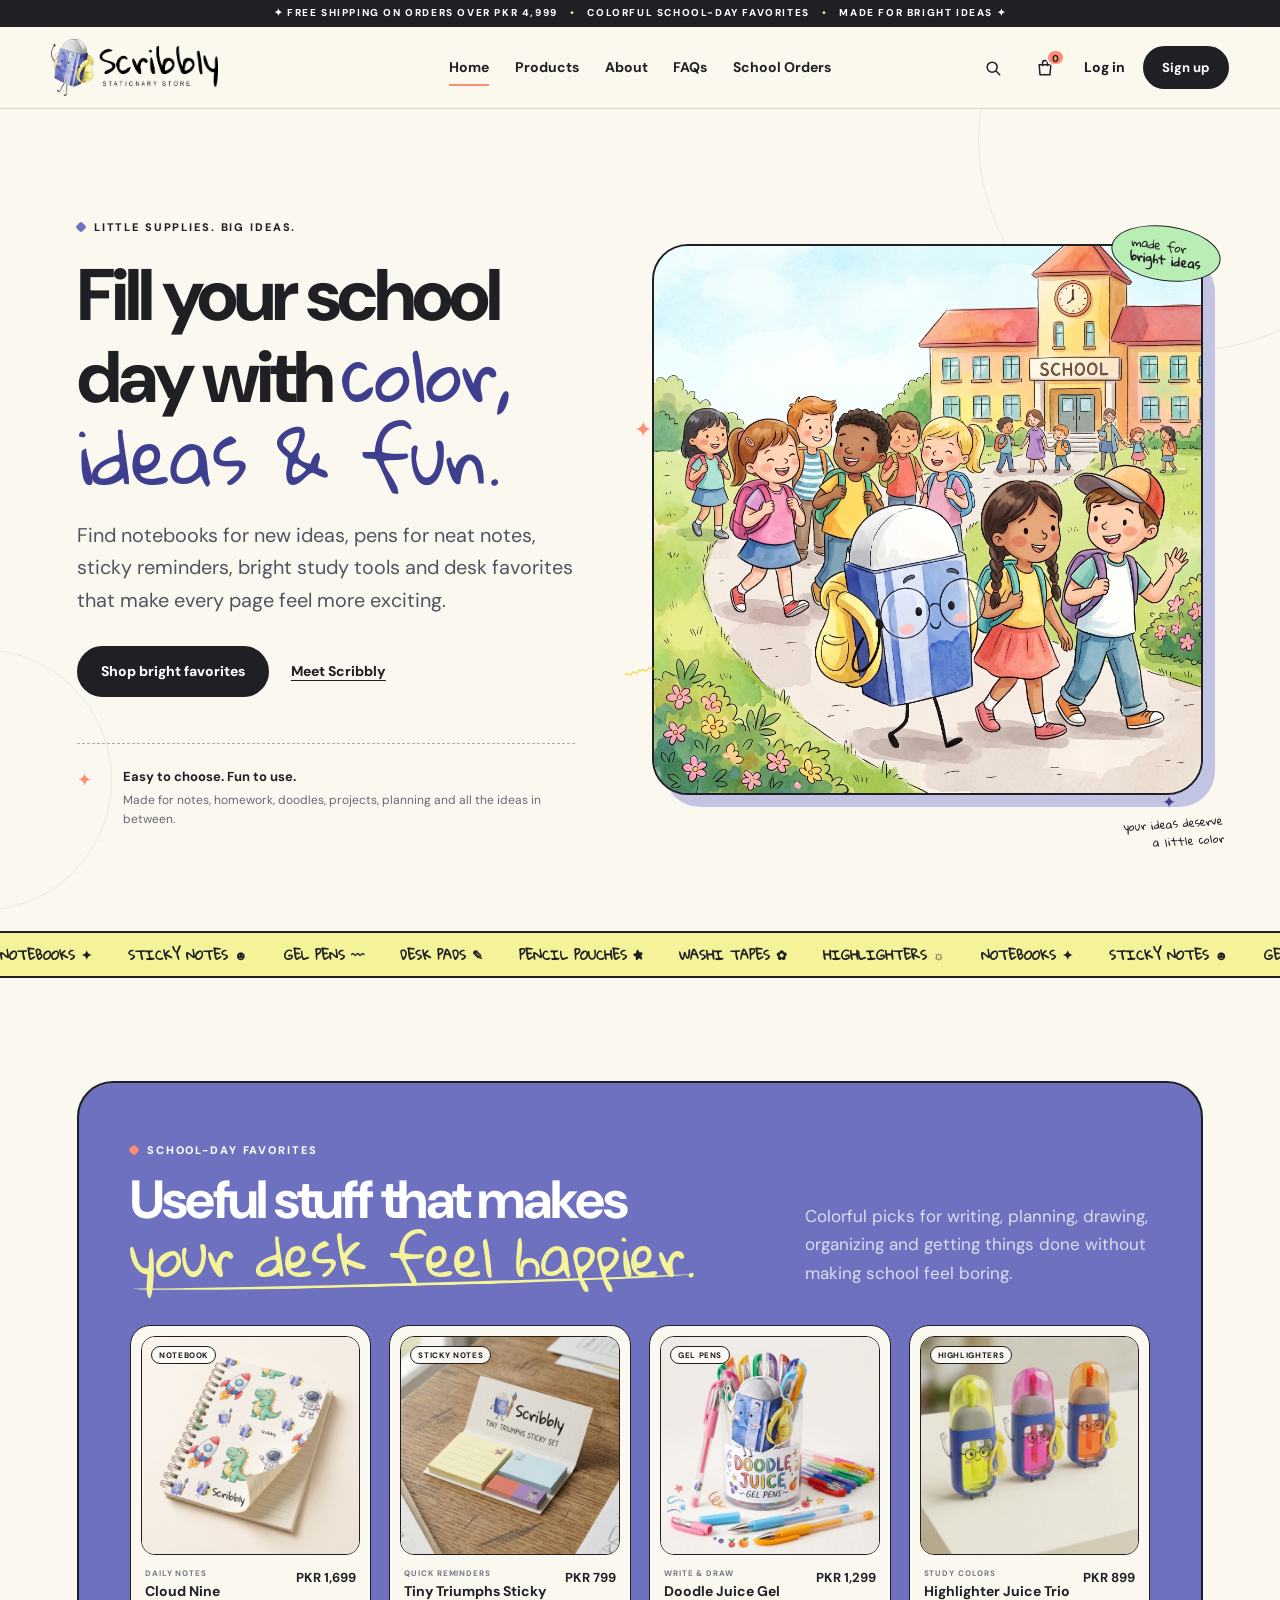
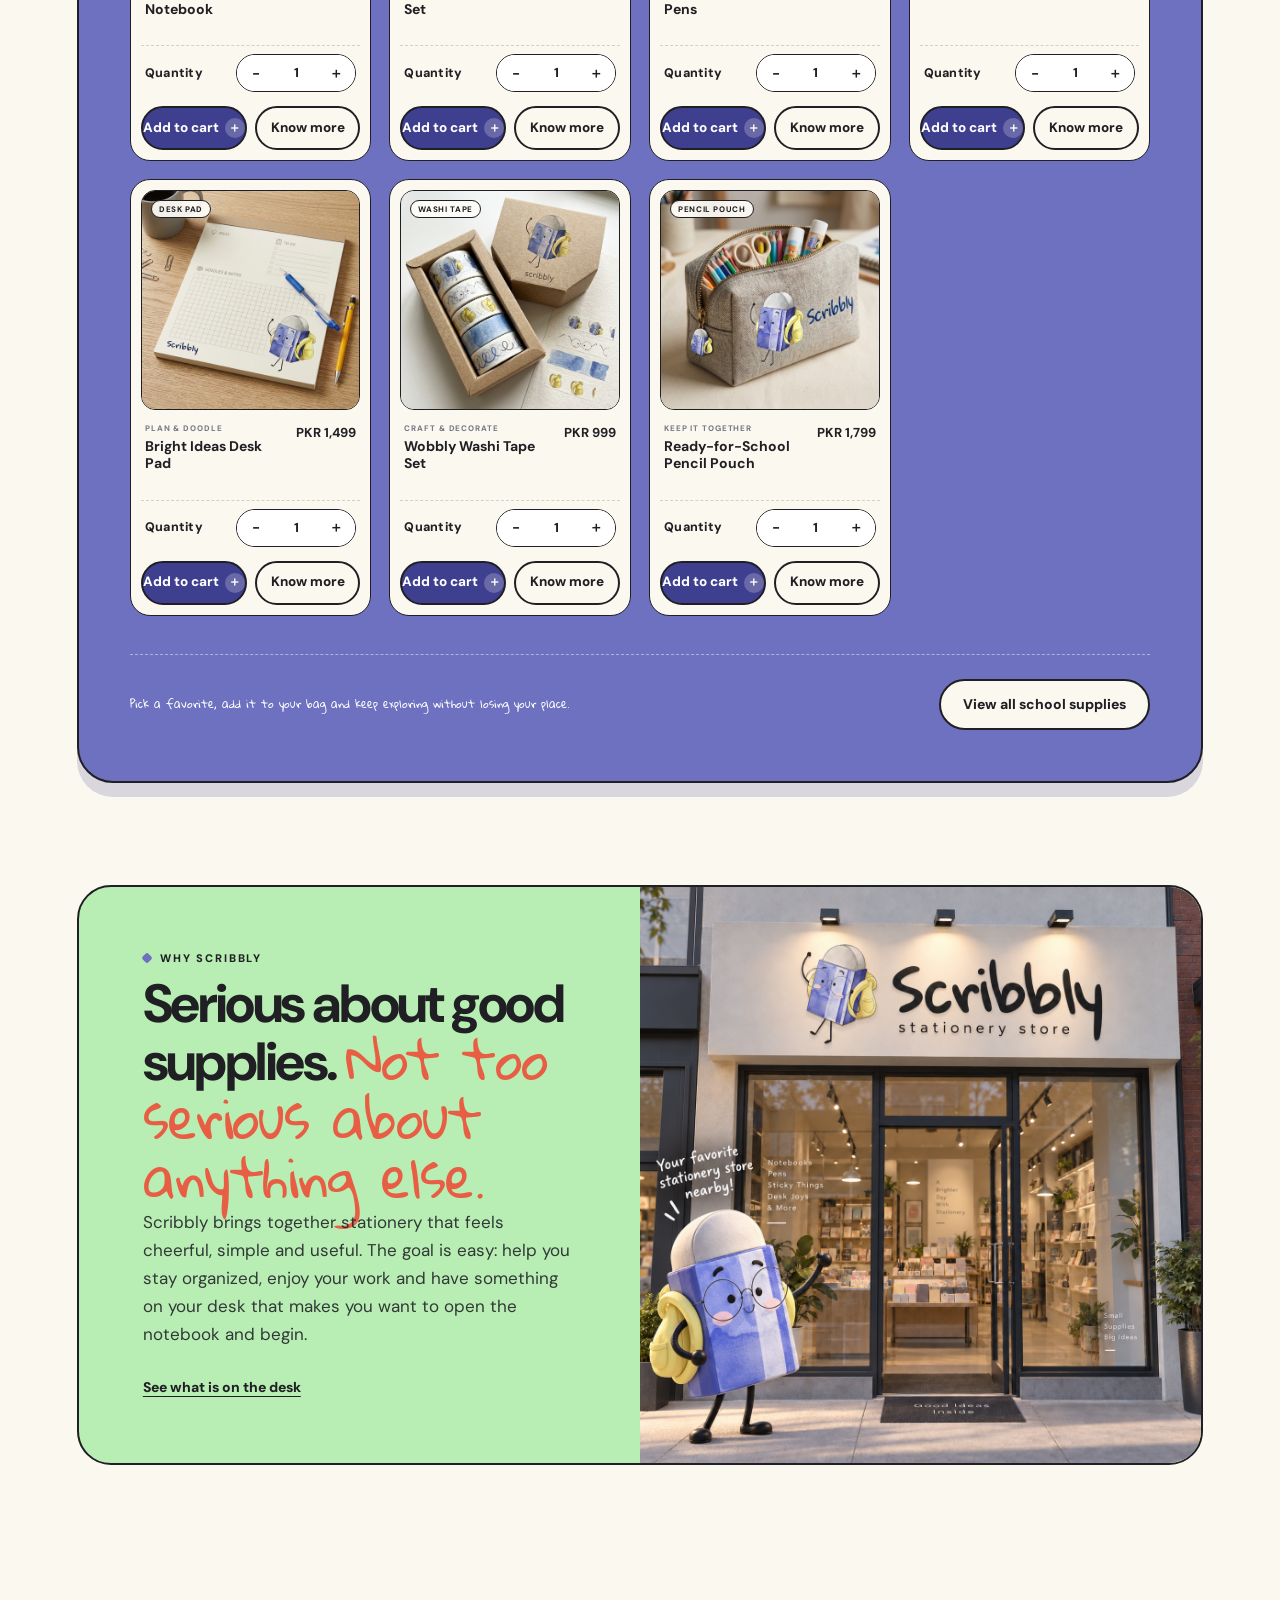
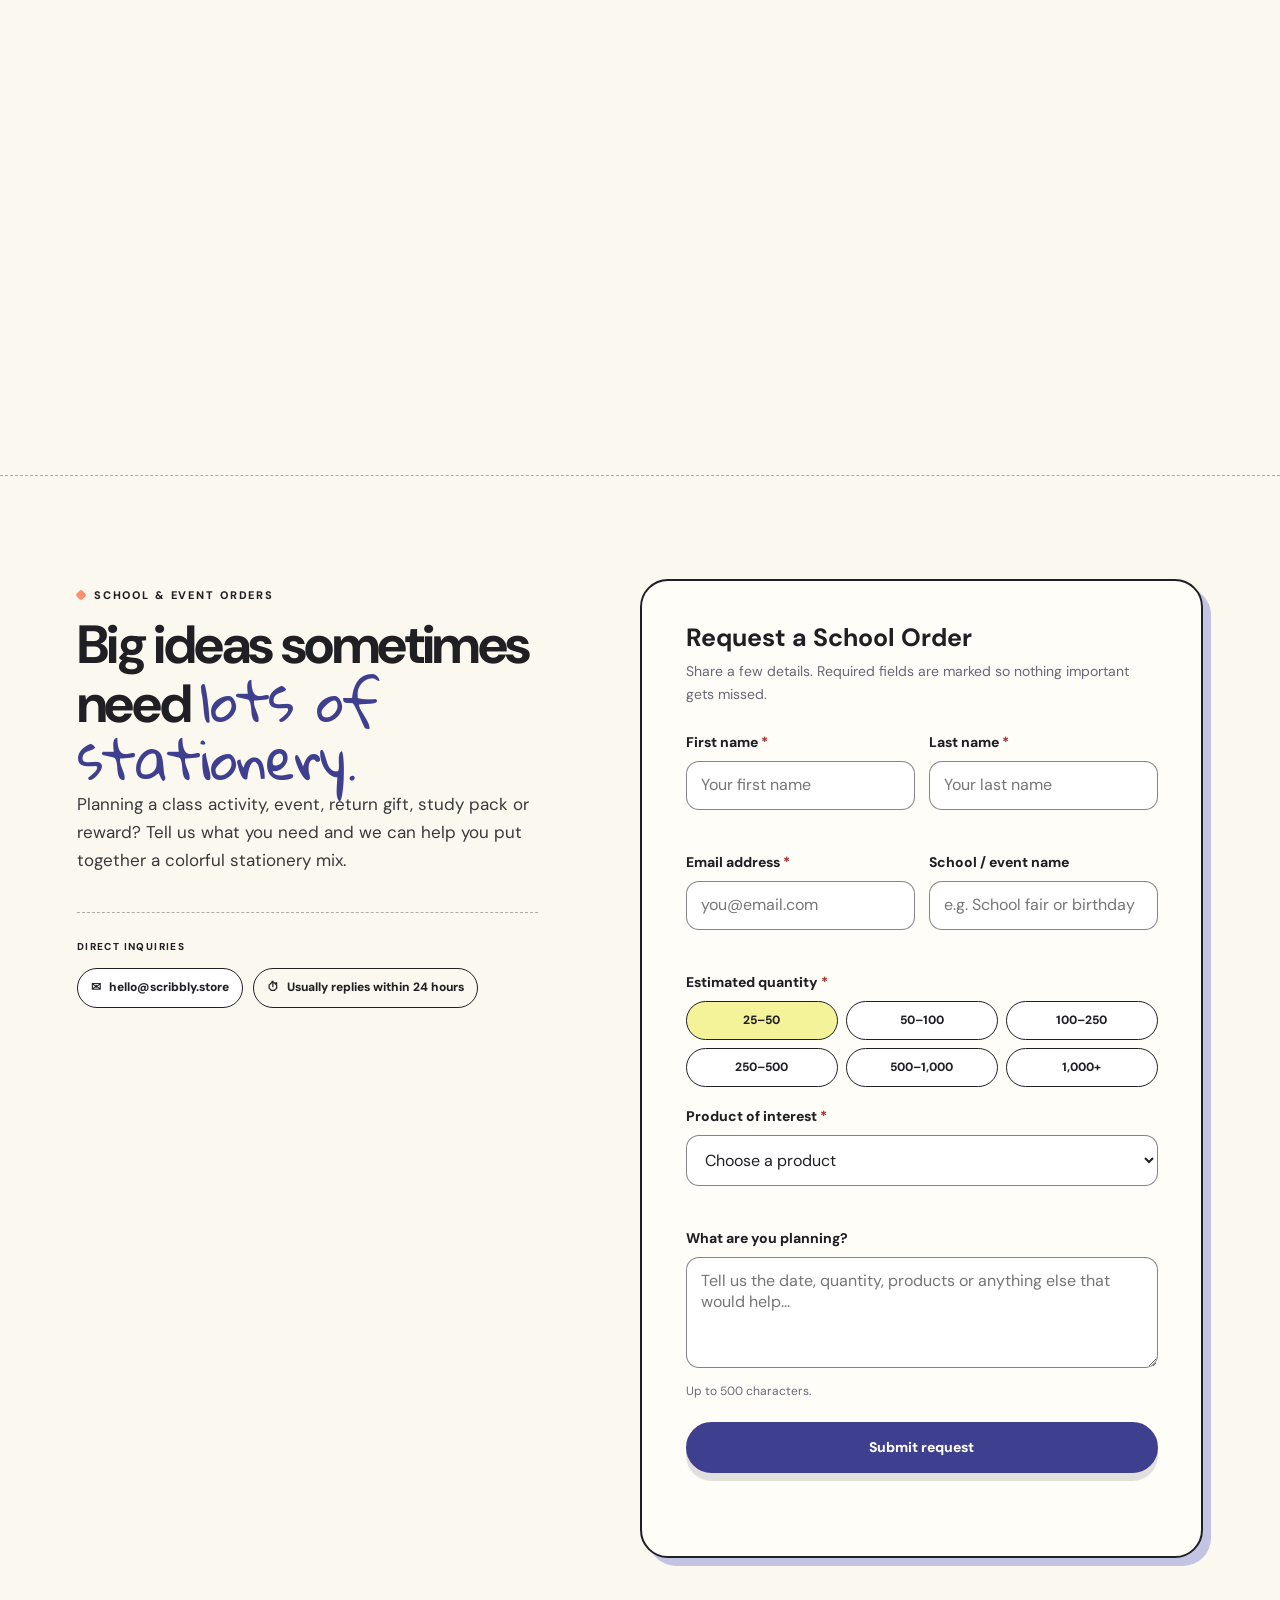
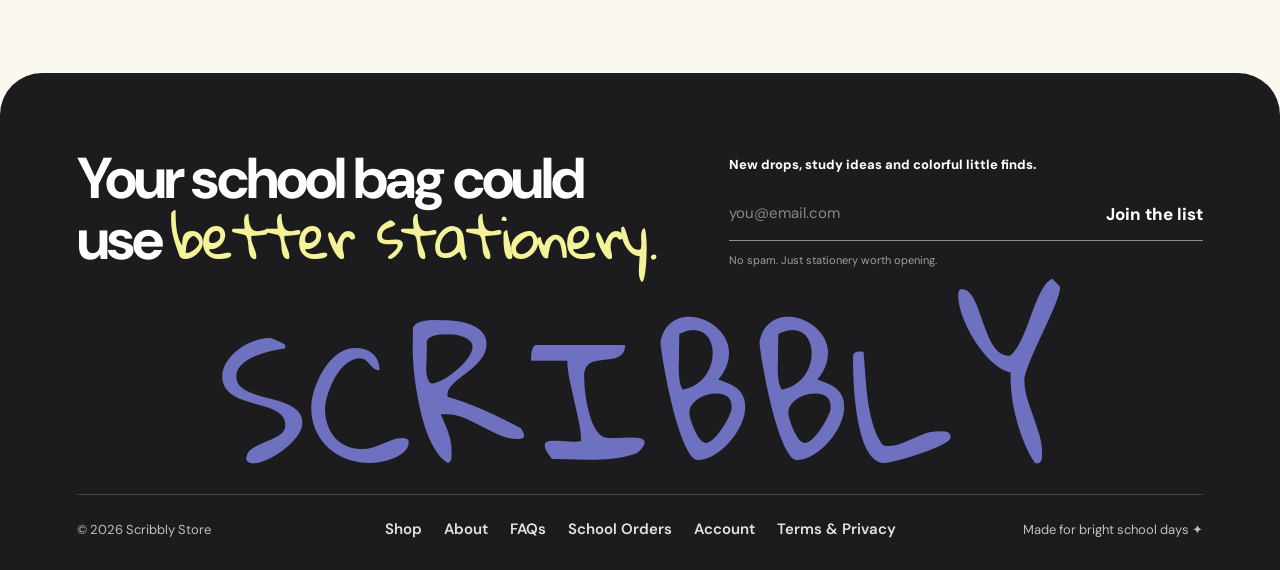
<file: index.html>
<!DOCTYPE html>
<html lang="en">

<head>
  <meta charset="UTF-8">
  <meta name="viewport" content="width=device-width, initial-scale=1.0">
  <meta name="theme-color" content="#6d71bf">
  <link rel="icon" type="image/png" href="img/favicon.png">
  <link rel="shortcut icon" href="favicon.ico">
  <link rel="preconnect" href="https://fonts.googleapis.com">
  <link rel="preconnect" href="https://fonts.gstatic.com" crossorigin>
  <link
    href="https://fonts.googleapis.com/css2?family=DM+Sans:wght@400;500;600;700;800&family=Gloria+Hallelujah&display=swap"
    rel="stylesheet">
  <link rel="stylesheet" href="styles.css">
  <meta name="description"
    content="Scribbly brings colorful notebooks, pens, sticky notes and school-day essentials that make learning, organizing and creating more fun.">
  <title>Scribbly — Bright Stationery for School Days</title>
</head>

<body>
  <div class="grain" aria-hidden="true"></div>
  <a class="skip-link" href="#mainContent">Skip to main content</a>
  <div class="announcement">✦ FREE SHIPPING ON ORDERS OVER PKR 4,999 <span>•</span> COLORFUL SCHOOL-DAY FAVORITES
    <span>•</span> MADE FOR BRIGHT IDEAS ✦</div>
  <header class="site-header">
    <a class="brand" href="index.html" aria-label="Scribbly home"><img src="img/logo-header.png"
        alt="Scribbly stationery store" class="brand-logo"></a>
    <nav class="main-nav" id="mainNav" aria-label="Primary navigation"><a class="active" aria-current="page"
        href="index.html">Home</a><a href="products.html">Products</a><a href="index.html#about">About</a><a
        href="index.html#faq">FAQs</a><a href="index.html#bulk">School Orders</a></nav>
    <div class="header-actions">
      <button class="icon-btn header-search" data-search-open aria-label="Search products"><svg viewBox="0 0 24 24"
          aria-hidden="true">
          <circle cx="11" cy="11" r="6"></circle>
          <path d="m16 16 4 4"></path>
        </svg></button>
      <a class="icon-btn bag-btn header-bag" href="cart.html" aria-label="Open shopping bag"><svg viewBox="0 0 24 24"
          aria-hidden="true">
          <path d="M5 8h14l-1 12H6L5 8Z"></path>
          <path d="M9 9V6a3 3 0 0 1 6 0v3"></path>
        </svg><span data-bag-count>0</span></a>
      <a class="login-link" href="login.html" data-auth="guest">Log in</a>
      <a class="btn btn-dark btn-small" href="signup.html" data-auth="guest">Sign up</a>
      <a class="login-link member-link" href="dashboard.html" data-auth="member" hidden>Dashboard</a>
      <button class="btn btn-dark btn-small logout-btn" type="button" data-auth="member" data-logout hidden>Log
        out</button>
    </div>
    <button class="menu-toggle" type="button" data-menu-toggle aria-label="Open navigation" aria-controls="mainNav"
      aria-expanded="false"><span></span><span></span></button>
  </header>
  <main id="mainContent">
    <section class="hero section-pad" id="home">
      <div class="hero-copy reveal">
        <div class="eyebrow"><span class="dot"></span> LITTLE SUPPLIES. BIG IDEAS.</div>
        <h1>Fill your school day with <span class="scribble-word">color, ideas & fun.</span></h1>
        <p>Find notebooks for new ideas, pens for neat notes, sticky reminders, bright study tools and desk favorites
          that make every page feel more exciting.</p>
        <div class="hero-actions"><a class="btn btn-dark magnetic" href="products.html">Shop bright favorites</a><a
            class="text-link" href="#about">Meet Scribbly</a></div>
        <div class="hero-note"><span class="mini-star">✦</span>
          <div><b>Easy to choose. Fun to use.</b><small>Made for notes, homework, doodles, projects, planning and all
              the ideas in between.</small></div>
        </div>
      </div>
      <div class="hero-art reveal" aria-label="Scribbly mascot with students outside school">
        <div class="hero-img-container"><img src="img/right sdie image updated.jpg"
            alt="Students outside school with the Scribbly mascot" class="hero-character-img"></div>
        <div class="sticker sticker-green">made for<br><b>bright ideas</b></div>
        <div class="spark s1">✦</div>
        <div class="spark s2">✦</div>
        <div class="wiggle wiggle-yellow">〰〰</div>
        <div class="hand-note">your ideas deserve<br>a little color</div>
      </div>
    </section>
    <div class="marquee" aria-hidden="true">
      <div class="marquee-track"><span>NOTEBOOKS ✦</span><span>STICKY NOTES ☻</span><span>GEL PENS 〰</span><span>DESK
          PADS ✎</span><span>PENCIL POUCHES ★</span><span>WASHI TAPES ✿</span><span>HIGHLIGHTERS ☼</span><span>NOTEBOOKS
          ✦</span><span>STICKY NOTES ☻</span><span>GEL PENS 〰</span><span>DESK PADS ✎</span><span>PENCIL POUCHES
          ★</span><span>WASHI TAPES ✿</span><span>HIGHLIGHTERS ☼</span></div>
    </div>
    <section class="products-section section-pad" id="products">
      <div class="products-card reveal">
        <div class="section-heading">
          <div><span class="eyebrow"><span class="dot orange"></span> SCHOOL-DAY FAVORITES</span>
            <h2>Useful stuff that makes <span class="scribble-underline">your desk feel happier.</span></h2>
          </div>
          <p>Colorful picks for writing, planning, drawing, organizing and getting things done without making school
            feel boring.</p>
        </div>
        <div class="product-grid">
          <article class="product-card reveal" data-product-id="cloud-nine-notebook"
            data-product-name="Cloud Nine Notebook" data-category="notebook">
            <a class="product-media" href="product.html?id=cloud-nine-notebook"
              aria-label="View Cloud Nine Notebook"><span class="badge">NOTEBOOK</span><img src="img/notebook.jpg"
                alt="Cloud Nine Notebook" class="product-image"></a>
            <div class="product-info">
              <div><small>DAILY NOTES</small>
                <h3><a href="product.html?id=cloud-nine-notebook">Cloud Nine Notebook</a></h3>
              </div><b>PKR 1,699</b>
            </div>
            <div class="card-qty-row">
              <span class="card-qty-label">Quantity</span>
              <div class="quantity-control card-qty-control">
                <button type="button" data-card-qty-minus aria-label="Decrease quantity">−</button>
                <output data-card-qty aria-live="polite">1</output>
                <button type="button" data-card-qty-plus aria-label="Increase quantity">＋</button>
              </div>
            </div>
            <div class="product-actions">
              <button class="add-btn" type="button" data-add-to-cart="cloud-nine-notebook"><span>Add to cart</span><strong aria-hidden="true">＋</strong></button>
              <a class="know-more-btn" href="product.html?id=cloud-nine-notebook"><span>Know more</span></a>
            </div>
          </article>
          <article class="product-card reveal" data-product-id="tiny-triumphs-sticky-set"
            data-product-name="Tiny Triumphs Sticky Set" data-category="sticky-notes">
            <a class="product-media" href="product.html?id=tiny-triumphs-sticky-set"
              aria-label="View Tiny Triumphs Sticky Set"><span class="badge">STICKY NOTES</span><img
                src="img/sticky set.png" alt="Tiny Triumphs Sticky Set" class="product-image"></a>
            <div class="product-info">
              <div><small>QUICK REMINDERS</small>
                <h3><a href="product.html?id=tiny-triumphs-sticky-set">Tiny Triumphs Sticky Set</a></h3>
              </div><b>PKR 799</b>
            </div>
            <div class="card-qty-row">
              <span class="card-qty-label">Quantity</span>
              <div class="quantity-control card-qty-control">
                <button type="button" data-card-qty-minus aria-label="Decrease quantity">−</button>
                <output data-card-qty aria-live="polite">1</output>
                <button type="button" data-card-qty-plus aria-label="Increase quantity">＋</button>
              </div>
            </div>
            <div class="product-actions">
              <button class="add-btn" type="button" data-add-to-cart="tiny-triumphs-sticky-set"><span>Add to cart</span><strong aria-hidden="true">＋</strong></button>
              <a class="know-more-btn" href="product.html?id=tiny-triumphs-sticky-set"><span>Know more</span></a>
            </div>
          </article>
          <article class="product-card reveal" data-product-id="doodle-juice-gel-pens"
            data-product-name="Doodle Juice Gel Pens" data-category="gel-pens">
            <a class="product-media" href="product.html?id=doodle-juice-gel-pens"
              aria-label="View Doodle Juice Gel Pens"><span class="badge">GEL PENS</span><img src="img/gel pens.png"
                alt="Doodle Juice Gel Pens" class="product-image"></a>
            <div class="product-info">
              <div><small>WRITE & DRAW</small>
                <h3><a href="product.html?id=doodle-juice-gel-pens">Doodle Juice Gel Pens</a></h3>
              </div><b>PKR 1,299</b>
            </div>
            <div class="card-qty-row">
              <span class="card-qty-label">Quantity</span>
              <div class="quantity-control card-qty-control">
                <button type="button" data-card-qty-minus aria-label="Decrease quantity">−</button>
                <output data-card-qty aria-live="polite">1</output>
                <button type="button" data-card-qty-plus aria-label="Increase quantity">＋</button>
              </div>
            </div>
            <div class="product-actions">
              <button class="add-btn" type="button" data-add-to-cart="doodle-juice-gel-pens"><span>Add to cart</span><strong aria-hidden="true">＋</strong></button>
              <a class="know-more-btn" href="product.html?id=doodle-juice-gel-pens"><span>Know more</span></a>
            </div>
          </article>
          <article class="product-card reveal" data-product-id="highlighter-juice-trio"
            data-product-name="Highlighter Juice Trio" data-category="highlighters">
            <a class="product-media" href="product.html?id=highlighter-juice-trio"
              aria-label="View Highlighter Juice Trio"><span class="badge">HIGHLIGHTERS</span><img
                src="img/highlighters.png" alt="Highlighter Juice Trio" class="product-image"></a>
            <div class="product-info">
              <div><small>STUDY COLORS</small>
                <h3><a href="product.html?id=highlighter-juice-trio">Highlighter Juice Trio</a></h3>
              </div><b>PKR 899</b>
            </div>
            <div class="card-qty-row">
              <span class="card-qty-label">Quantity</span>
              <div class="quantity-control card-qty-control">
                <button type="button" data-card-qty-minus aria-label="Decrease quantity">−</button>
                <output data-card-qty aria-live="polite">1</output>
                <button type="button" data-card-qty-plus aria-label="Increase quantity">＋</button>
              </div>
            </div>
            <div class="product-actions">
              <button class="add-btn" type="button" data-add-to-cart="highlighter-juice-trio"><span>Add to cart</span><strong aria-hidden="true">＋</strong></button>
              <a class="know-more-btn" href="product.html?id=highlighter-juice-trio"><span>Know more</span></a>
            </div>
          </article>
          <article class="product-card reveal" data-product-id="bright-ideas-desk-pad"
            data-product-name="Bright Ideas Desk Pad" data-category="desk-pad">
            <a class="product-media" href="product.html?id=bright-ideas-desk-pad"
              aria-label="View Bright Ideas Desk Pad"><span class="badge">DESK PAD</span><img src="img/pad.png"
                alt="Bright Ideas Desk Pad" class="product-image"></a>
            <div class="product-info">
              <div><small>PLAN & DOODLE</small>
                <h3><a href="product.html?id=bright-ideas-desk-pad">Bright Ideas Desk Pad</a></h3>
              </div><b>PKR 1,499</b>
            </div>
            <div class="card-qty-row">
              <span class="card-qty-label">Quantity</span>
              <div class="quantity-control card-qty-control">
                <button type="button" data-card-qty-minus aria-label="Decrease quantity">−</button>
                <output data-card-qty aria-live="polite">1</output>
                <button type="button" data-card-qty-plus aria-label="Increase quantity">＋</button>
              </div>
            </div>
            <div class="product-actions">
              <button class="add-btn" type="button" data-add-to-cart="bright-ideas-desk-pad"><span>Add to cart</span><strong aria-hidden="true">＋</strong></button>
              <a class="know-more-btn" href="product.html?id=bright-ideas-desk-pad"><span>Know more</span></a>
            </div>
          </article>
          <article class="product-card reveal" data-product-id="wobbly-washi-tape-set"
            data-product-name="Wobbly Washi Tape Set" data-category="washi-tape">
            <a class="product-media" href="product.html?id=wobbly-washi-tape-set"
              aria-label="View Wobbly Washi Tape Set"><span class="badge">WASHI TAPE</span><img src="img/tape sets.png"
                alt="Wobbly Washi Tape Set" class="product-image"></a>
            <div class="product-info">
              <div><small>CRAFT & DECORATE</small>
                <h3><a href="product.html?id=wobbly-washi-tape-set">Wobbly Washi Tape Set</a></h3>
              </div><b>PKR 999</b>
            </div>
            <div class="card-qty-row">
              <span class="card-qty-label">Quantity</span>
              <div class="quantity-control card-qty-control">
                <button type="button" data-card-qty-minus aria-label="Decrease quantity">−</button>
                <output data-card-qty aria-live="polite">1</output>
                <button type="button" data-card-qty-plus aria-label="Increase quantity">＋</button>
              </div>
            </div>
            <div class="product-actions">
              <button class="add-btn" type="button" data-add-to-cart="wobbly-washi-tape-set"><span>Add to cart</span><strong aria-hidden="true">＋</strong></button>
              <a class="know-more-btn" href="product.html?id=wobbly-washi-tape-set"><span>Know more</span></a>
            </div>
          </article>
          <article class="product-card reveal" data-product-id="ready-for-school-pencil-pouch"
            data-product-name="Ready-for-School Pencil Pouch" data-category="pencil-pouch">
            <a class="product-media" href="product.html?id=ready-for-school-pencil-pouch"
              aria-label="View Ready-for-School Pencil Pouch"><span class="badge">PENCIL POUCH</span><img
                src="img/pouch.png" alt="Ready-for-School Pencil Pouch" class="product-image"></a>
            <div class="product-info">
              <div><small>KEEP IT TOGETHER</small>
                <h3><a href="product.html?id=ready-for-school-pencil-pouch">Ready-for-School Pencil Pouch</a></h3>
              </div><b>PKR 1,799</b>
            </div>
            <div class="card-qty-row">
              <span class="card-qty-label">Quantity</span>
              <div class="quantity-control card-qty-control">
                <button type="button" data-card-qty-minus aria-label="Decrease quantity">−</button>
                <output data-card-qty aria-live="polite">1</output>
                <button type="button" data-card-qty-plus aria-label="Increase quantity">＋</button>
              </div>
            </div>
            <div class="product-actions">
              <button class="add-btn" type="button" data-add-to-cart="ready-for-school-pencil-pouch"><span>Add to cart</span><strong aria-hidden="true">＋</strong></button>
              <a class="know-more-btn" href="product.html?id=ready-for-school-pencil-pouch"><span>Know more</span></a>
            </div>
          </article>
        </div>
        <div class="product-footer">
          <p>Pick a favorite, add it to your bag and keep exploring without losing your place.</p><a
            class="btn btn-cream" href="products.html">View all school supplies</a>
        </div>
      </div>
    </section>
    <section class="about section-pad" id="about">
      <div class="about-card reveal">
        <div class="about-copy"><span class="eyebrow"><span class="dot"></span> WHY SCRIBBLY</span>
          <h2>Serious about good supplies. <span class="scribble-word orange-text">Not too serious about anything else.</span></h2>
          <p>Scribbly brings together stationery that feels cheerful, simple and useful. The goal is easy: help you stay
            organized, enjoy your work and have something on your desk that makes you want to open the notebook and
            begin.</p><a class="text-link" href="products.html">See what is on the desk</a>
        </div>
        <div class="about-visual"><img src="img/about image right side.png"
            alt="Scribbly stationery store with mascot outside" class="about-image"></div>
      </div>
    </section>
    <section class="faq section-pad" id="faq">
      <div class="faq-intro reveal"><span class="eyebrow"><span class="dot orange"></span> ASK AWAY</span>
        <h2>Questions, <span class="scribble-underline">scribbles & answers.</span></h2>
        <p>Need a quick answer before you choose your stationery? Start here, or send us a message if you need more
          help.</p><a class="btn btn-dark" href="mailto:hello@scribbly.store">Ask Scribbly</a>
      </div>
      <div class="faq-list reveal">
        <article class="faq-item open"><button type="button" aria-expanded="true"><span>01</span><b>Do you deliver
              across Pakistan?</b><i>−</i></button>
          <div class="faq-answer">
            <p>Yes. We deliver to major cities and many other areas across Pakistan. Delivery charges and estimated
              timing are shown before an order is confirmed.</p>
          </div>
        </article>
        <article class="faq-item"><button type="button" aria-expanded="false"><span>02</span><b>Are these supplies easy
              to use every day?</b><i>＋</i></button>
          <div class="faq-answer">
            <p>Yes. They are picked for everyday writing, homework, projects, drawing, planning and organizing, with
              simple designs that are easy to understand.</p>
          </div>
        </article>
        <article class="faq-item"><button type="button" aria-expanded="false"><span>03</span><b>Can I send Scribbly as a
              gift?</b><i>＋</i></button>
          <div class="faq-answer">
            <p>Yes. Scribbly works well as a birthday, reward or school-day surprise. A short note can make it feel even
              more special.</p>
          </div>
        </article>
        <article class="faq-item"><button type="button" aria-expanded="false"><span>04</span><b>What if something
              arrives damaged?</b><i>＋</i></button>
          <div class="faq-answer">
            <p>Send us your order details and a clear photo. We will explain the next step clearly so you are never left
              wondering what to do.</p>
          </div>
        </article>
      </div>
    </section>
    <section class="bulk-section section-pad" id="bulk">
      <div class="bulk-wrap reveal">
        <div class="bulk-info"><span class="eyebrow"><span class="dot orange"></span> SCHOOL & EVENT ORDERS</span>
          <h2>Big ideas sometimes need <span class="scribble-word">lots of stationery.</span></h2>
          <p>Planning a class activity, event, return gift, study pack or reward? Tell us what you need and we can help
            you put together a colorful stationery mix.</p>
          <div class="direct-contact" id="contact"><span class="direct-title">Direct inquiries</span>
            <div class="contact-chips"><a href="mailto:hello@scribbly.store" class="contact-chip"><span>✉</span>
                hello@scribbly.store</a><span class="contact-chip note"><span>⏱</span> Usually replies within 24
                hours</span></div>
          </div>
        </div>
        <div class="bulk-form-card">
          <div class="bulk-form-header">
            <h3>Request a School Order</h3>
            <p>Share a few details. Required fields are marked so nothing important gets missed.</p>
          </div>
          <form class="bulk-form" id="bulkForm" novalidate>
            <div class="form-grid-2">
              <div class="input-field"><label for="bulkFirstName">First name <span class="req">*</span></label><input
                  type="text" id="bulkFirstName" name="firstName" placeholder="Your first name"
                  autocomplete="given-name" required><small class="field-error" data-error-for="bulkFirstName"></small>
              </div>
              <div class="input-field"><label for="bulkLastName">Last name <span class="req">*</span></label><input
                  type="text" id="bulkLastName" name="lastName" placeholder="Your last name" autocomplete="family-name"
                  required><small class="field-error" data-error-for="bulkLastName"></small></div>
            </div>
            <div class="form-grid-2">
              <div class="input-field"><label for="bulkEmail">Email address <span class="req">*</span></label><input
                  type="email" id="bulkEmail" name="email" placeholder="you@email.com" autocomplete="email"
                  required><small class="field-error" data-error-for="bulkEmail"></small></div>
              <div class="input-field"><label for="bulkCompany">School / event name</label><input type="text"
                  id="bulkCompany" name="company" placeholder="e.g. School fair or birthday"></div>
            </div>
            <div class="input-field"><label>Estimated quantity <span class="req">*</span></label>
              <div class="qty-pills" id="qtyPills"><button type="button" class="qty-pill active" data-qty="25–50"
                  aria-pressed="true">25–50</button><button type="button" class="qty-pill" data-qty="50–100"
                  aria-pressed="false">50–100</button><button type="button" class="qty-pill" data-qty="100–250"
                  aria-pressed="false">100–250</button><button type="button" class="qty-pill" data-qty="250–500"
                  aria-pressed="false">250–500</button><button type="button" class="qty-pill" data-qty="500–1,000"
                  aria-pressed="false">500–1,000</button><button type="button" class="qty-pill" data-qty="1,000+"
                  aria-pressed="false">1,000+</button></div>
            </div>
            <div class="input-field"><label for="bulkProduct">Product of interest <span
                  class="req">*</span></label><select id="bulkProduct" required>
                <option value="">Choose a product</option>
                <option>Cloud Nine Notebooks</option>
                <option>Doodle Juice Gel Pens</option>
                <option>Tiny Triumphs Sticky Sets</option>
                <option>Highlighter Juice Trios</option>
                <option>Mixed Stationery Bundle</option>
              </select><small class="field-error" data-error-for="bulkProduct"></small></div>
            <div class="input-field"><label for="bulkNotes">What are you planning?</label><textarea id="bulkNotes"
                rows="4" maxlength="500"
                placeholder="Tell us the date, quantity, products or anything else that would help..."></textarea><small
                class="helper-text">Up to 500 characters.</small></div>
            <button type="submit" class="btn btn-primary bulk-submit">Submit request</button>
            <p class="form-status" data-bulk-status aria-live="polite"></p>
          </form>
        </div>
      </div>
    </section>
  </main>
  <footer class="site-footer">
    <div class="footer-top">
      <div class="footer-copy">
        <h2>Your school bag could use <span>better stationery.</span></h2>
      </div>
      <form class="newsletter" data-newsletter-form novalidate>
        <label for="footerEmail">New drops, study ideas and colorful little finds.</label>
        <div><input id="footerEmail" name="email" type="email" placeholder="you@email.com" autocomplete="email"
            required><button type="submit">Join the list</button></div>
        <small data-newsletter-msg>No spam. Just stationery worth opening.</small>
      </form>
    </div>
    <div class="footer-word" aria-hidden="true">SCRIBBLY</div>
    <div class="footer-bottom"><span>© 2026 Scribbly Store</span>
      <div><a href="products.html">Shop</a><a href="index.html#about">About</a><a href="index.html#faq">FAQs</a><a
          href="index.html#bulk">School Orders</a><a
          href="dashboard.html">Account</a><a
          href="terms.html">Terms & Privacy</a></div><span>Made for bright school days ✦</span>
    </div>
  </footer>
  <div class="search-overlay" data-search-overlay aria-hidden="true">
    <button class="search-close" type="button" data-search-close aria-label="Close search">×</button>
    <div class="search-box"><span>search scribbly</span><label class="sr-only" for="globalSearch">Search
        products</label><input id="globalSearch" data-search-input type="search" placeholder="Try “notebook”...">
      <p data-search-hint>Popular: notebook, gel pens, sticky notes, pouch</p><a class="text-link search-all-link"
        href="products.html">Browse all products</a>
    </div>
  </div>
  <div class="toast" data-toast role="status" aria-live="polite"><span data-toast-message>Done ✦</span><button
      type="button" data-toast-action hidden>Undo</button></div>
  <script src="script.js"></script>
</body>

</html>
</file>
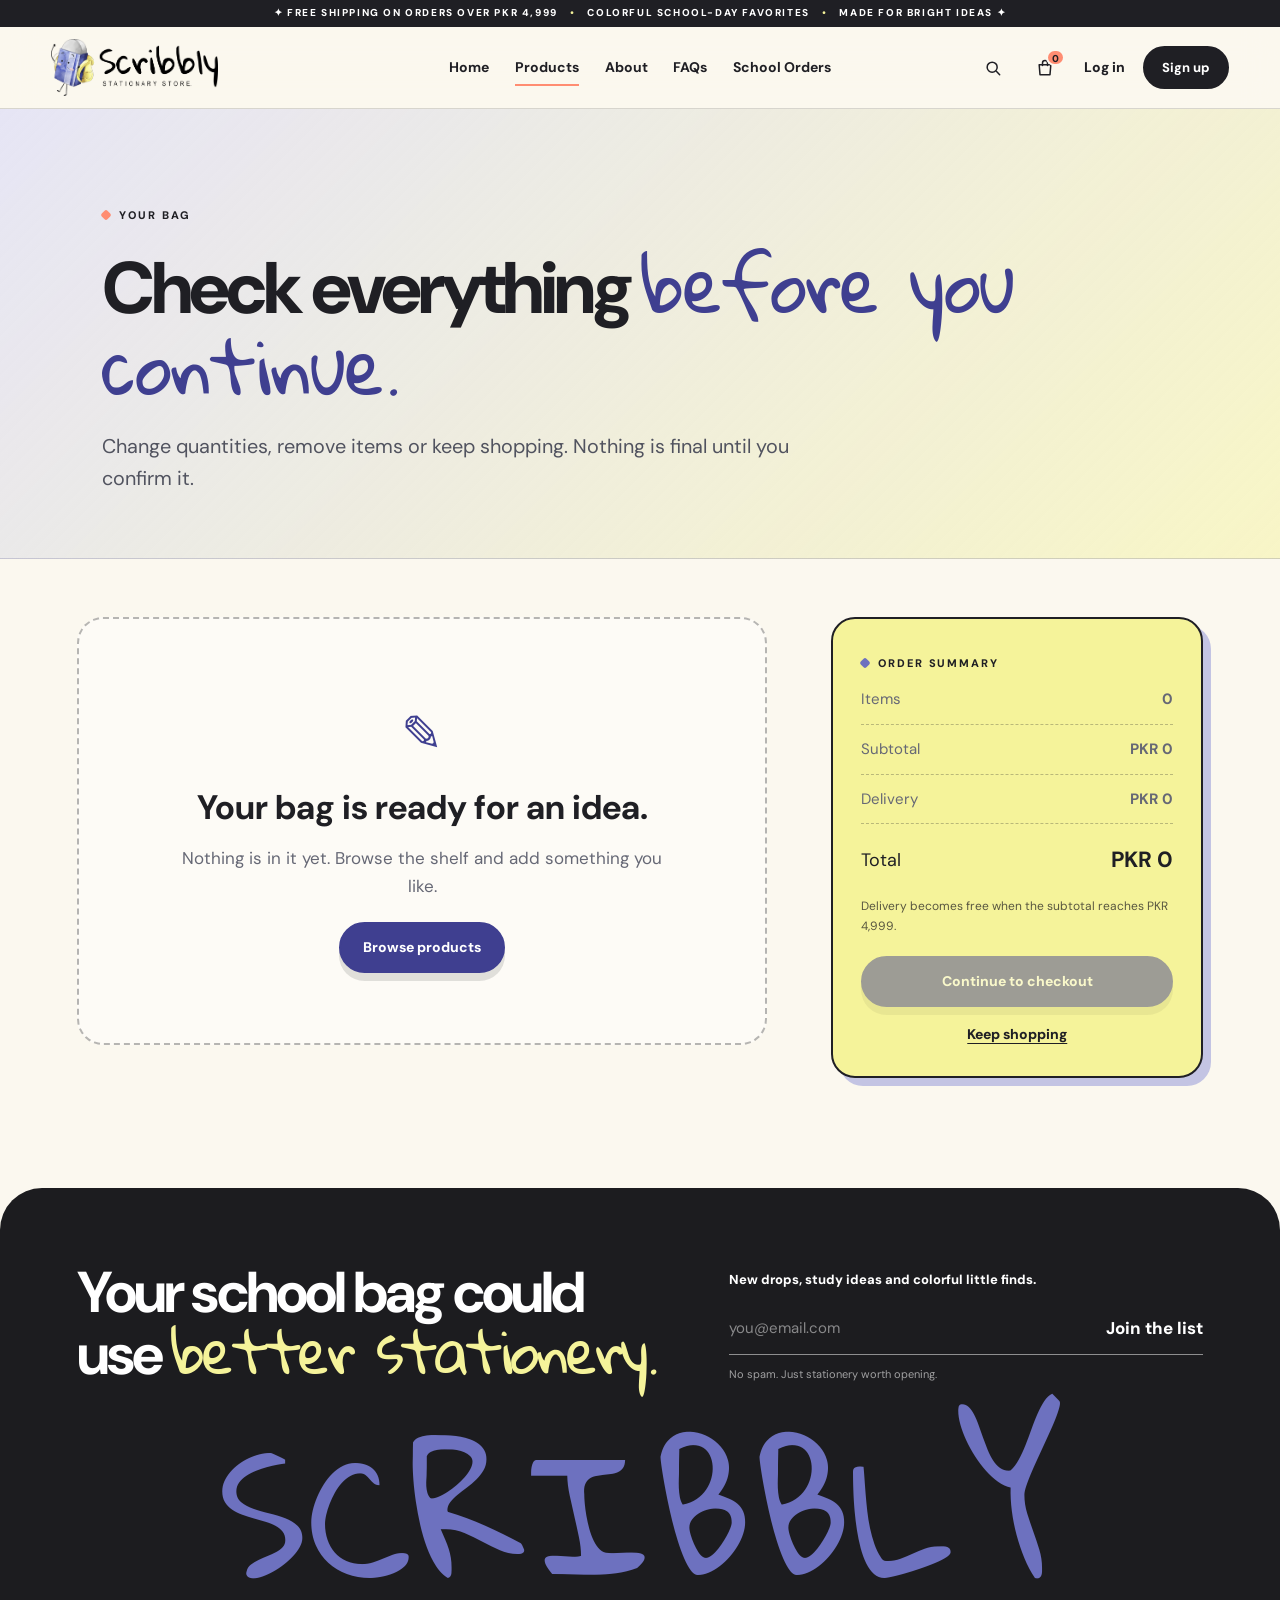
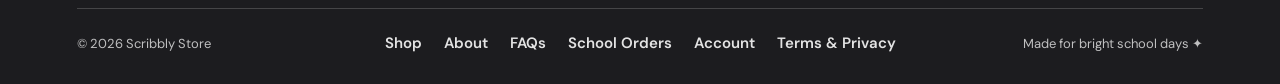
<file: cart.html>
<!DOCTYPE html><html lang="en"><head><meta charset="UTF-8">
  <meta name="viewport" content="width=device-width, initial-scale=1.0">
  <meta name="theme-color" content="#6d71bf">
  <link rel="icon" type="image/png" href="img/favicon.png">
  <link rel="shortcut icon" href="favicon.ico">
  <link rel="preconnect" href="https://fonts.googleapis.com">
  <link rel="preconnect" href="https://fonts.gstatic.com" crossorigin>
  <link href="https://fonts.googleapis.com/css2?family=DM+Sans:wght@400;500;600;700;800&family=Gloria+Hallelujah&display=swap" rel="stylesheet">
  <link rel="stylesheet" href="styles.css"><meta name="description" content="Review and update your Scribbly shopping bag."><title>Your Bag — Scribbly</title></head><body><div class="grain" aria-hidden="true"></div><a class="skip-link" href="#mainContent">Skip to main content</a>
  <div class="announcement">✦ FREE SHIPPING ON ORDERS OVER PKR 4,999 <span>•</span> COLORFUL SCHOOL-DAY FAVORITES <span>•</span> MADE FOR BRIGHT IDEAS ✦</div>
  <header class="site-header">
    <a class="brand" href="index.html" aria-label="Scribbly home"><img src="img/logo-header.png" alt="Scribbly stationery store" class="brand-logo"></a>
    <nav class="main-nav" id="mainNav" aria-label="Primary navigation"><a  href="index.html">Home</a><a class="active" aria-current="page" href="products.html">Products</a><a  href="index.html#about">About</a><a  href="index.html#faq">FAQs</a><a  href="index.html#bulk">School Orders</a></nav>
    <div class="header-actions">
      <button class="icon-btn header-search" data-search-open aria-label="Search products"><svg viewBox="0 0 24 24" aria-hidden="true"><circle cx="11" cy="11" r="6"></circle><path d="m16 16 4 4"></path></svg></button>
      <a class="icon-btn bag-btn header-bag" href="cart.html" aria-label="Open shopping bag"><svg viewBox="0 0 24 24" aria-hidden="true"><path d="M5 8h14l-1 12H6L5 8Z"></path><path d="M9 9V6a3 3 0 0 1 6 0v3"></path></svg><span data-bag-count>0</span></a>
      <a class="login-link" href="login.html" data-auth="guest">Log in</a>
      <a class="btn btn-dark btn-small" href="signup.html" data-auth="guest">Sign up</a>
      <a class="login-link member-link" href="dashboard.html" data-auth="member" hidden>Dashboard</a>
      <button class="btn btn-dark btn-small logout-btn" type="button" data-auth="member" data-logout hidden>Log out</button>
    </div>
    <button class="menu-toggle" type="button" data-menu-toggle aria-label="Open navigation" aria-controls="mainNav" aria-expanded="false"><span></span><span></span></button>
  </header><main id="mainContent" class="inner-main"><section class="page-hero mini-hero"><span class="eyebrow"><span class="dot orange"></span> YOUR BAG</span><h1>Check everything <span class="scribble-word">before you continue.</span></h1><p>Change quantities, remove items or keep shopping. Nothing is final until you confirm it.</p></section><section class="cart-layout section-pad"><div class="cart-list" data-cart-list></div><aside class="cart-summary" data-cart-summary><span class="eyebrow"><span class="dot"></span> ORDER SUMMARY</span><div class="summary-row"><span>Items</span><b data-summary-items>0</b></div><div class="summary-row"><span>Subtotal</span><b data-summary-subtotal>PKR 0</b></div><div class="summary-row"><span>Delivery</span><b data-summary-delivery>PKR 250</b></div><div class="summary-total"><span>Total</span><strong data-summary-total>PKR 250</strong></div><p class="summary-note">Delivery becomes free when the subtotal reaches PKR 4,999.</p><a class="btn btn-primary summary-cta" href="checkout.html" data-checkout-link>Continue to checkout</a><a class="text-link summary-shop" href="products.html">Keep shopping</a></aside></section></main><footer class="site-footer">
    <div class="footer-top">
      <div class="footer-copy"><h2>Your school bag could use <span>better stationery.</span></h2></div>
      <form class="newsletter" data-newsletter-form novalidate>
        <label for="footerEmail">New drops, study ideas and colorful little finds.</label>
        <div><input id="footerEmail" name="email" type="email" placeholder="you@email.com" autocomplete="email" required><button type="submit">Join the list</button></div>
        <small data-newsletter-msg>No spam. Just stationery worth opening.</small>
      </form>
    </div>
    <div class="footer-word" aria-hidden="true">SCRIBBLY</div>
    <div class="footer-bottom"><span>© 2026 Scribbly Store</span><div><a href="products.html">Shop</a><a href="index.html#about">About</a><a href="index.html#faq">FAQs</a><a href="index.html#bulk">School Orders</a><a href="dashboard.html">Account</a><a href="terms.html">Terms & Privacy</a></div><span>Made for bright school days ✦</span></div>
  </footer><div class="search-overlay" data-search-overlay aria-hidden="true">
    <button class="search-close" type="button" data-search-close aria-label="Close search">×</button>
    <div class="search-box"><span>search scribbly</span><label class="sr-only" for="globalSearch">Search products</label><input id="globalSearch" data-search-input type="search" placeholder="Try “notebook”..."><p data-search-hint>Popular: notebook, gel pens, sticky notes, pouch</p><a class="text-link search-all-link" href="products.html">Browse all products</a></div>
  </div>
  <div class="toast" data-toast role="status" aria-live="polite"><span data-toast-message>Done ✦</span><button type="button" data-toast-action hidden>Undo</button></div><script src="script.js"></script></body></html>
</file>
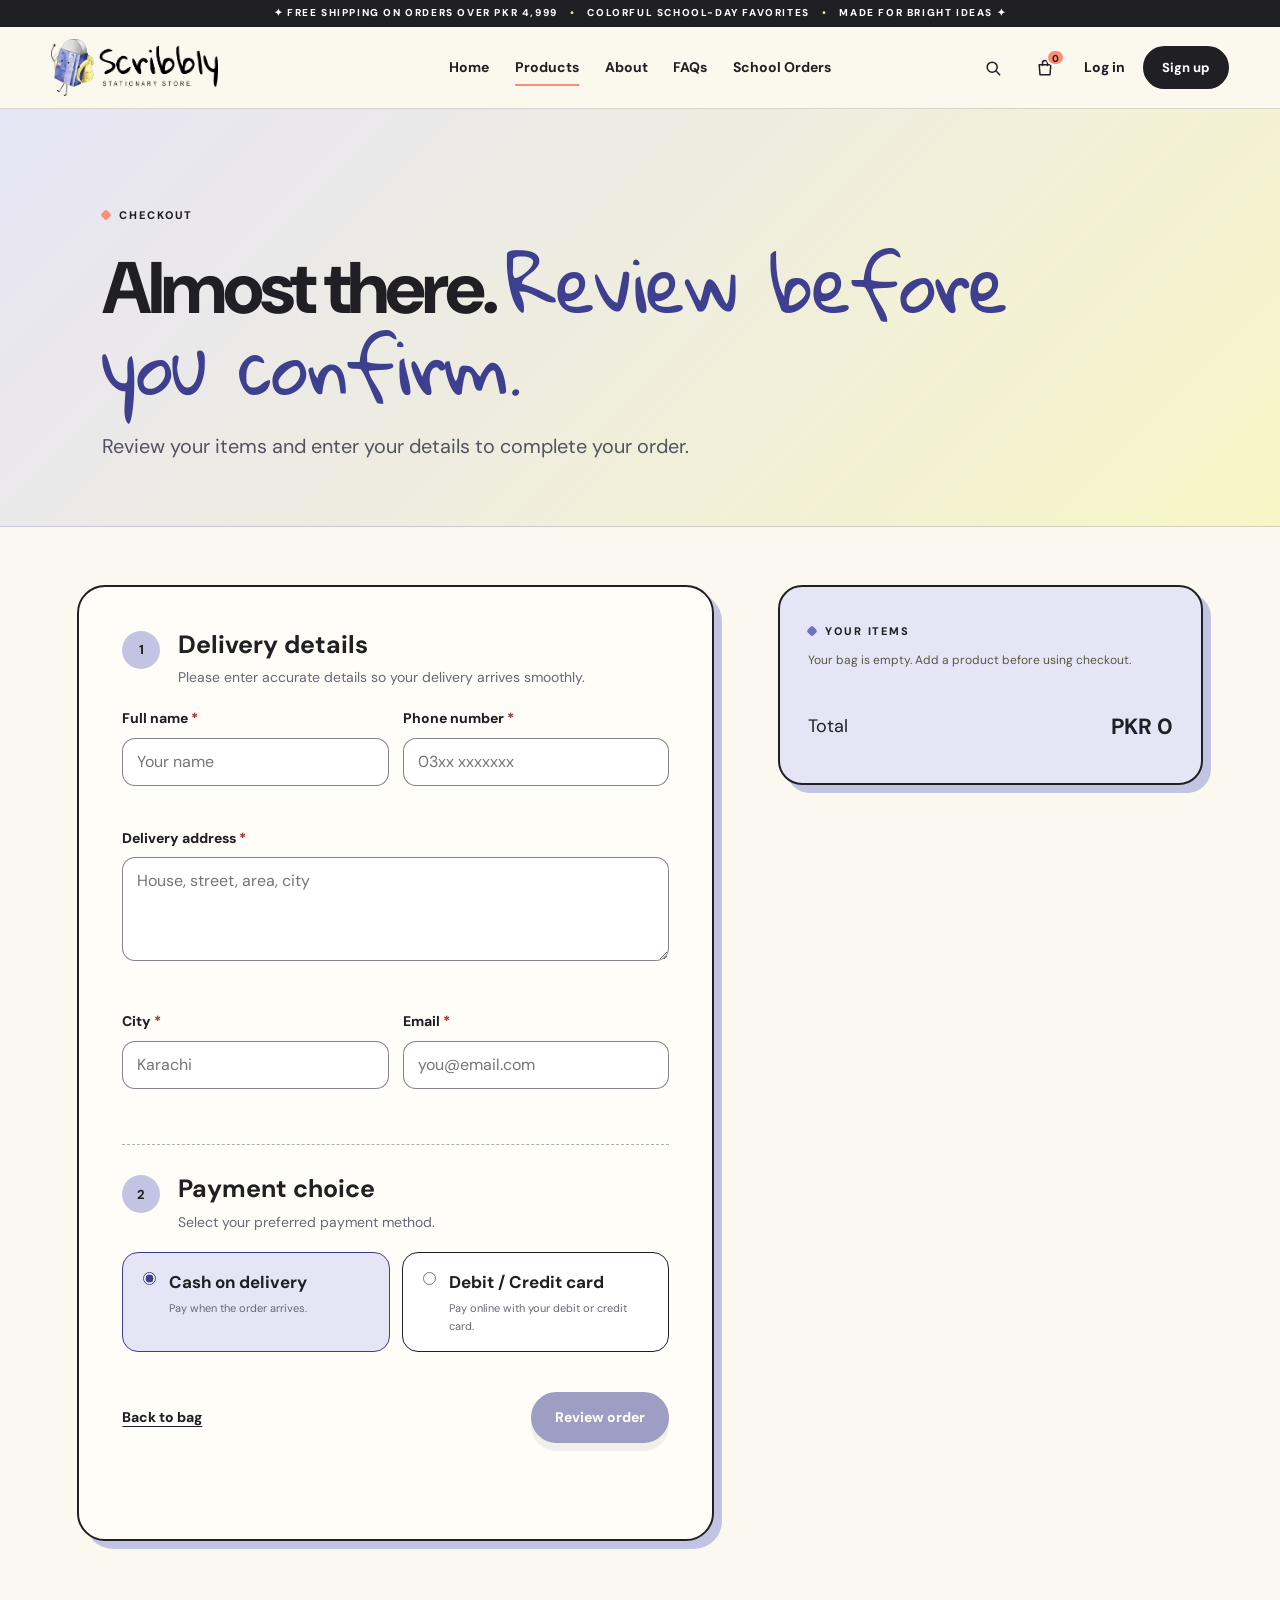
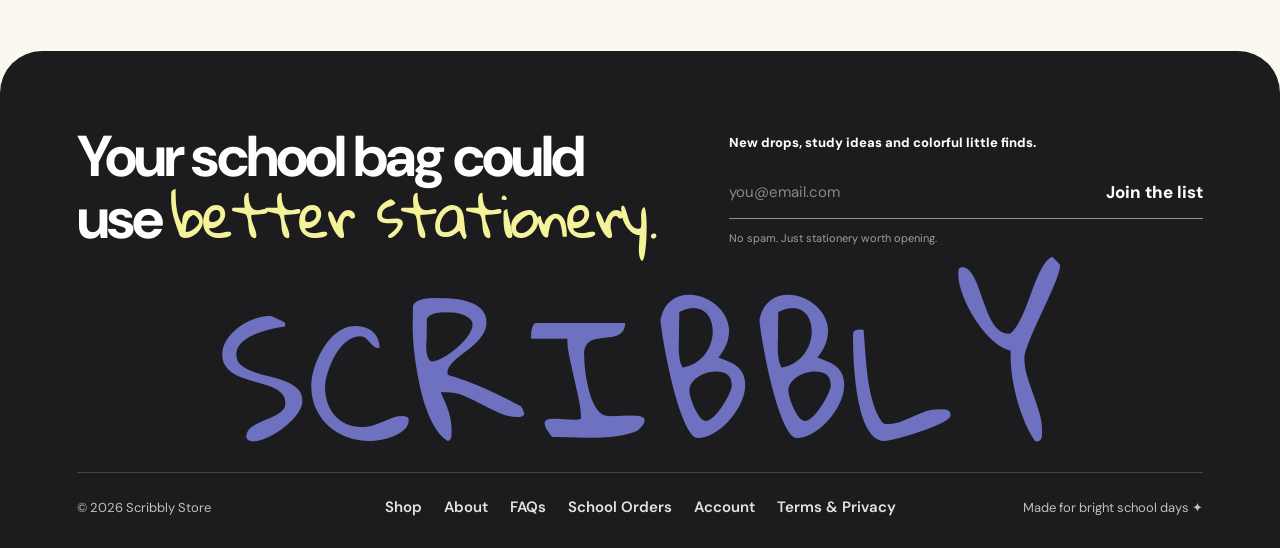
<file: checkout.html>
<!DOCTYPE html><html lang="en"><head><meta charset="UTF-8">
  <meta name="viewport" content="width=device-width, initial-scale=1.0">
  <meta name="theme-color" content="#6d71bf">
  <link rel="icon" type="image/png" href="img/favicon.png">
  <link rel="shortcut icon" href="favicon.ico">
  <link rel="preconnect" href="https://fonts.googleapis.com">
  <link rel="preconnect" href="https://fonts.gstatic.com" crossorigin>
  <link href="https://fonts.googleapis.com/css2?family=DM+Sans:wght@400;500;600;700;800&family=Gloria+Hallelujah&display=swap" rel="stylesheet">
  <link rel="stylesheet" href="styles.css"><meta name="description" content="Complete your Scribbly checkout with clear review steps."><title>Checkout — Scribbly</title></head><body><div class="grain" aria-hidden="true"></div><a class="skip-link" href="#mainContent">Skip to main content</a>
  <div class="announcement">✦ FREE SHIPPING ON ORDERS OVER PKR 4,999 <span>•</span> COLORFUL SCHOOL-DAY FAVORITES <span>•</span> MADE FOR BRIGHT IDEAS ✦</div>
  <header class="site-header">
    <a class="brand" href="index.html" aria-label="Scribbly home"><img src="img/logo-header.png" alt="Scribbly stationery store" class="brand-logo"></a>
    <nav class="main-nav" id="mainNav" aria-label="Primary navigation"><a  href="index.html">Home</a><a class="active" aria-current="page" href="products.html">Products</a><a  href="index.html#about">About</a><a  href="index.html#faq">FAQs</a><a  href="index.html#bulk">School Orders</a></nav>
    <div class="header-actions">
      <button class="icon-btn header-search" data-search-open aria-label="Search products"><svg viewBox="0 0 24 24" aria-hidden="true"><circle cx="11" cy="11" r="6"></circle><path d="m16 16 4 4"></path></svg></button>
      <a class="icon-btn bag-btn header-bag" href="cart.html" aria-label="Open shopping bag"><svg viewBox="0 0 24 24" aria-hidden="true"><path d="M5 8h14l-1 12H6L5 8Z"></path><path d="M9 9V6a3 3 0 0 1 6 0v3"></path></svg><span data-bag-count>0</span></a>
      <a class="login-link" href="login.html" data-auth="guest">Log in</a>
      <a class="btn btn-dark btn-small" href="signup.html" data-auth="guest">Sign up</a>
      <a class="login-link member-link" href="dashboard.html" data-auth="member" hidden>Dashboard</a>
      <button class="btn btn-dark btn-small logout-btn" type="button" data-auth="member" data-logout hidden>Log out</button>
    </div>
    <button class="menu-toggle" type="button" data-menu-toggle aria-label="Open navigation" aria-controls="mainNav" aria-expanded="false"><span></span><span></span></button>
  </header><main id="mainContent" class="inner-main"><section class="page-hero mini-hero"><span class="eyebrow"><span class="dot orange"></span> CHECKOUT</span><h1>Almost there. <span class="scribble-word">Review before you confirm.</span></h1><p>Review your items and enter your details to complete your order.</p></section><section class="checkout-layout section-pad"><form class="checkout-form card-surface" id="checkoutForm" novalidate><div class="form-section"><div class="form-section-title"><span>1</span><div><h2>Delivery details</h2><p>Please enter accurate details so your delivery arrives smoothly.</p></div></div><div class="form-grid-2"><div class="input-field"><label for="checkoutName">Full name <span class="req">*</span></label><input id="checkoutName" name="name" autocomplete="name" required placeholder="Your name"><small class="field-error" data-error-for="checkoutName"></small></div><div class="input-field"><label for="checkoutPhone">Phone number <span class="req">*</span></label><input id="checkoutPhone" name="phone" inputmode="tel" autocomplete="tel" required placeholder="03xx xxxxxxx" pattern="[0-9+ -]{10,15}"><small class="field-error" data-error-for="checkoutPhone"></small></div></div><div class="input-field"><label for="checkoutAddress">Delivery address <span class="req">*</span></label><textarea id="checkoutAddress" name="address" rows="3" autocomplete="street-address" required placeholder="House, street, area, city"></textarea><small class="field-error" data-error-for="checkoutAddress"></small></div><div class="form-grid-2"><div class="input-field"><label for="checkoutCity">City <span class="req">*</span></label><input id="checkoutCity" name="city" autocomplete="address-level2" required placeholder="Karachi"><small class="field-error" data-error-for="checkoutCity"></small></div><div class="input-field"><label for="checkoutEmail">Email <span class="req">*</span></label><input id="checkoutEmail" type="email" name="email" autocomplete="email" required placeholder="you@email.com"><small class="field-error" data-error-for="checkoutEmail"></small></div></div></div><div class="form-section"><div class="form-section-title"><span>2</span><div><h2>Payment choice</h2><p>Select your preferred payment method.</p></div></div><div class="payment-options"><label class="choice-card"><input type="radio" name="payment" value="Cash on delivery" checked><span><b>Cash on delivery</b><small>Pay when the order arrives.</small></span></label><label class="choice-card"><input type="radio" name="payment" value="Debit / Credit card"><span><b>Debit / Credit card</b><small>Pay online with your debit or credit card.</small></span></label></div></div><div class="checkout-actions"><a class="text-link" href="cart.html">Back to bag</a><button class="btn btn-primary" type="submit">Review order</button></div><p class="form-status" data-checkout-status aria-live="polite"></p></form><aside class="checkout-summary card-surface"><span class="eyebrow"><span class="dot"></span> YOUR ITEMS</span><div data-checkout-items></div><div class="summary-total"><span>Total</span><strong data-checkout-total>PKR 0</strong></div></aside></section><section class="review-panel" data-review-panel hidden><div class="review-card"><button type="button" class="review-close" data-review-edit aria-label="Close review">×</button><span class="eyebrow"><span class="dot orange"></span> FINAL CHECK</span><h2>Does everything look right?</h2><p>Check the name, address, payment choice and total. You can go back without losing what you typed.</p><div class="review-details" data-review-details></div><div class="review-actions"><button class="btn btn-light-outline" type="button" data-review-edit>Go back & edit</button><button class="btn btn-primary" type="button" data-confirm-order>Confirm order</button></div></div></section></main><footer class="site-footer">
    <div class="footer-top">
      <div class="footer-copy"><h2>Your school bag could use <span>better stationery.</span></h2></div>
      <form class="newsletter" data-newsletter-form novalidate>
        <label for="footerEmail">New drops, study ideas and colorful little finds.</label>
        <div><input id="footerEmail" name="email" type="email" placeholder="you@email.com" autocomplete="email" required><button type="submit">Join the list</button></div>
        <small data-newsletter-msg>No spam. Just stationery worth opening.</small>
      </form>
    </div>
    <div class="footer-word" aria-hidden="true">SCRIBBLY</div>
    <div class="footer-bottom"><span>© 2026 Scribbly Store</span><div><a href="products.html">Shop</a><a href="index.html#about">About</a><a href="index.html#faq">FAQs</a><a href="index.html#bulk">School Orders</a><a href="dashboard.html">Account</a><a href="terms.html">Terms & Privacy</a></div><span>Made for bright school days ✦</span></div>
  </footer><div class="search-overlay" data-search-overlay aria-hidden="true">
    <button class="search-close" type="button" data-search-close aria-label="Close search">×</button>
    <div class="search-box"><span>search scribbly</span><label class="sr-only" for="globalSearch">Search products</label><input id="globalSearch" data-search-input type="search" placeholder="Try “notebook”..."><p data-search-hint>Popular: notebook, gel pens, sticky notes, pouch</p><a class="text-link search-all-link" href="products.html">Browse all products</a></div>
  </div>
  <div class="toast" data-toast role="status" aria-live="polite"><span data-toast-message>Done ✦</span><button type="button" data-toast-action hidden>Undo</button></div><script src="script.js"></script></body></html>
</file>
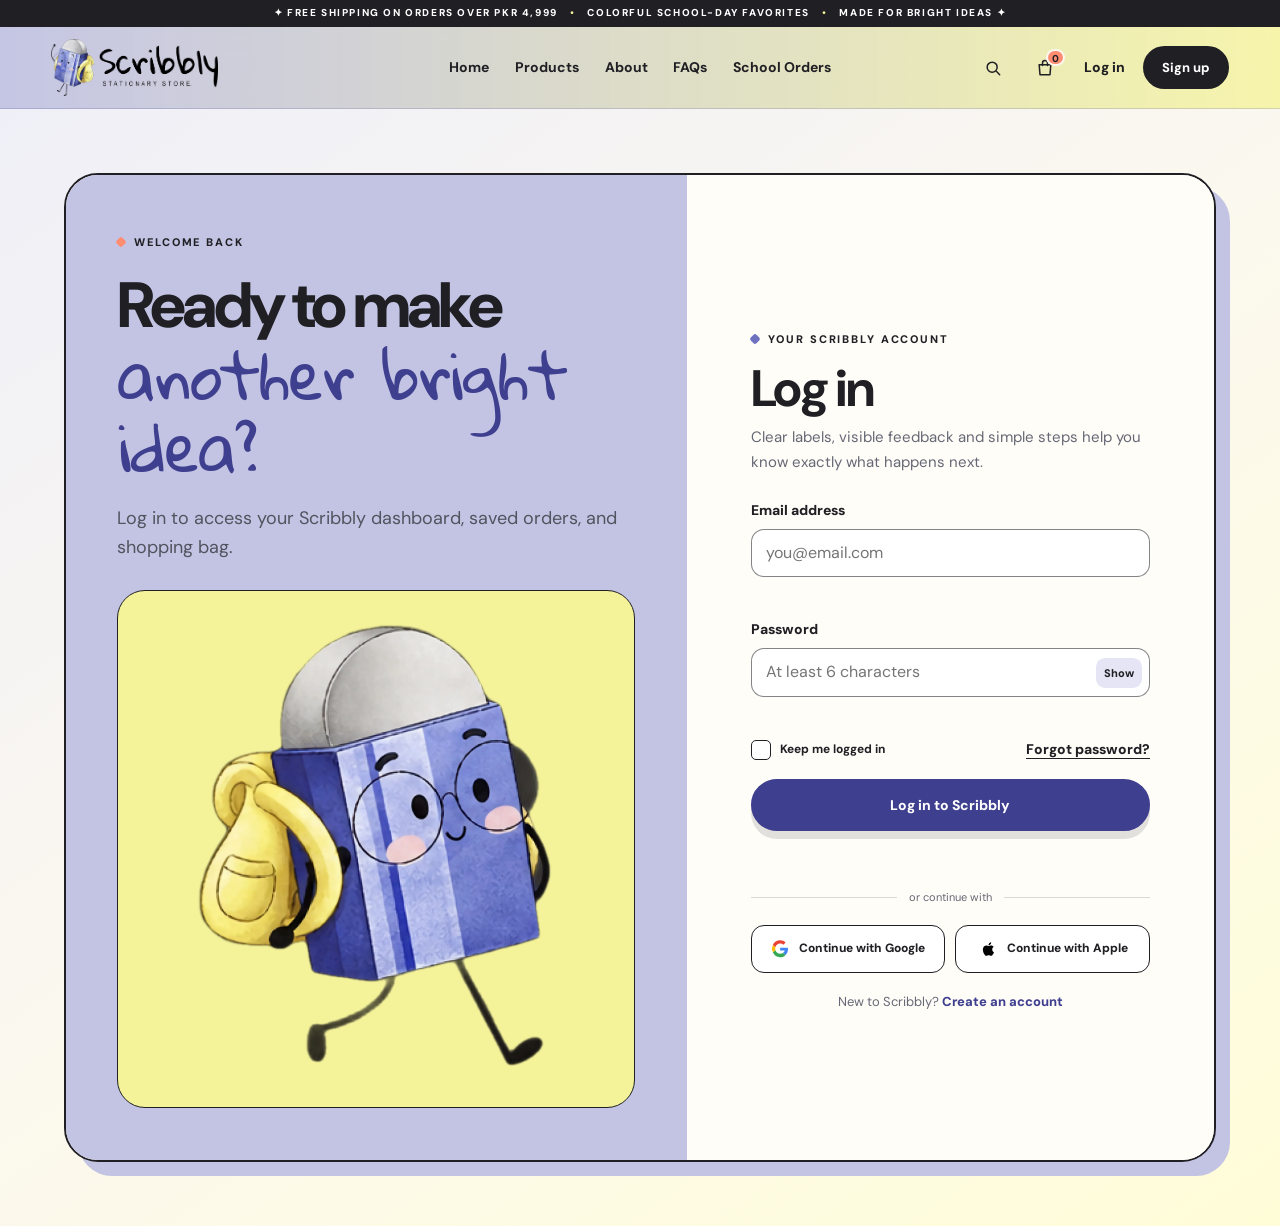
<file: dashboard.html>
<!DOCTYPE html><html lang="en"><head><meta charset="UTF-8">
  <meta name="viewport" content="width=device-width, initial-scale=1.0">
  <meta name="theme-color" content="#6d71bf">
  <link rel="icon" type="image/png" href="img/favicon.png">
  <link rel="shortcut icon" href="favicon.ico">
  <link rel="preconnect" href="https://fonts.googleapis.com">
  <link rel="preconnect" href="https://fonts.gstatic.com" crossorigin>
  <link href="https://fonts.googleapis.com/css2?family=DM+Sans:wght@400;500;600;700;800&family=Gloria+Hallelujah&display=swap" rel="stylesheet">
  <link rel="stylesheet" href="styles.css"><meta name="description" content="Your Scribbly account dashboard."><title>My Scribbly — Dashboard</title></head><body><div class="grain" aria-hidden="true"></div><a class="skip-link" href="#mainContent">Skip to main content</a>
  <div class="announcement">✦ FREE SHIPPING ON ORDERS OVER PKR 4,999 <span>•</span> COLORFUL SCHOOL-DAY FAVORITES <span>•</span> MADE FOR BRIGHT IDEAS ✦</div>
  <header class="site-header auth-header">
    <a class="brand" href="index.html" aria-label="Scribbly home"><img src="img/logo-header.png" alt="Scribbly stationery store" class="brand-logo"></a>
    <nav class="main-nav" id="mainNav" aria-label="Primary navigation"><a  href="index.html">Home</a><a  href="products.html">Products</a><a  href="index.html#about">About</a><a  href="index.html#faq">FAQs</a><a  href="index.html#bulk">School Orders</a></nav>
    <div class="header-actions">
      <button class="icon-btn header-search" data-search-open aria-label="Search products"><svg viewBox="0 0 24 24" aria-hidden="true"><circle cx="11" cy="11" r="6"></circle><path d="m16 16 4 4"></path></svg></button>
      <a class="icon-btn bag-btn header-bag" href="cart.html" aria-label="Open shopping bag"><svg viewBox="0 0 24 24" aria-hidden="true"><path d="M5 8h14l-1 12H6L5 8Z"></path><path d="M9 9V6a3 3 0 0 1 6 0v3"></path></svg><span data-bag-count>0</span></a>
      <a class="login-link" href="login.html" data-auth="guest">Log in</a>
      <a class="btn btn-dark btn-small" href="signup.html" data-auth="guest">Sign up</a>
      <a class="login-link member-link" href="dashboard.html" data-auth="member" hidden>Dashboard</a>
      <button class="btn btn-dark btn-small logout-btn" type="button" data-auth="member" data-logout hidden>Log out</button>
    </div>
    <button class="menu-toggle" type="button" data-menu-toggle aria-label="Open navigation" aria-controls="mainNav" aria-expanded="false"><span></span><span></span></button>
  </header><main id="mainContent" class="inner-main dashboard-main"><section class="dashboard-hero"><div><span class="eyebrow"><span class="dot orange"></span> MY SCRIBBLY</span><h1>Hi, <span data-dashboard-name>friend</span>. <span class="scribble-word">Your desk is waiting.</span></h1><p>Keep your bag, recent orders and favorite links together in one simple place.</p></div><img src="img/hero section.PNG" alt="Scribbly mascot" class="dashboard-mascot"></section><section class="dashboard-grid section-pad"><article class="dash-card dash-profile"><div class="dash-card-head"><span class="dash-icon">☺</span><a class="text-link" href="products.html">Keep shopping</a></div><h2>Your account</h2><p data-dashboard-email>Member account</p><div class="profile-chip"><span>✓</span> Active member profile</div></article><article class="dash-card dash-bag"><div class="dash-card-head"><span class="dash-icon">✦</span><a class="text-link" href="cart.html">Open bag</a></div><h2>Items in your bag</h2><strong data-dashboard-bag-count>0</strong><p>You can change quantities or remove anything before checkout.</p></article><article class="dash-card dash-order"><div class="dash-card-head"><span class="dash-icon">📦</span><a class="text-link" href="checkout.html">Go to checkout</a></div><h2>Latest order</h2><div data-dashboard-order><p>No orders yet. Start shopping when you are ready.</p></div></article><article class="dash-card dash-help"><div class="dash-card-head"><span class="dash-icon">?</span><a class="text-link" href="index.html#faq">See FAQs</a></div><h2>Need help?</h2><p>Have questions about your order or need help with stationery? Check our FAQs or reach out to our team.</p></article></section><section class="dashboard-actions section-pad"><div><span class="eyebrow"><span class="dot"></span> QUICK LINKS</span><h2>What do you want to do next?</h2></div><div class="quick-links"><a href="products.html"><span>01</span><b>Browse stationery</b><small>See every product</small></a><a href="cart.html"><span>02</span><b>Check your bag</b><small>Edit before checkout</small></a><a href="index.html#bulk"><span>03</span><b>Plan a big order</b><small>Use the request form</small></a><button type="button" data-logout><span>04</span><b>Log out</b><small>Return to guest mode</small></button></div></section></main><footer class="site-footer">
    <div class="footer-top">
      <div class="footer-copy"><h2>Your school bag could use <span>better stationery.</span></h2></div>
      <form class="newsletter" data-newsletter-form novalidate>
        <label for="footerEmail">New drops, study ideas and colorful little finds.</label>
        <div><input id="footerEmail" name="email" type="email" placeholder="you@email.com" autocomplete="email" required><button type="submit">Join the list</button></div>
        <small data-newsletter-msg>No spam. Just stationery worth opening.</small>
      </form>
    </div>
    <div class="footer-word" aria-hidden="true">SCRIBBLY</div>
    <div class="footer-bottom"><span>© 2026 Scribbly Store</span><div><a href="products.html">Shop</a><a href="index.html#about">About</a><a href="index.html#faq">FAQs</a><a href="index.html#bulk">School Orders</a><a href="dashboard.html">Account</a><a href="terms.html">Terms & Privacy</a></div><span>Made for bright school days ✦</span></div>
  </footer><div class="search-overlay" data-search-overlay aria-hidden="true">
    <button class="search-close" type="button" data-search-close aria-label="Close search">×</button>
    <div class="search-box"><span>search scribbly</span><label class="sr-only" for="globalSearch">Search products</label><input id="globalSearch" data-search-input type="search" placeholder="Try “notebook”..."><p data-search-hint>Popular: notebook, gel pens, sticky notes, pouch</p><a class="text-link search-all-link" href="products.html">Browse all products</a></div>
  </div>
  <div class="toast" data-toast role="status" aria-live="polite"><span data-toast-message>Done ✦</span><button type="button" data-toast-action hidden>Undo</button></div><script src="script.js"></script></body></html>
</file>
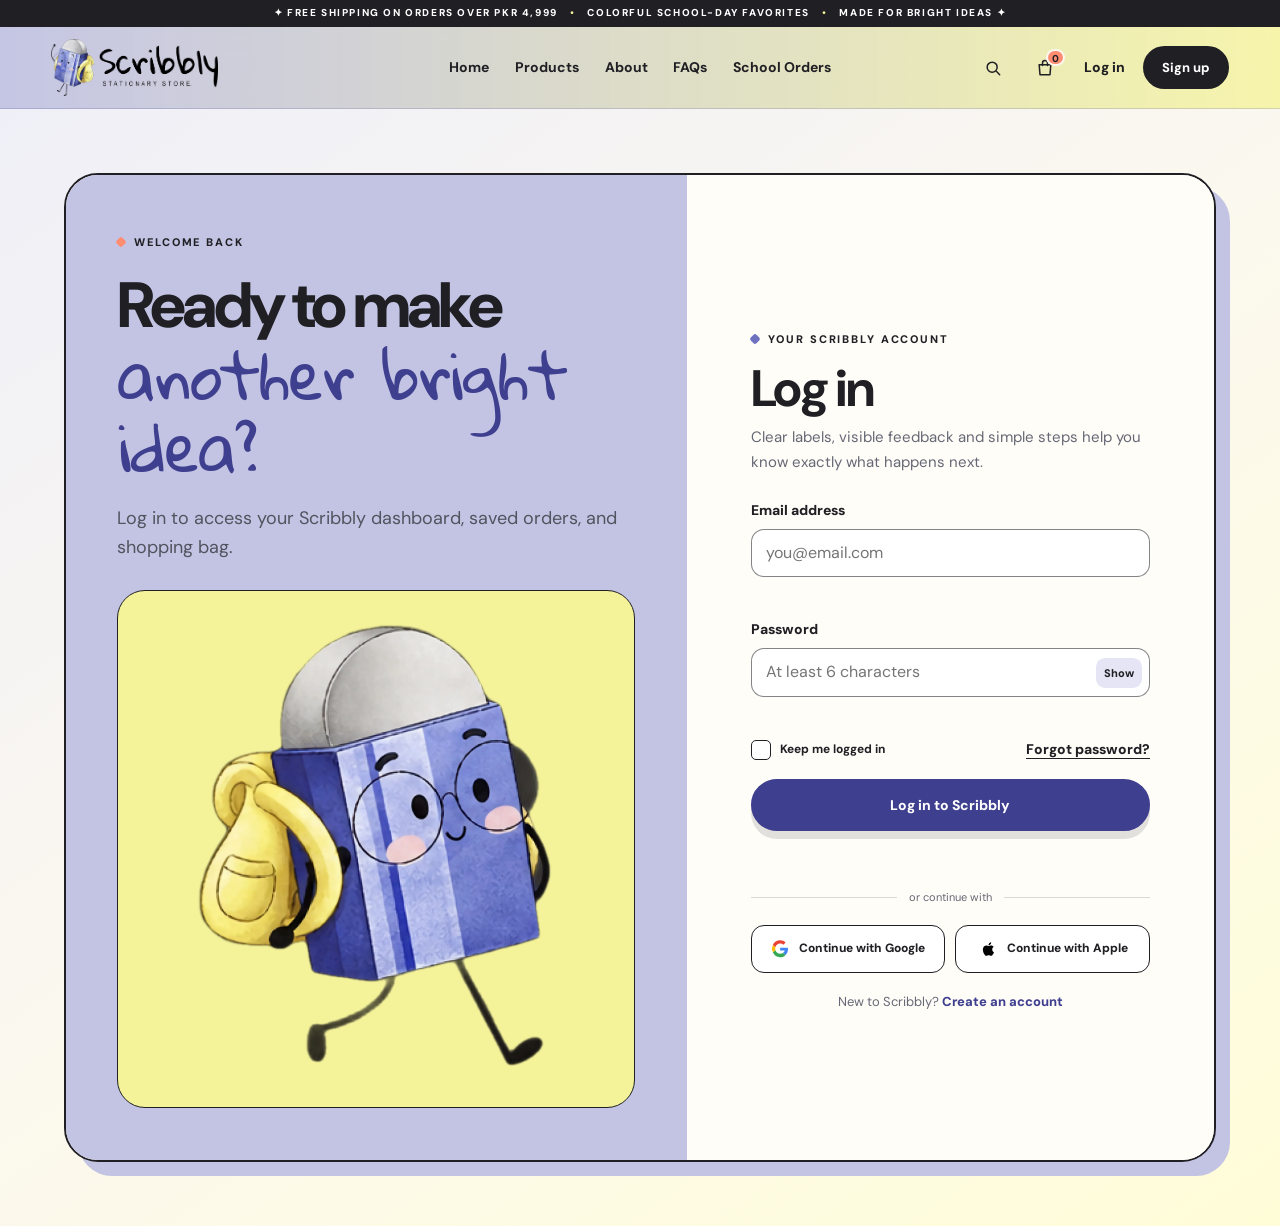
<file: login.html>
<!DOCTYPE html><html lang="en"><head><meta charset="UTF-8">
  <meta name="viewport" content="width=device-width, initial-scale=1.0">
  <meta name="theme-color" content="#6d71bf">
  <link rel="icon" type="image/png" href="img/favicon.png">
  <link rel="shortcut icon" href="favicon.ico">
  <link rel="preconnect" href="https://fonts.googleapis.com">
  <link rel="preconnect" href="https://fonts.gstatic.com" crossorigin>
  <link href="https://fonts.googleapis.com/css2?family=DM+Sans:wght@400;500;600;700;800&family=Gloria+Hallelujah&display=swap" rel="stylesheet">
  <link rel="stylesheet" href="styles.css"><meta name="description" content="Log in to your Scribbly account."><title>Log in — Scribbly</title></head><body class="auth-body"><div class="grain" aria-hidden="true"></div><a class="skip-link" href="#mainContent">Skip to main content</a>
  <div class="announcement">✦ FREE SHIPPING ON ORDERS OVER PKR 4,999 <span>•</span> COLORFUL SCHOOL-DAY FAVORITES <span>•</span> MADE FOR BRIGHT IDEAS ✦</div>
  <header class="site-header auth-header">
    <a class="brand" href="index.html" aria-label="Scribbly home"><img src="img/logo-header.png" alt="Scribbly stationery store" class="brand-logo"></a>
    <nav class="main-nav" id="mainNav" aria-label="Primary navigation"><a  href="index.html">Home</a><a  href="products.html">Products</a><a  href="index.html#about">About</a><a  href="index.html#faq">FAQs</a><a  href="index.html#bulk">School Orders</a></nav>
    <div class="header-actions">
      <button class="icon-btn header-search" data-search-open aria-label="Search products"><svg viewBox="0 0 24 24" aria-hidden="true"><circle cx="11" cy="11" r="6"></circle><path d="m16 16 4 4"></path></svg></button>
      <a class="icon-btn bag-btn header-bag" href="cart.html" aria-label="Open shopping bag"><svg viewBox="0 0 24 24" aria-hidden="true"><path d="M5 8h14l-1 12H6L5 8Z"></path><path d="M9 9V6a3 3 0 0 1 6 0v3"></path></svg><span data-bag-count>0</span></a>
      <a class="login-link" href="login.html" data-auth="guest">Log in</a>
      <a class="btn btn-dark btn-small" href="signup.html" data-auth="guest">Sign up</a>
      <a class="login-link member-link" href="dashboard.html" data-auth="member" hidden>Dashboard</a>
      <button class="btn btn-dark btn-small logout-btn" type="button" data-auth="member" data-logout hidden>Log out</button>
    </div>
    <button class="menu-toggle" type="button" data-menu-toggle aria-label="Open navigation" aria-controls="mainNav" aria-expanded="false"><span></span><span></span></button>
  </header><main id="mainContent" class="auth-main"><section class="auth-shell"><div class="auth-art"><div class="auth-copy"><span class="eyebrow"><span class="dot orange"></span> WELCOME BACK</span><h1>Ready to make <span class="scribble-word">another bright idea?</span></h1><p>Log in to access your Scribbly dashboard, saved orders, and shopping bag.</p></div><div class="auth-image-frame"><img src="img/hero section.PNG" alt="Scribbly mascot" class="auth-feature-image"></div></div><section class="auth-panel"><div class="auth-form-wrap"><span class="eyebrow"><span class="dot"></span> YOUR SCRIBBLY ACCOUNT</span><h2>Log in</h2><p class="auth-sub">Clear labels, visible feedback and simple steps help you know exactly what happens next.</p><form class="auth-form" id="loginForm" novalidate><div class="input-field"><label for="loginEmail">Email address</label><input id="loginEmail" name="email" type="email" placeholder="you@email.com" autocomplete="email" required><small class="field-error" data-error-for="loginEmail"></small></div><div class="input-field"><label for="loginPassword">Password</label><div class="password-wrap"><input id="loginPassword" name="password" type="password" minlength="6" placeholder="At least 6 characters" autocomplete="current-password" required><button type="button" class="show-password" data-target="loginPassword" aria-label="Show password">Show</button></div><small class="field-error" data-error-for="loginPassword"></small></div><div class="form-row"><label class="checkbox"><input type="checkbox" name="remember"><span></span>Keep me logged in</label><button class="link-button" type="button" data-forgot-password>Forgot password?</button></div><button class="btn btn-primary auth-submit" type="submit">Log in to Scribbly</button><p class="form-status" data-auth-status aria-live="polite"></p><div class="form-divider"><span>or continue with</span></div><div class="social-stack"><button class="social-btn" type="button" data-social-provider="Google"><svg class="social-icon google-icon" viewBox="0 0 24 24" aria-hidden="true"><path fill="#4285F4" d="M21.6 12.23c0-.71-.06-1.24-.2-1.8h-9.2v3.34h5.4c-.11.83-.7 2.08-2.01 2.92l-.02.11 2.92 2.26.2.02c1.85-1.71 2.91-4.23 2.91-6.85Z"></path><path fill="#34A853" d="M12.2 21.8c2.65 0 4.87-.87 6.49-2.72l-3.1-2.39c-.83.56-1.95.95-3.39.95-2.6 0-4.81-1.76-5.6-4.2l-.11.01-3.04 2.35-.04.1a9.8 9.8 0 0 0 8.79 5.9Z"></path><path fill="#FBBC05" d="M6.6 13.44a5.94 5.94 0 0 1-.32-1.92c0-.67.12-1.32.31-1.92l-.01-.13-3.08-2.39-.1.05a9.79 9.79 0 0 0 .01 8.77l3.19-2.46Z"></path><path fill="#EA4335" d="M12.2 5.4c1.84 0 3.08.79 3.79 1.44l2.76-2.69C17.05 2.57 14.85 1.6 12.2 1.6a9.8 9.8 0 0 0-8.8 5.53L6.59 9.6c.8-2.44 3.01-4.2 5.61-4.2Z"></path></svg><span>Continue with Google</span></button><button class="social-btn" type="button" data-social-provider="Apple"><svg class="social-icon apple-icon" viewBox="0 0 24 24" aria-hidden="true"><path fill="currentColor" d="M17.05 12.54c-.02-2.1 1.72-3.12 1.8-3.17-.98-1.43-2.5-1.63-3.04-1.65-1.28-.14-2.52.77-3.17.77-.66 0-1.65-.75-2.72-.73-1.38.02-2.68.82-3.39 2.07-1.47 2.54-.37 6.28 1.03 8.33.7 1 1.51 2.11 2.58 2.07 1.04-.04 1.43-.66 2.68-.66 1.24 0 1.61.66 2.69.64 1.12-.02 1.83-1 2.5-2.01.81-1.15 1.14-2.29 1.15-2.35-.02-.01-2.09-.81-2.11-3.31ZM14.98 6.37c.56-.7.94-1.64.84-2.59-.81.04-1.82.56-2.4 1.24-.52.6-.98 1.58-.87 2.49.92.07 1.85-.46 2.43-1.14Z"></path></svg><span>Continue with Apple</span></button></div><p class="switch-auth">New to Scribbly? <a href="signup.html">Create an account</a></p></form></div></section></section></main><div class="search-overlay" data-search-overlay aria-hidden="true">
    <button class="search-close" type="button" data-search-close aria-label="Close search">×</button>
    <div class="search-box"><span>search scribbly</span><label class="sr-only" for="globalSearch">Search products</label><input id="globalSearch" data-search-input type="search" placeholder="Try “notebook”..."><p data-search-hint>Popular: notebook, gel pens, sticky notes, pouch</p><a class="text-link search-all-link" href="products.html">Browse all products</a></div>
  </div>
  <div class="toast" data-toast role="status" aria-live="polite"><span data-toast-message>Done ✦</span><button type="button" data-toast-action hidden>Undo</button></div><script src="script.js"></script></body></html>
</file>
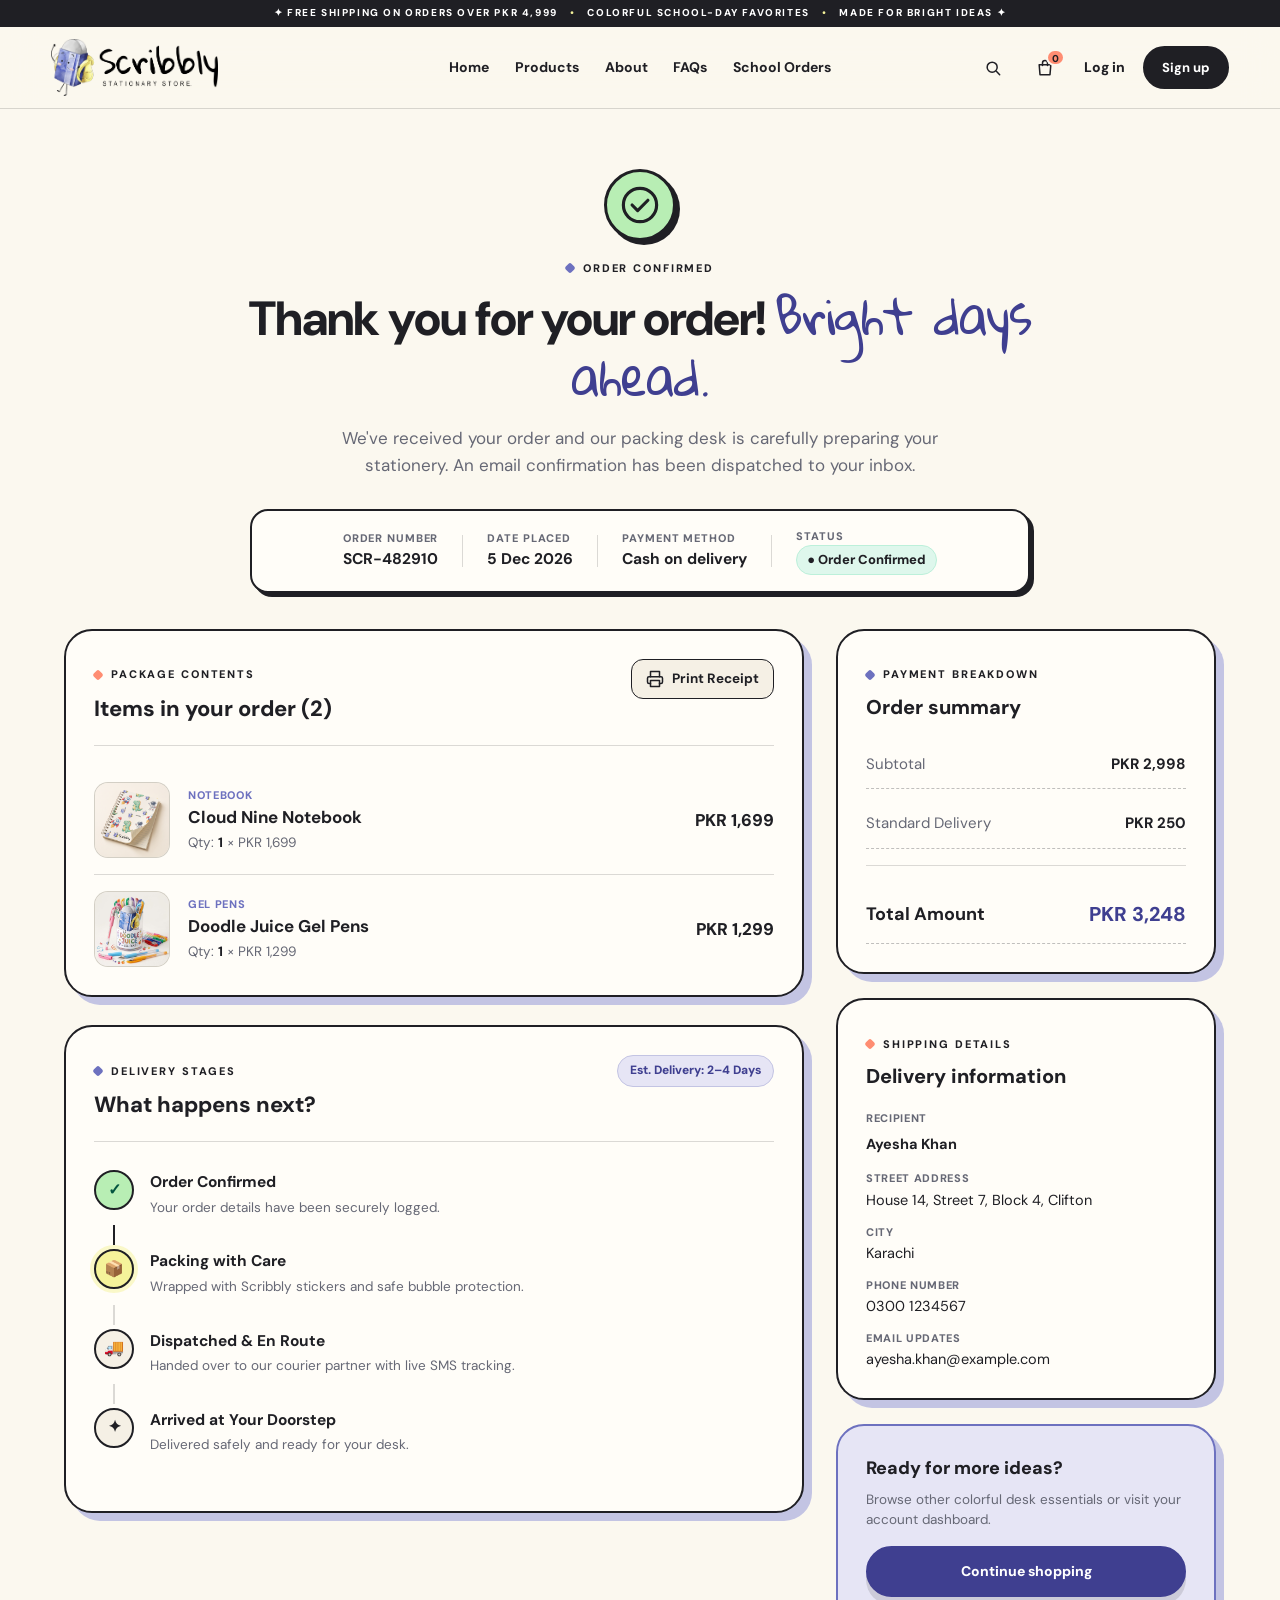
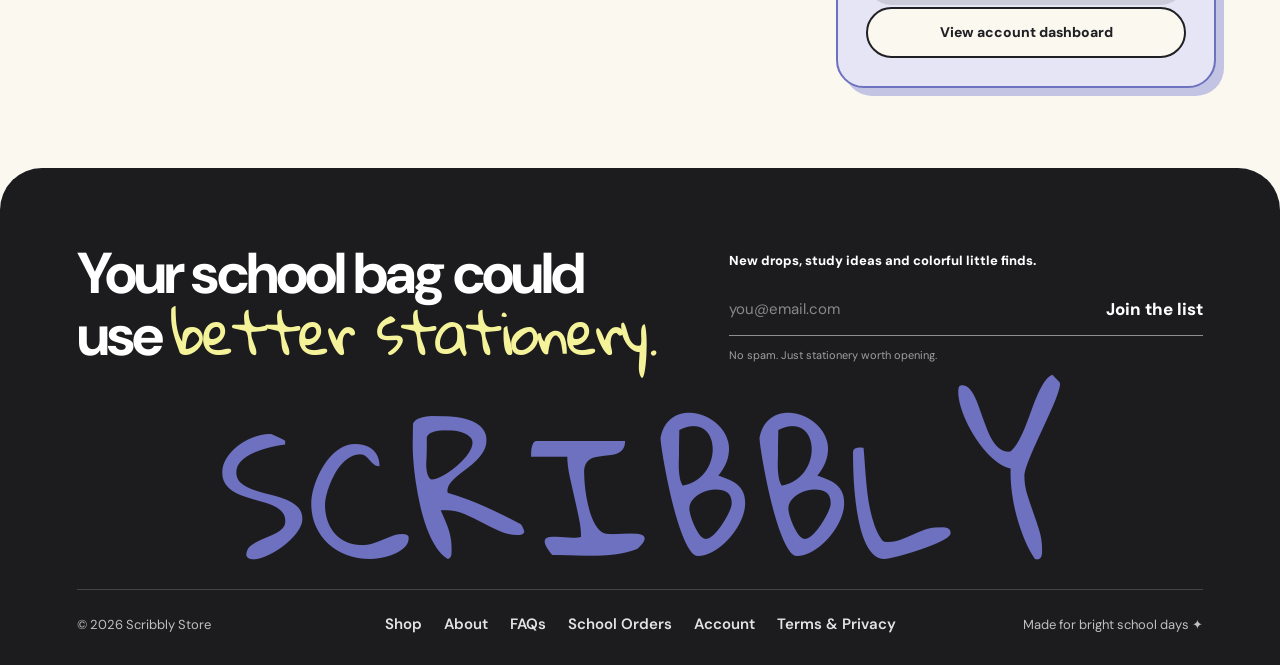
<file: order-success.html>
<!DOCTYPE html><html lang="en"><head><meta charset="UTF-8">
  <meta name="viewport" content="width=device-width, initial-scale=1.0">
  <meta name="theme-color" content="#6d71bf">
  <link rel="icon" type="image/png" href="img/favicon.png">
  <link rel="shortcut icon" href="favicon.ico">
  <link rel="preconnect" href="https://fonts.googleapis.com">
  <link rel="preconnect" href="https://fonts.gstatic.com" crossorigin>
  <link href="https://fonts.googleapis.com/css2?family=DM+Sans:wght@400;500;600;700;800&family=Gloria+Hallelujah&display=swap" rel="stylesheet">
  <link rel="stylesheet" href="styles.css"><meta name="description" content="Thank you for your order! Your Scribbly stationery is confirmed and getting packed."><title>Order Confirmed — Scribbly</title></head><body><div class="grain" aria-hidden="true"></div><a class="skip-link" href="#mainContent">Skip to main content</a>
  <div class="announcement">✦ FREE SHIPPING ON ORDERS OVER PKR 4,999 <span>•</span> COLORFUL SCHOOL-DAY FAVORITES <span>•</span> MADE FOR BRIGHT IDEAS ✦</div>
  <header class="site-header">
    <a class="brand" href="index.html" aria-label="Scribbly home"><img src="img/logo-header.png" alt="Scribbly stationery store" class="brand-logo"></a>
    <nav class="main-nav" id="mainNav" aria-label="Primary navigation"><a href="index.html">Home</a><a href="products.html">Products</a><a href="index.html#about">About</a><a href="index.html#faq">FAQs</a><a href="index.html#bulk">School Orders</a></nav>
    <div class="header-actions">
      <button class="icon-btn header-search" data-search-open aria-label="Search products"><svg viewBox="0 0 24 24" aria-hidden="true"><circle cx="11" cy="11" r="6"></circle><path d="m16 16 4 4"></path></svg></button>
      <a class="icon-btn bag-btn header-bag" href="cart.html" aria-label="Open shopping bag"><svg viewBox="0 0 24 24" aria-hidden="true"><path d="M5 8h14l-1 12H6L5 8Z"></path><path d="M9 9V6a3 3 0 0 1 6 0v3"></path></svg><span data-bag-count>0</span></a>
      <a class="login-link" href="login.html" data-auth="guest">Log in</a>
      <a class="btn btn-dark btn-small" href="signup.html" data-auth="guest">Sign up</a>
      <a class="login-link member-link" href="dashboard.html" data-auth="member" hidden>Dashboard</a>
      <button class="btn btn-dark btn-small logout-btn" type="button" data-auth="member" data-logout hidden>Log out</button>
    </div>
    <button class="menu-toggle" type="button" data-menu-toggle aria-label="Open navigation" aria-controls="mainNav" aria-expanded="false"><span></span><span></span></button>
  </header>

  <main id="mainContent" class="inner-main order-success-page" data-order-success-page>
    <section class="order-success-hero">
      <div class="success-badge-circle" aria-hidden="true">
        <svg viewBox="0 0 48 48" fill="none" stroke="currentColor" stroke-width="4" stroke-linecap="round" stroke-linejoin="round">
          <circle cx="24" cy="24" r="21" class="circle-track"></circle>
          <path d="m14 24 7 7 13-13" class="check-mark"></path>
        </svg>
      </div>
      <span class="eyebrow"><span class="dot green"></span> ORDER CONFIRMED</span>
      <h1>Thank you for your order! <span class="scribble-word">Bright days ahead.</span></h1>
      <p class="success-hero-desc">We've received your order and our packing desk is carefully preparing your stationery. An email confirmation has been dispatched to your inbox.</p>
      
      <div class="order-quick-bar">
        <div class="quick-bar-item">
          <small>Order Number</small>
          <strong data-success-ref>SCR-000000</strong>
        </div>
        <div class="quick-bar-divider" aria-hidden="true"></div>
        <div class="quick-bar-item">
          <small>Date Placed</small>
          <span data-success-date>Today</span>
        </div>
        <div class="quick-bar-divider" aria-hidden="true"></div>
        <div class="quick-bar-item">
          <small>Payment Method</small>
          <span data-success-payment>Cash on delivery</span>
        </div>
        <div class="quick-bar-divider" aria-hidden="true"></div>
        <div class="quick-bar-item">
          <small>Status</small>
          <span class="status-pill-confirmed">● Order Confirmed</span>
        </div>
      </div>
    </section>

    <section class="order-success-container section-pad">
      <div class="order-success-layout">
        
        <!-- Left column: Ordered Products and Delivery Progress -->
        <div class="order-primary-column">
          
          <div class="card-surface success-items-card">
            <div class="success-card-header">
              <div>
                <span class="eyebrow"><span class="dot orange"></span> PACKAGE CONTENTS</span>
                <h2>Items in your order (<span data-success-items-count>0</span>)</h2>
              </div>
              <button class="print-receipt-btn" type="button" data-print-order aria-label="Print receipt">
                <svg viewBox="0 0 24 24" width="18" height="18" fill="none" stroke="currentColor" stroke-width="2" stroke-linecap="round" stroke-linejoin="round" aria-hidden="true">
                  <path d="M6 9V2h12v7"></path>
                  <path d="M6 18H4a2 2 0 0 1-2-2v-5a2 2 0 0 1 2-2h16a2 2 0 0 1 2 2v5a2 2 0 0 1-2 2h-2"></path>
                  <path d="M6 14h12v8H6z"></path>
                </svg>
                Print Receipt
              </button>
            </div>

            <div class="success-products-list" data-success-products-list>
              <!-- Populated dynamically with ordered items -->
            </div>
          </div>

          <!-- Order Tracking Stages Card -->
          <div class="card-surface success-tracker-card">
            <div class="success-card-header">
              <div>
                <span class="eyebrow"><span class="dot"></span> DELIVERY STAGES</span>
                <h2>What happens next?</h2>
              </div>
              <span class="delivery-estimate-badge">Est. Delivery: 2–4 Days</span>
            </div>
            
            <div class="order-timeline">
              <div class="timeline-step step-done">
                <div class="timeline-icon">✓</div>
                <div class="timeline-info">
                  <b>Order Confirmed</b>
                  <p>Your order details have been securely logged.</p>
                </div>
              </div>
              <div class="timeline-connector active"></div>
              <div class="timeline-step step-active">
                <div class="timeline-icon">📦</div>
                <div class="timeline-info">
                  <b>Packing with Care</b>
                  <p>Wrapped with Scribbly stickers and safe bubble protection.</p>
                </div>
              </div>
              <div class="timeline-connector"></div>
              <div class="timeline-step">
                <div class="timeline-icon">🚚</div>
                <div class="timeline-info">
                  <b>Dispatched & En Route</b>
                  <p>Handed over to our courier partner with live SMS tracking.</p>
                </div>
              </div>
              <div class="timeline-connector"></div>
              <div class="timeline-step">
                <div class="timeline-icon">✦</div>
                <div class="timeline-info">
                  <b>Arrived at Your Doorstep</b>
                  <p>Delivered safely and ready for your desk.</p>
                </div>
              </div>
            </div>
          </div>

        </div>

        <!-- Right column: Customer & Address + Cost Summary + Actions -->
        <aside class="order-secondary-column">

          <!-- Order Summary Breakdown -->
          <div class="card-surface success-summary-card">
            <span class="eyebrow"><span class="dot"></span> PAYMENT BREAKDOWN</span>
            <h2>Order summary</h2>

            <div class="summary-breakdown">
              <div class="summary-row">
                <span>Subtotal</span>
                <span data-success-subtotal>PKR 0</span>
              </div>
              <div class="summary-row">
                <span>Standard Delivery</span>
                <span data-success-delivery>PKR 0</span>
              </div>
              <div class="summary-divider"></div>
              <div class="summary-row summary-grand-total">
                <strong>Total Amount</strong>
                <strong data-success-total>PKR 0</strong>
              </div>
            </div>
          </div>

          <!-- Shipping Details Card -->
          <div class="card-surface success-address-card">
            <span class="eyebrow"><span class="dot orange"></span> SHIPPING DETAILS</span>
            <h2>Delivery information</h2>

            <div class="address-details-box">
              <div class="address-item">
                <small>Recipient</small>
                <b data-success-name>Valued Customer</b>
              </div>
              <div class="address-item">
                <small>Street Address</small>
                <p data-success-address>—</p>
              </div>
              <div class="address-item">
                <small>City</small>
                <p data-success-city>—</p>
              </div>
              <div class="address-item">
                <small>Phone Number</small>
                <p data-success-phone>—</p>
              </div>
              <div class="address-item">
                <small>Email Updates</small>
                <p data-success-email>—</p>
              </div>
            </div>
          </div>

          <!-- Next Actions Card -->
          <div class="card-surface success-actions-card">
            <h2>Ready for more ideas?</h2>
            <p>Browse other colorful desk essentials or visit your account dashboard.</p>
            <div class="success-actions-buttons">
              <a href="products.html" class="btn btn-primary btn-full">Continue shopping</a>
              <a href="dashboard.html" class="btn btn-light-outline btn-full">View account dashboard</a>
            </div>
          </div>

        </aside>

      </div>
    </section>
  </main>

  <footer class="site-footer">
    <div class="footer-top">
      <div class="footer-copy"><h2>Your school bag could use <span>better stationery.</span></h2></div>
      <form class="newsletter" data-newsletter-form novalidate>
        <label for="footerEmail">New drops, study ideas and colorful little finds.</label>
        <div><input id="footerEmail" name="email" type="email" placeholder="you@email.com" autocomplete="email" required><button type="submit">Join the list</button></div>
        <small data-newsletter-msg>No spam. Just stationery worth opening.</small>
      </form>
    </div>
    <div class="footer-word" aria-hidden="true">SCRIBBLY</div>
    <div class="footer-bottom"><span>© 2026 Scribbly Store</span><div><a href="products.html">Shop</a><a href="index.html#about">About</a><a href="index.html#faq">FAQs</a><a href="index.html#bulk">School Orders</a><a href="dashboard.html">Account</a><a href="terms.html">Terms & Privacy</a></div><span>Made for bright school days ✦</span></div>
  </footer>

  <div class="search-overlay" data-search-overlay aria-hidden="true">
    <button class="search-close" type="button" data-search-close aria-label="Close search">×</button>
    <div class="search-box"><span>search scribbly</span><label class="sr-only" for="globalSearch">Search products</label><input id="globalSearch" data-search-input type="search" placeholder="Try “notebook”..."><p data-search-hint>Popular: notebook, gel pens, sticky notes, pouch</p><a class="text-link search-all-link" href="products.html">Browse all products</a></div>
  </div>
  <div class="toast" data-toast role="status" aria-live="polite"><span data-toast-message>Done ✦</span><button type="button" data-toast-action hidden>Undo</button></div>
  <script src="script.js"></script>
</body>
</html>
</file>
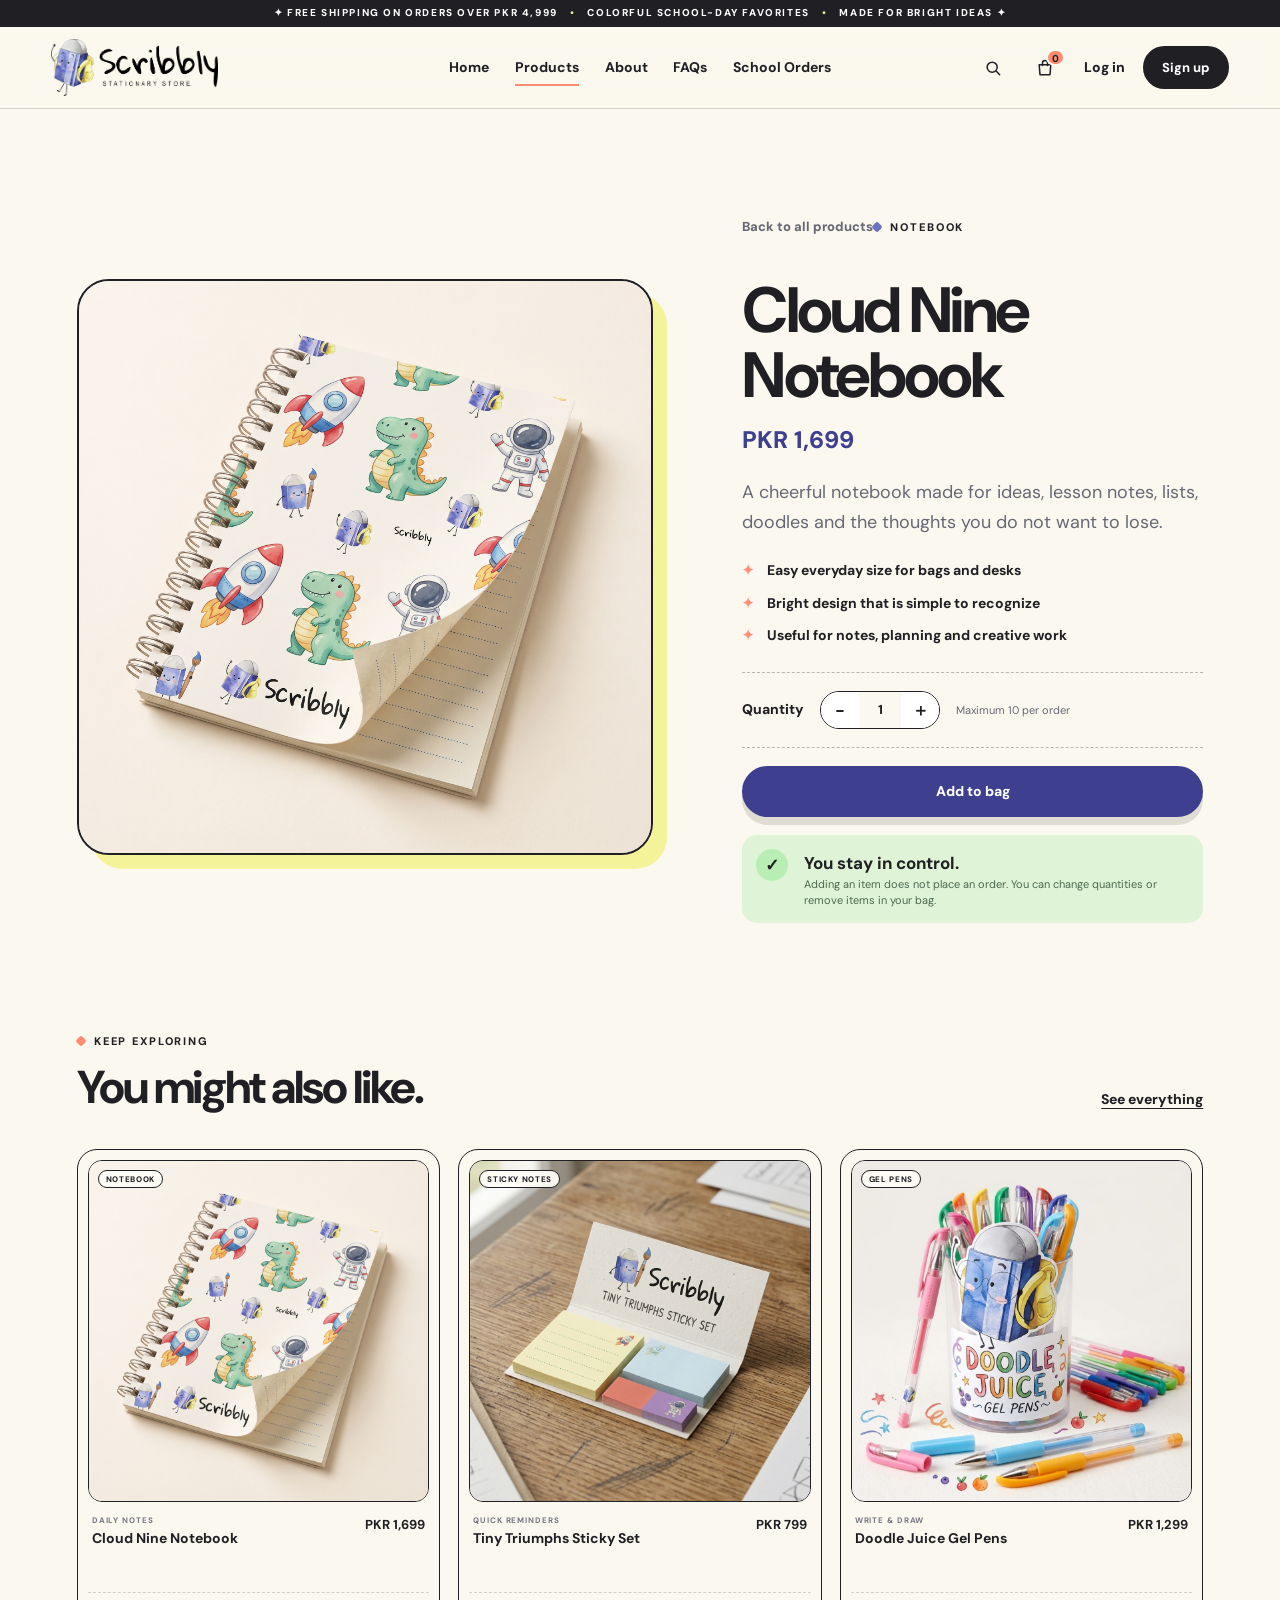
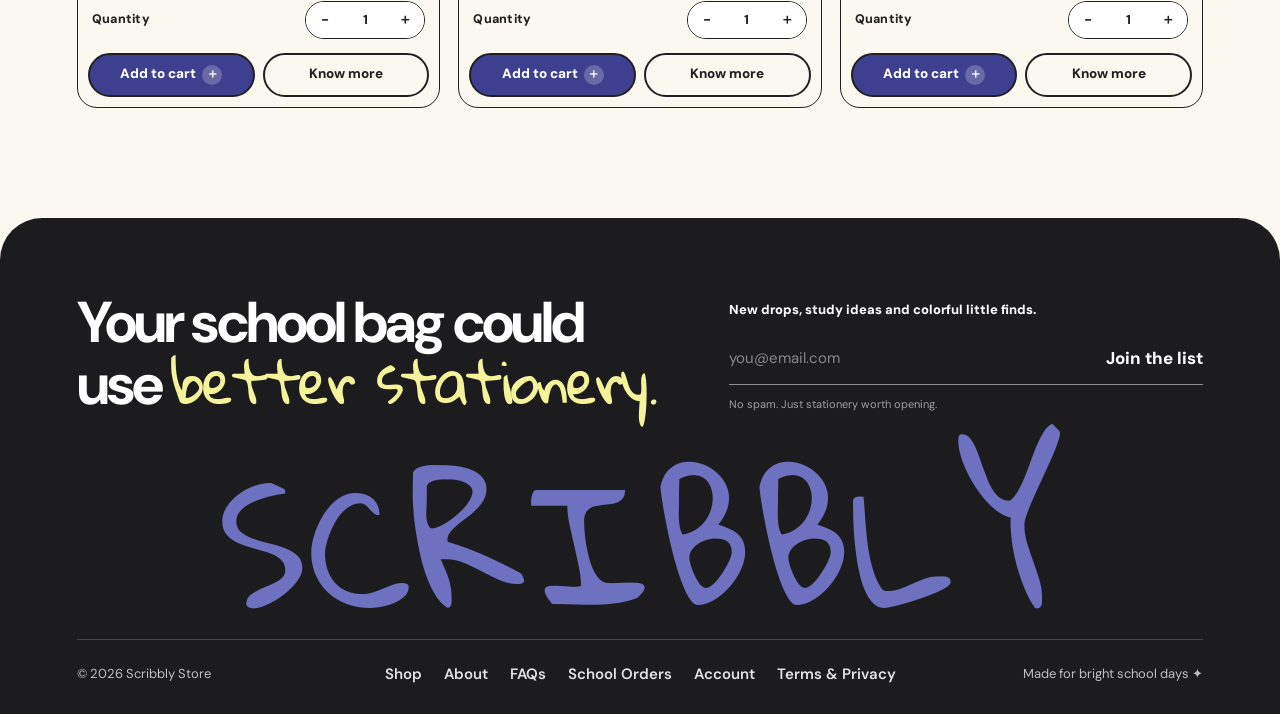
<file: product.html>
<!DOCTYPE html><html lang="en"><head><meta charset="UTF-8">
  <meta name="viewport" content="width=device-width, initial-scale=1.0">
  <meta name="theme-color" content="#6d71bf">
  <link rel="icon" type="image/png" href="img/favicon.png">
  <link rel="shortcut icon" href="favicon.ico">
  <link rel="preconnect" href="https://fonts.googleapis.com">
  <link rel="preconnect" href="https://fonts.gstatic.com" crossorigin>
  <link href="https://fonts.googleapis.com/css2?family=DM+Sans:wght@400;500;600;700;800&family=Gloria+Hallelujah&display=swap" rel="stylesheet">
  <link rel="stylesheet" href="styles.css"><meta name="description" content="View a Scribbly stationery product, choose a quantity and add it to your bag."><title>Product — Scribbly</title></head><body><div class="grain" aria-hidden="true"></div><a class="skip-link" href="#mainContent">Skip to main content</a>
  <div class="announcement">✦ FREE SHIPPING ON ORDERS OVER PKR 4,999 <span>•</span> COLORFUL SCHOOL-DAY FAVORITES <span>•</span> MADE FOR BRIGHT IDEAS ✦</div>
  <header class="site-header">
    <a class="brand" href="index.html" aria-label="Scribbly home"><img src="img/logo-header.png" alt="Scribbly stationery store" class="brand-logo"></a>
    <nav class="main-nav" id="mainNav" aria-label="Primary navigation"><a  href="index.html">Home</a><a class="active" aria-current="page" href="products.html">Products</a><a  href="index.html#about">About</a><a  href="index.html#faq">FAQs</a><a  href="index.html#bulk">School Orders</a></nav>
    <div class="header-actions">
      <button class="icon-btn header-search" data-search-open aria-label="Search products"><svg viewBox="0 0 24 24" aria-hidden="true"><circle cx="11" cy="11" r="6"></circle><path d="m16 16 4 4"></path></svg></button>
      <a class="icon-btn bag-btn header-bag" href="cart.html" aria-label="Open shopping bag"><svg viewBox="0 0 24 24" aria-hidden="true"><path d="M5 8h14l-1 12H6L5 8Z"></path><path d="M9 9V6a3 3 0 0 1 6 0v3"></path></svg><span data-bag-count>0</span></a>
      <a class="login-link" href="login.html" data-auth="guest">Log in</a>
      <a class="btn btn-dark btn-small" href="signup.html" data-auth="guest">Sign up</a>
      <a class="login-link member-link" href="dashboard.html" data-auth="member" hidden>Dashboard</a>
      <button class="btn btn-dark btn-small logout-btn" type="button" data-auth="member" data-logout hidden>Log out</button>
    </div>
    <button class="menu-toggle" type="button" data-menu-toggle aria-label="Open navigation" aria-controls="mainNav" aria-expanded="false"><span></span><span></span></button>
  </header><main id="mainContent" class="inner-main"><section class="product-detail section-pad" data-product-detail><div class="product-detail-media"><img data-detail-image src="img/notebook.jpg" alt="Scribbly product"></div><div class="product-detail-copy"><a class="back-link" href="products.html">Back to all products</a><span class="eyebrow"><span class="dot"></span> <span data-detail-category>NOTEBOOK</span></span><h1 data-detail-name>Cloud Nine Notebook</h1><div class="detail-price" data-detail-price>PKR 1,699</div><p data-detail-description>A cheerful notebook made for ideas, lesson notes, lists, doodles and the thoughts you do not want to lose.</p><ul class="detail-points"><li>Easy everyday size for bags and desks</li><li>Bright design that is simple to recognize</li><li>Useful for notes, planning and creative work</li></ul><div class="quantity-row"><span>Quantity</span><div class="quantity-control"><button type="button" data-qty-minus aria-label="Decrease quantity">−</button><output data-detail-qty aria-live="polite">1</output><button type="button" data-qty-plus aria-label="Increase quantity">＋</button></div><small>Maximum 10 per order</small></div><button class="btn btn-primary detail-add" type="button" data-detail-add>Add to bag</button><div class="safe-note"><span>✓</span><div><b>You stay in control.</b><small>Adding an item does not place an order. You can change quantities or remove items in your bag.</small></div></div></div></section><section class="section-pad related-section"><div class="section-heading compact"><div><span class="eyebrow"><span class="dot orange"></span> KEEP EXPLORING</span><h2>You might also like.</h2></div><a class="text-link" href="products.html">See everything</a></div><div class="product-grid related-grid"><article class="product-card" data-product-id="cloud-nine-notebook" data-product-name="Cloud Nine Notebook" data-category="notebook">
      <a class="product-media" href="product.html?id=cloud-nine-notebook" aria-label="View Cloud Nine Notebook"><span class="badge">NOTEBOOK</span><img src="img/notebook.jpg" alt="Cloud Nine Notebook" class="product-image"></a>
      <div class="product-info"><div><small>DAILY NOTES</small><h3><a href="product.html?id=cloud-nine-notebook">Cloud Nine Notebook</a></h3></div><b>PKR 1,699</b></div>
      <div class="card-qty-row">
        <span class="card-qty-label">Quantity</span>
        <div class="quantity-control card-qty-control">
          <button type="button" data-card-qty-minus aria-label="Decrease quantity">−</button>
          <output data-card-qty aria-live="polite">1</output>
          <button type="button" data-card-qty-plus aria-label="Increase quantity">＋</button>
        </div>
      </div>
      <div class="product-actions">
        <button class="add-btn" type="button" data-add-to-cart="cloud-nine-notebook"><span>Add to cart</span><strong aria-hidden="true">＋</strong></button>
        <a class="know-more-btn" href="product.html?id=cloud-nine-notebook"><span>Know more</span></a>
      </div>
    </article><article class="product-card" data-product-id="tiny-triumphs-sticky-set" data-product-name="Tiny Triumphs Sticky Set" data-category="sticky-notes">
      <a class="product-media" href="product.html?id=tiny-triumphs-sticky-set" aria-label="View Tiny Triumphs Sticky Set"><span class="badge">STICKY NOTES</span><img src="img/sticky set.png" alt="Tiny Triumphs Sticky Set" class="product-image"></a>
      <div class="product-info"><div><small>QUICK REMINDERS</small><h3><a href="product.html?id=tiny-triumphs-sticky-set">Tiny Triumphs Sticky Set</a></h3></div><b>PKR 799</b></div>
      <div class="card-qty-row">
        <span class="card-qty-label">Quantity</span>
        <div class="quantity-control card-qty-control">
          <button type="button" data-card-qty-minus aria-label="Decrease quantity">−</button>
          <output data-card-qty aria-live="polite">1</output>
          <button type="button" data-card-qty-plus aria-label="Increase quantity">＋</button>
        </div>
      </div>
      <div class="product-actions">
        <button class="add-btn" type="button" data-add-to-cart="tiny-triumphs-sticky-set"><span>Add to cart</span><strong aria-hidden="true">＋</strong></button>
        <a class="know-more-btn" href="product.html?id=tiny-triumphs-sticky-set"><span>Know more</span></a>
      </div>
    </article><article class="product-card" data-product-id="doodle-juice-gel-pens" data-product-name="Doodle Juice Gel Pens" data-category="gel-pens">
      <a class="product-media" href="product.html?id=doodle-juice-gel-pens" aria-label="View Doodle Juice Gel Pens"><span class="badge">GEL PENS</span><img src="img/gel pens.png" alt="Doodle Juice Gel Pens" class="product-image"></a>
      <div class="product-info"><div><small>WRITE & DRAW</small><h3><a href="product.html?id=doodle-juice-gel-pens">Doodle Juice Gel Pens</a></h3></div><b>PKR 1,299</b></div>
      <div class="card-qty-row">
        <span class="card-qty-label">Quantity</span>
        <div class="quantity-control card-qty-control">
          <button type="button" data-card-qty-minus aria-label="Decrease quantity">−</button>
          <output data-card-qty aria-live="polite">1</output>
          <button type="button" data-card-qty-plus aria-label="Increase quantity">＋</button>
        </div>
      </div>
      <div class="product-actions">
        <button class="add-btn" type="button" data-add-to-cart="doodle-juice-gel-pens"><span>Add to cart</span><strong aria-hidden="true">＋</strong></button>
        <a class="know-more-btn" href="product.html?id=doodle-juice-gel-pens"><span>Know more</span></a>
      </div>
    </article></div></section></main><footer class="site-footer">
    <div class="footer-top">
      <div class="footer-copy"><h2>Your school bag could use <span>better stationery.</span></h2></div>
      <form class="newsletter" data-newsletter-form novalidate>
        <label for="footerEmail">New drops, study ideas and colorful little finds.</label>
        <div><input id="footerEmail" name="email" type="email" placeholder="you@email.com" autocomplete="email" required><button type="submit">Join the list</button></div>
        <small data-newsletter-msg>No spam. Just stationery worth opening.</small>
      </form>
    </div>
    <div class="footer-word" aria-hidden="true">SCRIBBLY</div>
    <div class="footer-bottom"><span>© 2026 Scribbly Store</span><div><a href="products.html">Shop</a><a href="index.html#about">About</a><a href="index.html#faq">FAQs</a><a href="index.html#bulk">School Orders</a><a href="dashboard.html">Account</a><a href="terms.html">Terms & Privacy</a></div><span>Made for bright school days ✦</span></div>
  </footer><div class="search-overlay" data-search-overlay aria-hidden="true">
    <button class="search-close" type="button" data-search-close aria-label="Close search">×</button>
    <div class="search-box"><span>search scribbly</span><label class="sr-only" for="globalSearch">Search products</label><input id="globalSearch" data-search-input type="search" placeholder="Try “notebook”..."><p data-search-hint>Popular: notebook, gel pens, sticky notes, pouch</p><a class="text-link search-all-link" href="products.html">Browse all products</a></div>
  </div>
  <div class="toast" data-toast role="status" aria-live="polite"><span data-toast-message>Done ✦</span><button type="button" data-toast-action hidden>Undo</button></div><script src="script.js"></script></body></html>
</file>
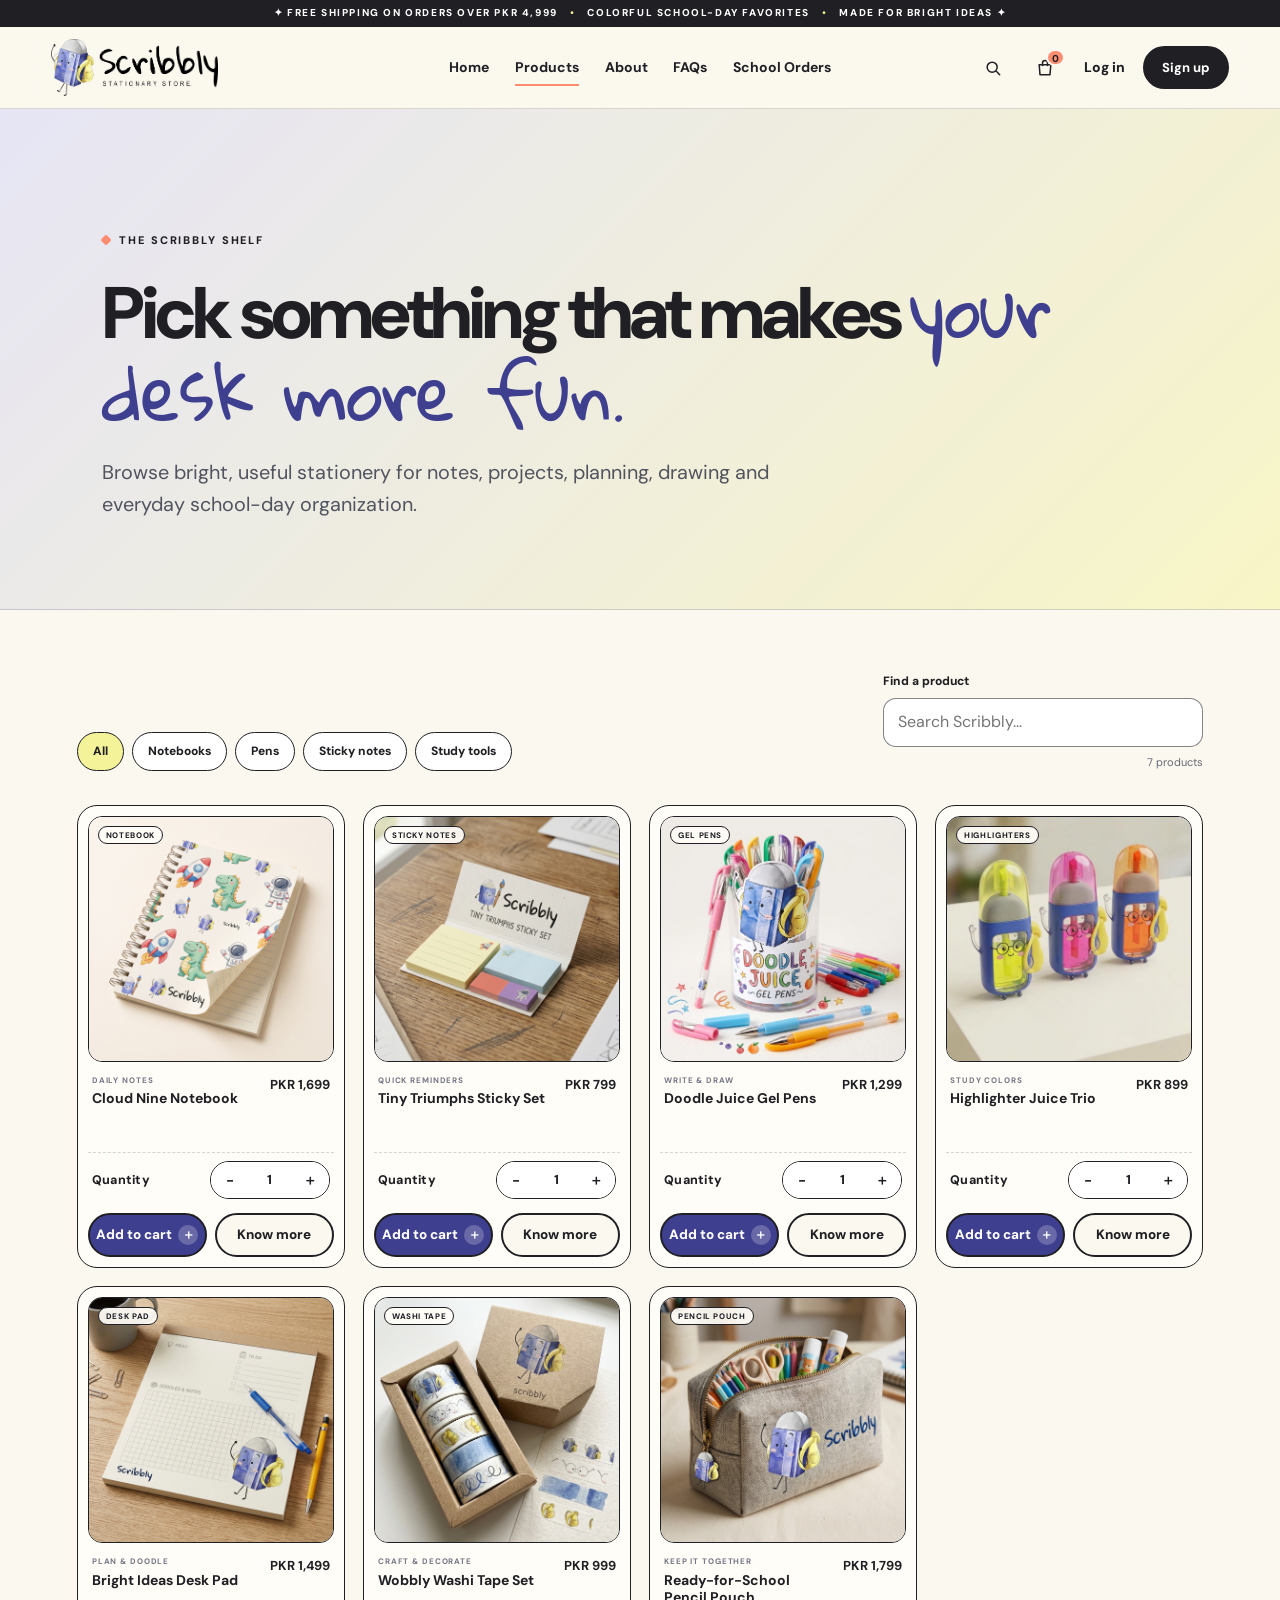
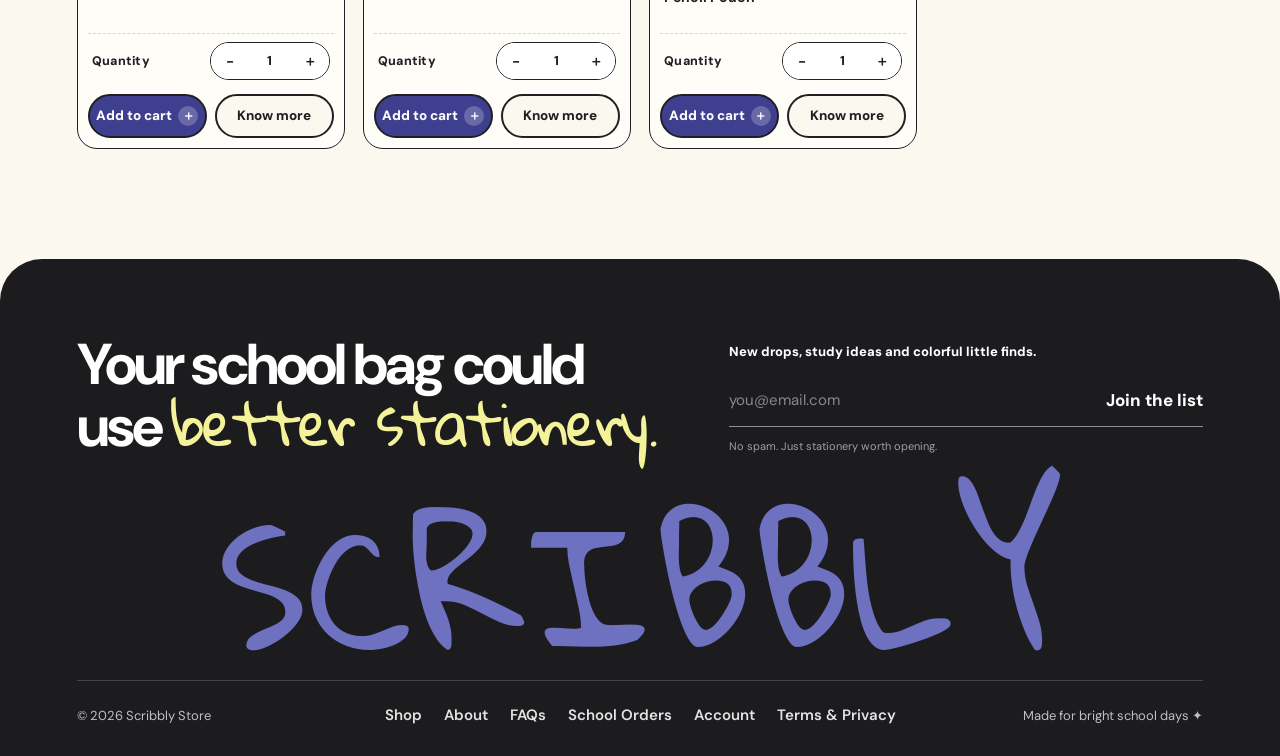
<file: products.html>
<!DOCTYPE html><html lang="en"><head><meta charset="UTF-8">
  <meta name="viewport" content="width=device-width, initial-scale=1.0">
  <meta name="theme-color" content="#6d71bf">
  <link rel="icon" type="image/png" href="img/favicon.png">
  <link rel="shortcut icon" href="favicon.ico">
  <link rel="preconnect" href="https://fonts.googleapis.com">
  <link rel="preconnect" href="https://fonts.gstatic.com" crossorigin>
  <link href="https://fonts.googleapis.com/css2?family=DM+Sans:wght@400;500;600;700;800&family=Gloria+Hallelujah&display=swap" rel="stylesheet">
  <link rel="stylesheet" href="styles.css"><meta name="description" content="Browse Scribbly notebooks, pens, sticky notes, desk pads and colorful school-day stationery."><title>Shop — Scribbly</title></head><body><div class="grain" aria-hidden="true"></div><a class="skip-link" href="#mainContent">Skip to main content</a>
  <div class="announcement">✦ FREE SHIPPING ON ORDERS OVER PKR 4,999 <span>•</span> COLORFUL SCHOOL-DAY FAVORITES <span>•</span> MADE FOR BRIGHT IDEAS ✦</div>
  <header class="site-header">
    <a class="brand" href="index.html" aria-label="Scribbly home"><img src="img/logo-header.png" alt="Scribbly stationery store" class="brand-logo"></a>
    <nav class="main-nav" id="mainNav" aria-label="Primary navigation"><a  href="index.html">Home</a><a class="active" aria-current="page" href="products.html">Products</a><a  href="index.html#about">About</a><a  href="index.html#faq">FAQs</a><a  href="index.html#bulk">School Orders</a></nav>
    <div class="header-actions">
      <button class="icon-btn header-search" data-search-open aria-label="Search products"><svg viewBox="0 0 24 24" aria-hidden="true"><circle cx="11" cy="11" r="6"></circle><path d="m16 16 4 4"></path></svg></button>
      <a class="icon-btn bag-btn header-bag" href="cart.html" aria-label="Open shopping bag"><svg viewBox="0 0 24 24" aria-hidden="true"><path d="M5 8h14l-1 12H6L5 8Z"></path><path d="M9 9V6a3 3 0 0 1 6 0v3"></path></svg><span data-bag-count>0</span></a>
      <a class="login-link" href="login.html" data-auth="guest">Log in</a>
      <a class="btn btn-dark btn-small" href="signup.html" data-auth="guest">Sign up</a>
      <a class="login-link member-link" href="dashboard.html" data-auth="member" hidden>Dashboard</a>
      <button class="btn btn-dark btn-small logout-btn" type="button" data-auth="member" data-logout hidden>Log out</button>
    </div>
    <button class="menu-toggle" type="button" data-menu-toggle aria-label="Open navigation" aria-controls="mainNav" aria-expanded="false"><span></span><span></span></button>
  </header><main id="mainContent" class="inner-main"><section class="page-hero shop-hero"><span class="eyebrow"><span class="dot orange"></span> THE SCRIBBLY SHELF</span><h1>Pick something that makes <span class="scribble-word">your desk more fun.</span></h1><p>Browse bright, useful stationery for notes, projects, planning, drawing and everyday school-day organization.</p></section><section class="shop-section section-pad"><div class="shop-toolbar"><div class="filter-group" role="group" aria-label="Filter products"><button class="filter-btn active" type="button" data-filter="all" aria-pressed="true">All</button><button class="filter-btn" type="button" data-filter="notebook" aria-pressed="false">Notebooks</button><button class="filter-btn" type="button" data-filter="gel-pens" aria-pressed="false">Pens</button><button class="filter-btn" type="button" data-filter="sticky-notes" aria-pressed="false">Sticky notes</button><button class="filter-btn" type="button" data-filter="highlighters" aria-pressed="false">Study tools</button></div><div class="shop-search"><label for="shopSearch">Find a product</label><input id="shopSearch" type="search" placeholder="Search Scribbly..."><span data-shop-count>7 products</span></div></div><div class="product-grid shop-grid" data-shop-grid><article class="product-card" data-product-id="cloud-nine-notebook" data-product-name="Cloud Nine Notebook" data-category="notebook">
      <a class="product-media" href="product.html?id=cloud-nine-notebook" aria-label="View Cloud Nine Notebook"><span class="badge">NOTEBOOK</span><img src="img/notebook.jpg" alt="Cloud Nine Notebook" class="product-image"></a>
      <div class="product-info"><div><small>DAILY NOTES</small><h3><a href="product.html?id=cloud-nine-notebook">Cloud Nine Notebook</a></h3></div><b>PKR 1,699</b></div>
      <div class="card-qty-row">
        <span class="card-qty-label">Quantity</span>
        <div class="quantity-control card-qty-control">
          <button type="button" data-card-qty-minus aria-label="Decrease quantity">−</button>
          <output data-card-qty aria-live="polite">1</output>
          <button type="button" data-card-qty-plus aria-label="Increase quantity">＋</button>
        </div>
      </div>
      <div class="product-actions">
        <button class="add-btn" type="button" data-add-to-cart="cloud-nine-notebook"><span>Add to cart</span><strong aria-hidden="true">＋</strong></button>
        <a class="know-more-btn" href="product.html?id=cloud-nine-notebook"><span>Know more</span></a>
      </div>
    </article>
<article class="product-card" data-product-id="tiny-triumphs-sticky-set" data-product-name="Tiny Triumphs Sticky Set" data-category="sticky-notes">
      <a class="product-media" href="product.html?id=tiny-triumphs-sticky-set" aria-label="View Tiny Triumphs Sticky Set"><span class="badge">STICKY NOTES</span><img src="img/sticky set.png" alt="Tiny Triumphs Sticky Set" class="product-image"></a>
      <div class="product-info"><div><small>QUICK REMINDERS</small><h3><a href="product.html?id=tiny-triumphs-sticky-set">Tiny Triumphs Sticky Set</a></h3></div><b>PKR 799</b></div>
      <div class="card-qty-row">
        <span class="card-qty-label">Quantity</span>
        <div class="quantity-control card-qty-control">
          <button type="button" data-card-qty-minus aria-label="Decrease quantity">−</button>
          <output data-card-qty aria-live="polite">1</output>
          <button type="button" data-card-qty-plus aria-label="Increase quantity">＋</button>
        </div>
      </div>
      <div class="product-actions">
        <button class="add-btn" type="button" data-add-to-cart="tiny-triumphs-sticky-set"><span>Add to cart</span><strong aria-hidden="true">＋</strong></button>
        <a class="know-more-btn" href="product.html?id=tiny-triumphs-sticky-set"><span>Know more</span></a>
      </div>
    </article>
<article class="product-card" data-product-id="doodle-juice-gel-pens" data-product-name="Doodle Juice Gel Pens" data-category="gel-pens">
      <a class="product-media" href="product.html?id=doodle-juice-gel-pens" aria-label="View Doodle Juice Gel Pens"><span class="badge">GEL PENS</span><img src="img/gel pens.png" alt="Doodle Juice Gel Pens" class="product-image"></a>
      <div class="product-info"><div><small>WRITE & DRAW</small><h3><a href="product.html?id=doodle-juice-gel-pens">Doodle Juice Gel Pens</a></h3></div><b>PKR 1,299</b></div>
      <div class="card-qty-row">
        <span class="card-qty-label">Quantity</span>
        <div class="quantity-control card-qty-control">
          <button type="button" data-card-qty-minus aria-label="Decrease quantity">−</button>
          <output data-card-qty aria-live="polite">1</output>
          <button type="button" data-card-qty-plus aria-label="Increase quantity">＋</button>
        </div>
      </div>
      <div class="product-actions">
        <button class="add-btn" type="button" data-add-to-cart="doodle-juice-gel-pens"><span>Add to cart</span><strong aria-hidden="true">＋</strong></button>
        <a class="know-more-btn" href="product.html?id=doodle-juice-gel-pens"><span>Know more</span></a>
      </div>
    </article>
<article class="product-card" data-product-id="highlighter-juice-trio" data-product-name="Highlighter Juice Trio" data-category="highlighters">
      <a class="product-media" href="product.html?id=highlighter-juice-trio" aria-label="View Highlighter Juice Trio"><span class="badge">HIGHLIGHTERS</span><img src="img/highlighters.png" alt="Highlighter Juice Trio" class="product-image"></a>
      <div class="product-info"><div><small>STUDY COLORS</small><h3><a href="product.html?id=highlighter-juice-trio">Highlighter Juice Trio</a></h3></div><b>PKR 899</b></div>
      <div class="card-qty-row">
        <span class="card-qty-label">Quantity</span>
        <div class="quantity-control card-qty-control">
          <button type="button" data-card-qty-minus aria-label="Decrease quantity">−</button>
          <output data-card-qty aria-live="polite">1</output>
          <button type="button" data-card-qty-plus aria-label="Increase quantity">＋</button>
        </div>
      </div>
      <div class="product-actions">
        <button class="add-btn" type="button" data-add-to-cart="highlighter-juice-trio"><span>Add to cart</span><strong aria-hidden="true">＋</strong></button>
        <a class="know-more-btn" href="product.html?id=highlighter-juice-trio"><span>Know more</span></a>
      </div>
    </article>
<article class="product-card" data-product-id="bright-ideas-desk-pad" data-product-name="Bright Ideas Desk Pad" data-category="desk-pad">
      <a class="product-media" href="product.html?id=bright-ideas-desk-pad" aria-label="View Bright Ideas Desk Pad"><span class="badge">DESK PAD</span><img src="img/pad.png" alt="Bright Ideas Desk Pad" class="product-image"></a>
      <div class="product-info"><div><small>PLAN & DOODLE</small><h3><a href="product.html?id=bright-ideas-desk-pad">Bright Ideas Desk Pad</a></h3></div><b>PKR 1,499</b></div>
      <div class="card-qty-row">
        <span class="card-qty-label">Quantity</span>
        <div class="quantity-control card-qty-control">
          <button type="button" data-card-qty-minus aria-label="Decrease quantity">−</button>
          <output data-card-qty aria-live="polite">1</output>
          <button type="button" data-card-qty-plus aria-label="Increase quantity">＋</button>
        </div>
      </div>
      <div class="product-actions">
        <button class="add-btn" type="button" data-add-to-cart="bright-ideas-desk-pad"><span>Add to cart</span><strong aria-hidden="true">＋</strong></button>
        <a class="know-more-btn" href="product.html?id=bright-ideas-desk-pad"><span>Know more</span></a>
      </div>
    </article>
<article class="product-card" data-product-id="wobbly-washi-tape-set" data-product-name="Wobbly Washi Tape Set" data-category="washi-tape">
      <a class="product-media" href="product.html?id=wobbly-washi-tape-set" aria-label="View Wobbly Washi Tape Set"><span class="badge">WASHI TAPE</span><img src="img/tape sets.png" alt="Wobbly Washi Tape Set" class="product-image"></a>
      <div class="product-info"><div><small>CRAFT & DECORATE</small><h3><a href="product.html?id=wobbly-washi-tape-set">Wobbly Washi Tape Set</a></h3></div><b>PKR 999</b></div>
      <div class="card-qty-row">
        <span class="card-qty-label">Quantity</span>
        <div class="quantity-control card-qty-control">
          <button type="button" data-card-qty-minus aria-label="Decrease quantity">−</button>
          <output data-card-qty aria-live="polite">1</output>
          <button type="button" data-card-qty-plus aria-label="Increase quantity">＋</button>
        </div>
      </div>
      <div class="product-actions">
        <button class="add-btn" type="button" data-add-to-cart="wobbly-washi-tape-set"><span>Add to cart</span><strong aria-hidden="true">＋</strong></button>
        <a class="know-more-btn" href="product.html?id=wobbly-washi-tape-set"><span>Know more</span></a>
      </div>
    </article>
<article class="product-card" data-product-id="ready-for-school-pencil-pouch" data-product-name="Ready-for-School Pencil Pouch" data-category="pencil-pouch">
      <a class="product-media" href="product.html?id=ready-for-school-pencil-pouch" aria-label="View Ready-for-School Pencil Pouch"><span class="badge">PENCIL POUCH</span><img src="img/pouch.png" alt="Ready-for-School Pencil Pouch" class="product-image"></a>
      <div class="product-info"><div><small>KEEP IT TOGETHER</small><h3><a href="product.html?id=ready-for-school-pencil-pouch">Ready-for-School Pencil Pouch</a></h3></div><b>PKR 1,799</b></div>
      <div class="card-qty-row">
        <span class="card-qty-label">Quantity</span>
        <div class="quantity-control card-qty-control">
          <button type="button" data-card-qty-minus aria-label="Decrease quantity">−</button>
          <output data-card-qty aria-live="polite">1</output>
          <button type="button" data-card-qty-plus aria-label="Increase quantity">＋</button>
        </div>
      </div>
      <div class="product-actions">
        <button class="add-btn" type="button" data-add-to-cart="ready-for-school-pencil-pouch"><span>Add to cart</span><strong aria-hidden="true">＋</strong></button>
        <a class="know-more-btn" href="product.html?id=ready-for-school-pencil-pouch"><span>Know more</span></a>
      </div>
    </article></div><div class="empty-filter" data-shop-empty hidden><div class="empty-icon">✎</div><h2>No scribbles found.</h2><p>Try a shorter search or choose “All”.</p><button class="btn btn-dark" type="button" data-clear-filters>Clear filters</button></div></section></main><footer class="site-footer">
    <div class="footer-top">
      <div class="footer-copy"><h2>Your school bag could use <span>better stationery.</span></h2></div>
      <form class="newsletter" data-newsletter-form novalidate>
        <label for="footerEmail">New drops, study ideas and colorful little finds.</label>
        <div><input id="footerEmail" name="email" type="email" placeholder="you@email.com" autocomplete="email" required><button type="submit">Join the list</button></div>
        <small data-newsletter-msg>No spam. Just stationery worth opening.</small>
      </form>
    </div>
    <div class="footer-word" aria-hidden="true">SCRIBBLY</div>
    <div class="footer-bottom"><span>© 2026 Scribbly Store</span><div><a href="products.html">Shop</a><a href="index.html#about">About</a><a href="index.html#faq">FAQs</a><a href="index.html#bulk">School Orders</a><a href="dashboard.html">Account</a><a href="terms.html">Terms & Privacy</a></div><span>Made for bright school days ✦</span></div>
  </footer><div class="search-overlay" data-search-overlay aria-hidden="true">
    <button class="search-close" type="button" data-search-close aria-label="Close search">×</button>
    <div class="search-box"><span>search scribbly</span><label class="sr-only" for="globalSearch">Search products</label><input id="globalSearch" data-search-input type="search" placeholder="Try “notebook”..."><p data-search-hint>Popular: notebook, gel pens, sticky notes, pouch</p><a class="text-link search-all-link" href="products.html">Browse all products</a></div>
  </div>
  <div class="toast" data-toast role="status" aria-live="polite"><span data-toast-message>Done ✦</span><button type="button" data-toast-action hidden>Undo</button></div><script src="script.js"></script></body></html>
</file>
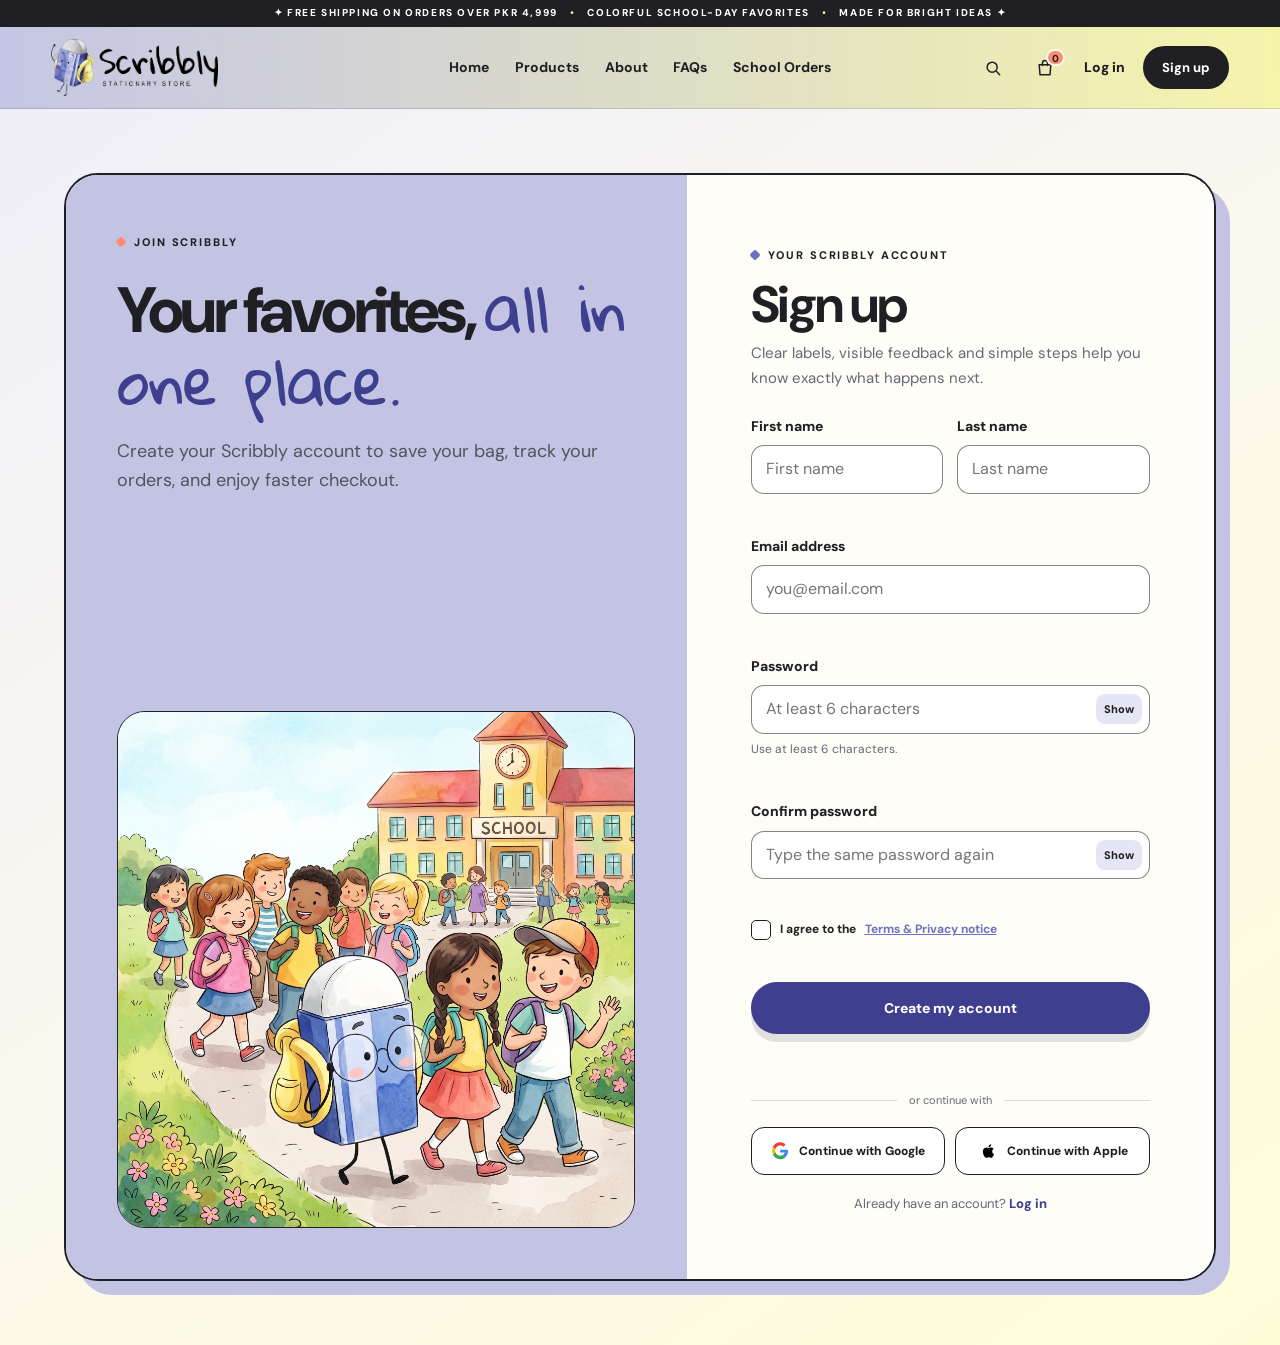
<file: signup.html>
<!DOCTYPE html><html lang="en"><head><meta charset="UTF-8">
  <meta name="viewport" content="width=device-width, initial-scale=1.0">
  <meta name="theme-color" content="#6d71bf">
  <link rel="icon" type="image/png" href="img/favicon.png">
  <link rel="shortcut icon" href="favicon.ico">
  <link rel="preconnect" href="https://fonts.googleapis.com">
  <link rel="preconnect" href="https://fonts.gstatic.com" crossorigin>
  <link href="https://fonts.googleapis.com/css2?family=DM+Sans:wght@400;500;600;700;800&family=Gloria+Hallelujah&display=swap" rel="stylesheet">
  <link rel="stylesheet" href="styles.css"><meta name="description" content="Sign up for a Scribbly account."><title>Sign up — Scribbly</title></head><body class="auth-body"><div class="grain" aria-hidden="true"></div><a class="skip-link" href="#mainContent">Skip to main content</a>
  <div class="announcement">✦ FREE SHIPPING ON ORDERS OVER PKR 4,999 <span>•</span> COLORFUL SCHOOL-DAY FAVORITES <span>•</span> MADE FOR BRIGHT IDEAS ✦</div>
  <header class="site-header auth-header">
    <a class="brand" href="index.html" aria-label="Scribbly home"><img src="img/logo-header.png" alt="Scribbly stationery store" class="brand-logo"></a>
    <nav class="main-nav" id="mainNav" aria-label="Primary navigation"><a  href="index.html">Home</a><a  href="products.html">Products</a><a  href="index.html#about">About</a><a  href="index.html#faq">FAQs</a><a  href="index.html#bulk">School Orders</a></nav>
    <div class="header-actions">
      <button class="icon-btn header-search" data-search-open aria-label="Search products"><svg viewBox="0 0 24 24" aria-hidden="true"><circle cx="11" cy="11" r="6"></circle><path d="m16 16 4 4"></path></svg></button>
      <a class="icon-btn bag-btn header-bag" href="cart.html" aria-label="Open shopping bag"><svg viewBox="0 0 24 24" aria-hidden="true"><path d="M5 8h14l-1 12H6L5 8Z"></path><path d="M9 9V6a3 3 0 0 1 6 0v3"></path></svg><span data-bag-count>0</span></a>
      <a class="login-link" href="login.html" data-auth="guest">Log in</a>
      <a class="btn btn-dark btn-small" href="signup.html" data-auth="guest">Sign up</a>
      <a class="login-link member-link" href="dashboard.html" data-auth="member" hidden>Dashboard</a>
      <button class="btn btn-dark btn-small logout-btn" type="button" data-auth="member" data-logout hidden>Log out</button>
    </div>
    <button class="menu-toggle" type="button" data-menu-toggle aria-label="Open navigation" aria-controls="mainNav" aria-expanded="false"><span></span><span></span></button>
  </header><main id="mainContent" class="auth-main"><section class="auth-shell"><div class="auth-art"><div class="auth-copy"><span class="eyebrow"><span class="dot orange"></span> JOIN SCRIBBLY</span><h1>Your favorites, <span class="scribble-word">all in one place.</span></h1><p>Create your Scribbly account to save your bag, track your orders, and enjoy faster checkout.</p></div><div class="auth-image-frame"><img src="img/right sdie image updated.jpg" alt="Students with the Scribbly mascot" class="auth-feature-image"></div></div><section class="auth-panel"><div class="auth-form-wrap"><span class="eyebrow"><span class="dot"></span> YOUR SCRIBBLY ACCOUNT</span><h2>Sign up</h2><p class="auth-sub">Clear labels, visible feedback and simple steps help you know exactly what happens next.</p><form class="auth-form" id="signupForm" novalidate><div class="two-fields"><div class="input-field"><label for="signupFirstName">First name</label><input id="signupFirstName" name="firstName" type="text" placeholder="First name" autocomplete="given-name" required><small class="field-error" data-error-for="signupFirstName"></small></div><div class="input-field"><label for="signupLastName">Last name</label><input id="signupLastName" name="lastName" type="text" placeholder="Last name" autocomplete="family-name" required><small class="field-error" data-error-for="signupLastName"></small></div></div><div class="input-field"><label for="signupEmail">Email address</label><input id="signupEmail" name="email" type="email" placeholder="you@email.com" autocomplete="email" required><small class="field-error" data-error-for="signupEmail"></small></div><div class="input-field"><label for="signupPassword">Password</label><div class="password-wrap"><input id="signupPassword" name="password" type="password" minlength="6" placeholder="At least 6 characters" autocomplete="new-password" required><button type="button" class="show-password" data-target="signupPassword" aria-label="Show password">Show</button></div><small class="password-guide" data-password-guide>Use at least 6 characters.</small><small class="field-error" data-error-for="signupPassword"></small></div><div class="input-field"><label for="signupConfirm">Confirm password</label><div class="password-wrap"><input id="signupConfirm" name="confirm" type="password" minlength="6" placeholder="Type the same password again" autocomplete="new-password" required><button type="button" class="show-password" data-target="signupConfirm" aria-label="Show confirm password">Show</button></div><small class="field-error" data-error-for="signupConfirm"></small></div><label class="checkbox terms"><input id="termsCheck" type="checkbox" required><span></span>I agree to the <a href="terms.html" target="_blank" class="terms-link">Terms &amp; Privacy notice</a></label><small class="field-error terms-error" data-error-for="termsCheck"></small><button class="btn btn-primary auth-submit" type="submit">Create my account</button><p class="form-status" data-auth-status aria-live="polite"></p><div class="form-divider"><span>or continue with</span></div><div class="social-stack"><button class="social-btn" type="button" data-social-provider="Google"><svg class="social-icon google-icon" viewBox="0 0 24 24" aria-hidden="true"><path fill="#4285F4" d="M21.6 12.23c0-.71-.06-1.24-.2-1.8h-9.2v3.34h5.4c-.11.83-.7 2.08-2.01 2.92l-.02.11 2.92 2.26.2.02c1.85-1.71 2.91-4.23 2.91-6.85Z"></path><path fill="#34A853" d="M12.2 21.8c2.65 0 4.87-.87 6.49-2.72l-3.1-2.39c-.83.56-1.95.95-3.39.95-2.6 0-4.81-1.76-5.6-4.2l-.11.01-3.04 2.35-.04.1a9.8 9.8 0 0 0 8.79 5.9Z"></path><path fill="#FBBC05" d="M6.6 13.44a5.94 5.94 0 0 1-.32-1.92c0-.67.12-1.32.31-1.92l-.01-.13-3.08-2.39-.1.05a9.79 9.79 0 0 0 .01 8.77l3.19-2.46Z"></path><path fill="#EA4335" d="M12.2 5.4c1.84 0 3.08.79 3.79 1.44l2.76-2.69C17.05 2.57 14.85 1.6 12.2 1.6a9.8 9.8 0 0 0-8.8 5.53L6.59 9.6c.8-2.44 3.01-4.2 5.61-4.2Z"></path></svg><span>Continue with Google</span></button><button class="social-btn" type="button" data-social-provider="Apple"><svg class="social-icon apple-icon" viewBox="0 0 24 24" aria-hidden="true"><path fill="currentColor" d="M17.05 12.54c-.02-2.1 1.72-3.12 1.8-3.17-.98-1.43-2.5-1.63-3.04-1.65-1.28-.14-2.52.77-3.17.77-.66 0-1.65-.75-2.72-.73-1.38.02-2.68.82-3.39 2.07-1.47 2.54-.37 6.28 1.03 8.33.7 1 1.51 2.11 2.58 2.07 1.04-.04 1.43-.66 2.68-.66 1.24 0 1.61.66 2.69.64 1.12-.02 1.83-1 2.5-2.01.81-1.15 1.14-2.29 1.15-2.35-.02-.01-2.09-.81-2.11-3.31ZM14.98 6.37c.56-.7.94-1.64.84-2.59-.81.04-1.82.56-2.4 1.24-.52.6-.98 1.58-.87 2.49.92.07 1.85-.46 2.43-1.14Z"></path></svg><span>Continue with Apple</span></button></div><p class="switch-auth">Already have an account? <a href="login.html">Log in</a></p></form></div></section></section></main><div class="search-overlay" data-search-overlay aria-hidden="true">
    <button class="search-close" type="button" data-search-close aria-label="Close search">×</button>
    <div class="search-box"><span>search scribbly</span><label class="sr-only" for="globalSearch">Search products</label><input id="globalSearch" data-search-input type="search" placeholder="Try “notebook”..."><p data-search-hint>Popular: notebook, gel pens, sticky notes, pouch</p><a class="text-link search-all-link" href="products.html">Browse all products</a></div>
  </div>
  <div class="toast" data-toast role="status" aria-live="polite"><span data-toast-message>Done ✦</span><button type="button" data-toast-action hidden>Undo</button></div><script src="script.js"></script></body></html>
</file>
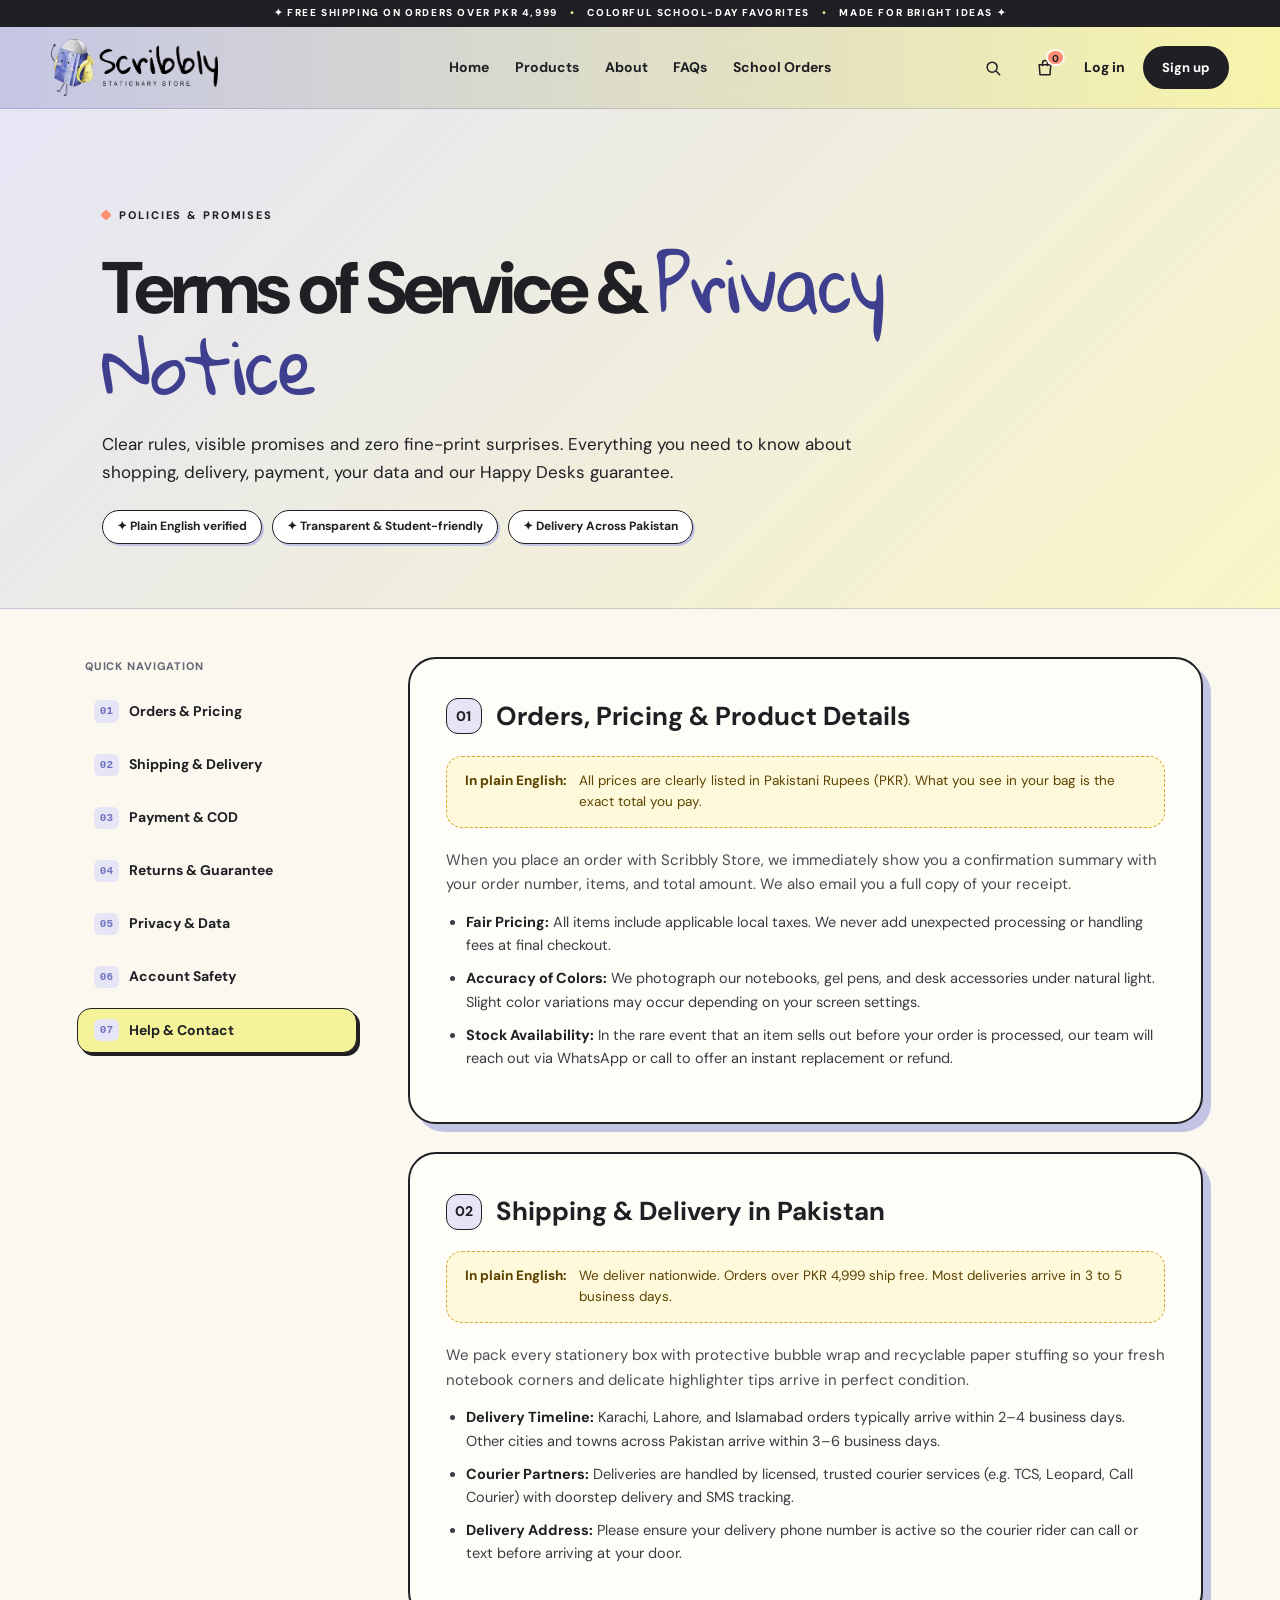
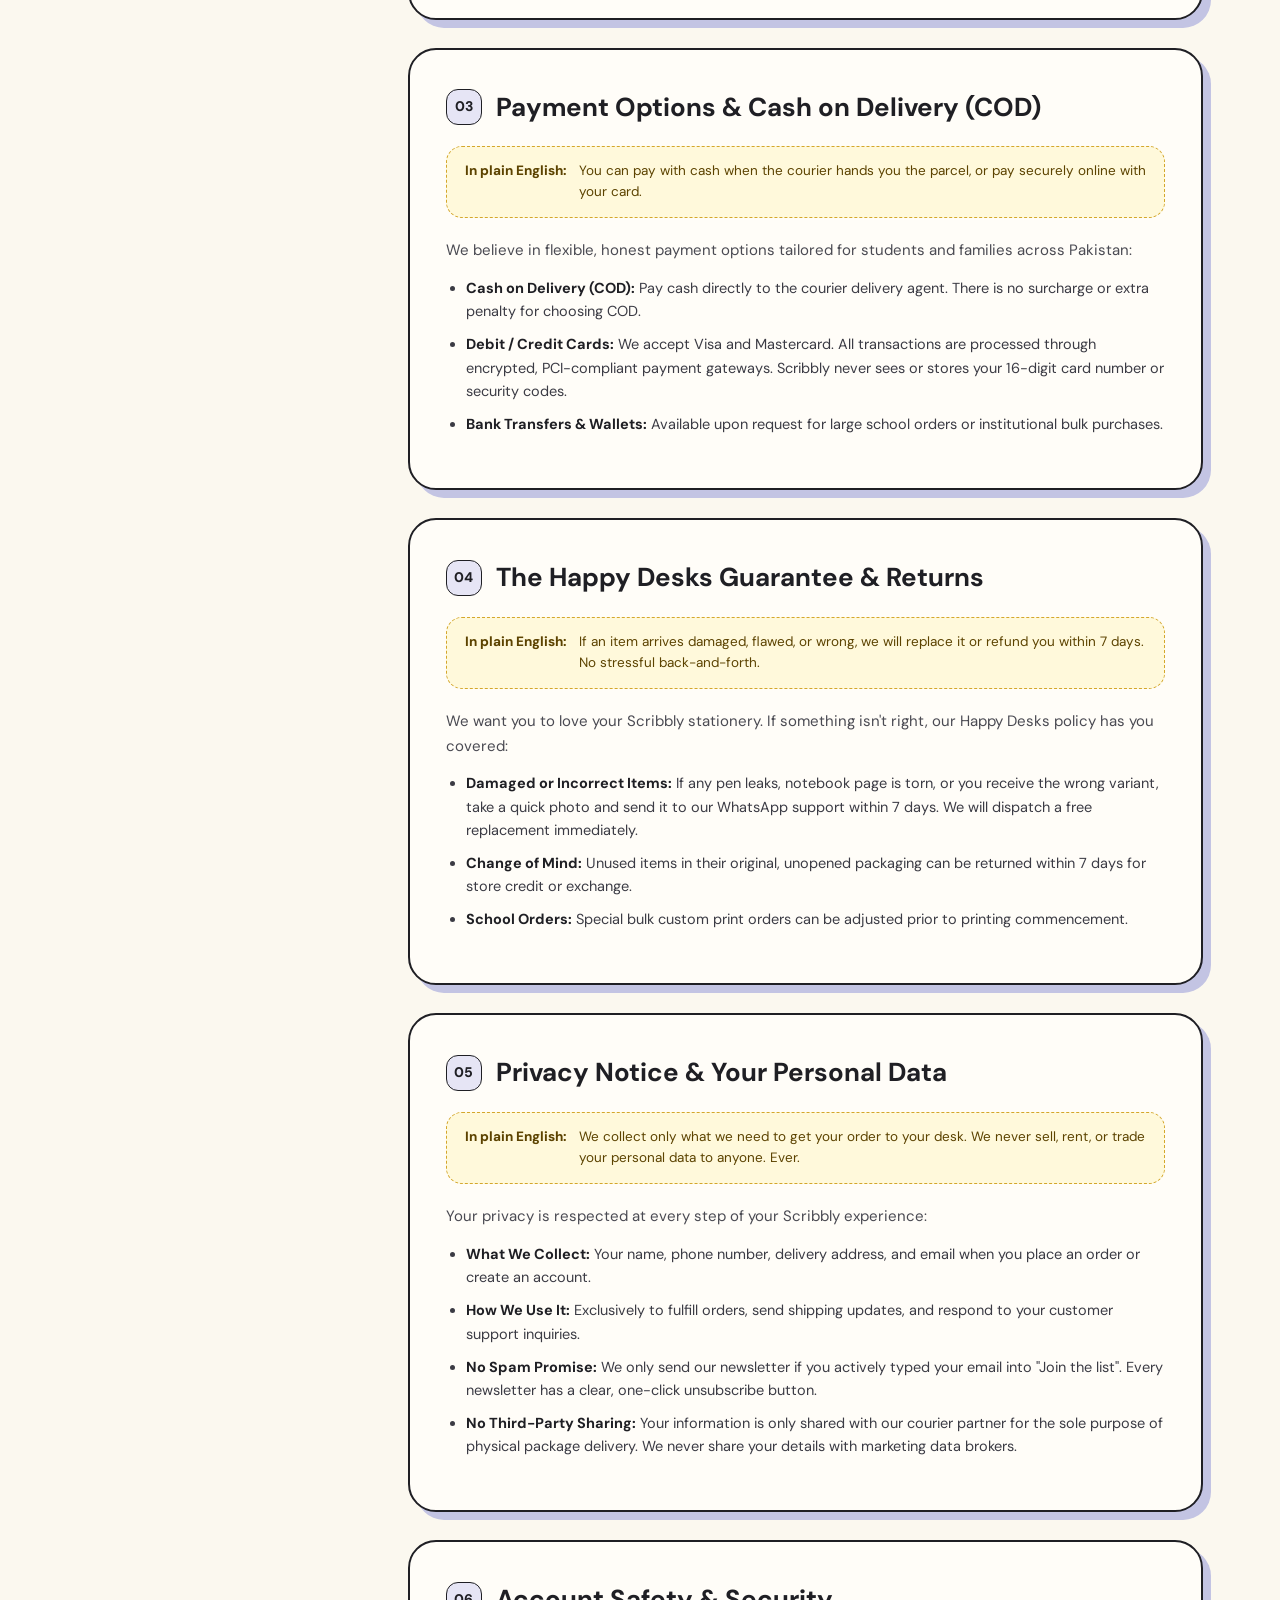
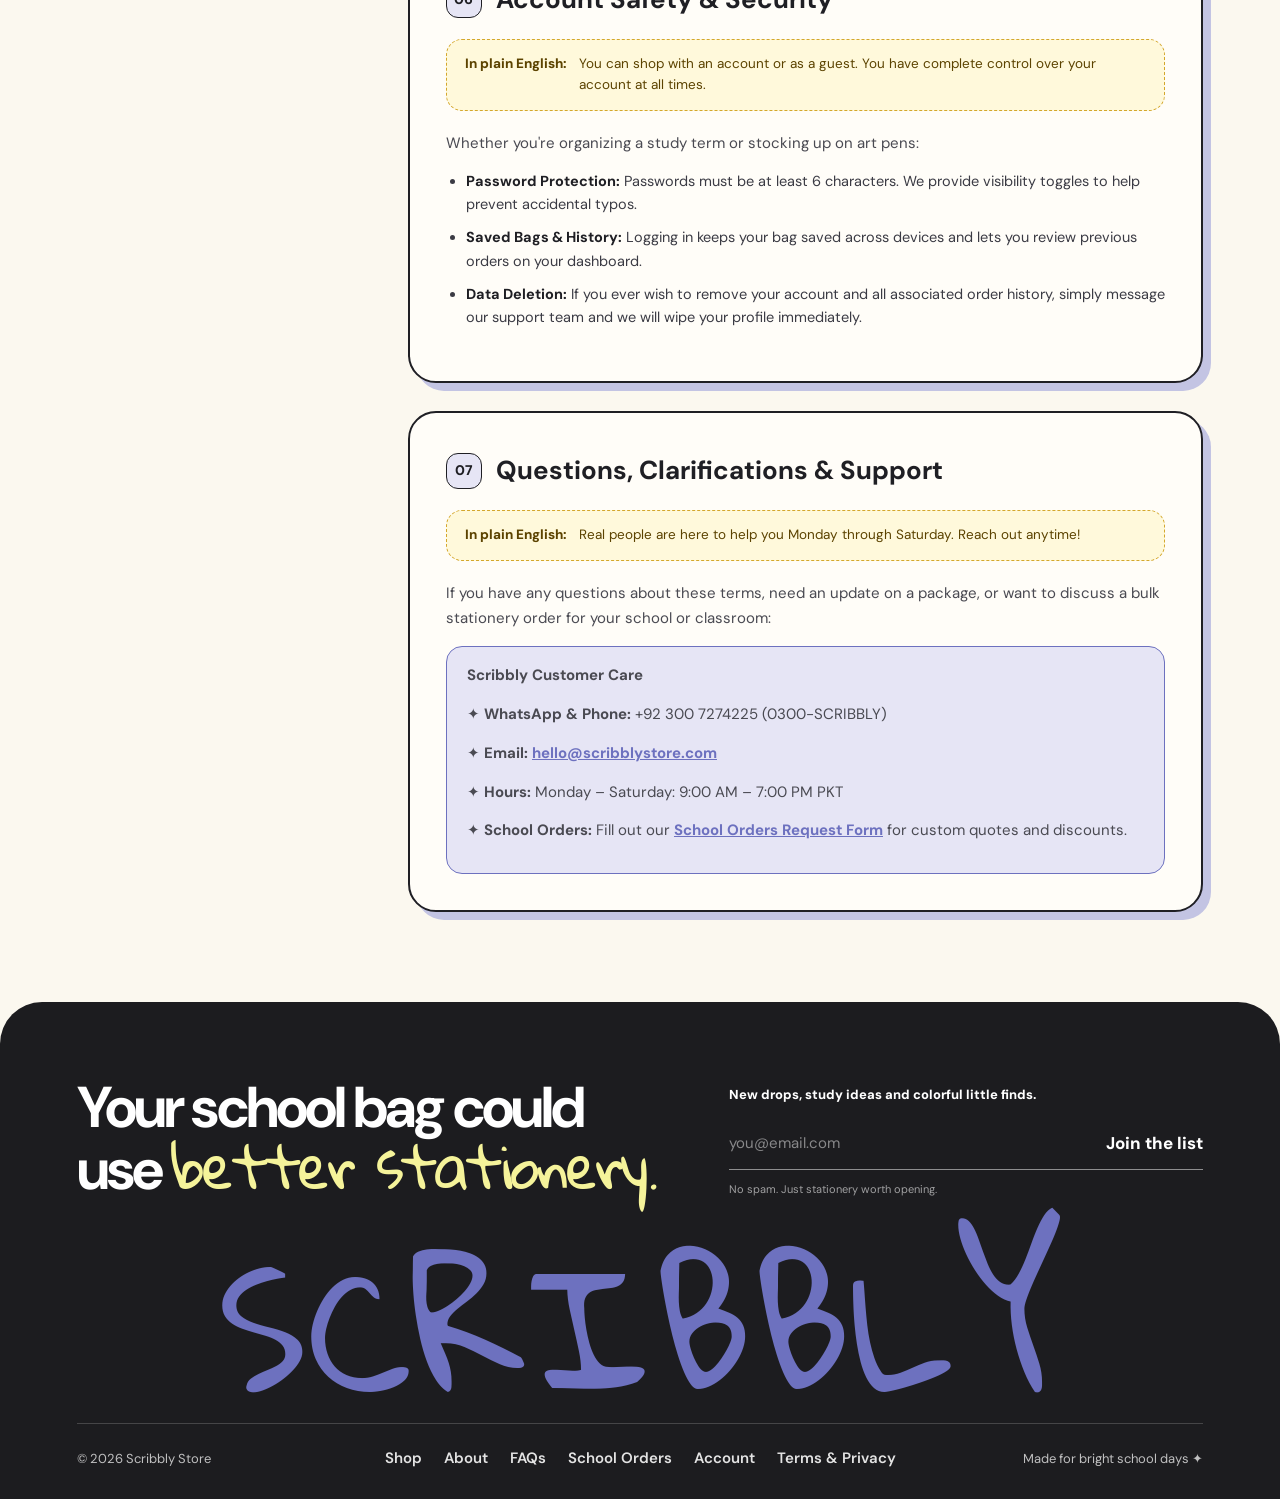
<file: terms.html>
<!DOCTYPE html>
<html lang="en">

<head>
  <meta charset="UTF-8">
  <meta name="viewport" content="width=device-width, initial-scale=1.0">
  <meta name="theme-color" content="#6d71bf">
  <link rel="icon" type="image/png" href="img/favicon.png">
  <link rel="shortcut icon" href="favicon.ico">
  <link rel="preconnect" href="https://fonts.googleapis.com">
  <link rel="preconnect" href="https://fonts.gstatic.com" crossorigin>
  <link
    href="https://fonts.googleapis.com/css2?family=DM+Sans:wght@400;500;600;700;800&family=Gloria+Hallelujah&display=swap"
    rel="stylesheet">
  <link rel="stylesheet" href="styles.css">
  <meta name="description"
    content="Read Scribbly's friendly, transparent terms of service and privacy notice. Clear policies on orders, delivery across Pakistan, returns, and customer data.">
  <title>Terms & Privacy Notice — Scribbly</title>
</head>

<body>
  <div class="grain" aria-hidden="true"></div>
  <a class="skip-link" href="#mainContent">Skip to main content</a>

  <div class="announcement">✦ FREE SHIPPING ON ORDERS OVER PKR 4,999 <span>•</span> COLORFUL SCHOOL-DAY FAVORITES <span>•</span> MADE FOR BRIGHT IDEAS ✦</div>

  <header class="site-header auth-header">
    <a class="brand" href="index.html" aria-label="Scribbly home">
      <img src="img/logo-header.png" alt="Scribbly stationery store" class="brand-logo">
    </a>

    <nav class="main-nav" id="mainNav" aria-label="Primary navigation">
      <a href="index.html">Home</a>
      <a href="products.html">Products</a>
      <a href="index.html#about">About</a>
      <a href="index.html#faq">FAQs</a>
      <a href="index.html#bulk">School Orders</a>
    </nav>

    <div class="header-actions">
      <button class="icon-btn header-search" data-search-open aria-label="Search products">
        <svg viewBox="0 0 24 24" aria-hidden="true"><circle cx="11" cy="11" r="6"></circle><path d="m16 16 4 4"></path></svg>
      </button>

      <a class="icon-btn bag-btn header-bag" href="cart.html" aria-label="Open shopping bag">
        <svg viewBox="0 0 24 24" aria-hidden="true"><path d="M5 8h14l-1 12H6L5 8Z"></path><path d="M9 9V6a3 3 0 0 1 6 0v3"></path></svg>
        <span data-bag-count>0</span>
      </a>

      <a class="login-link" href="login.html" data-auth="guest">Log in</a>
      <a class="btn btn-dark btn-small" href="signup.html" data-auth="guest">Sign up</a>
      <a class="login-link member-link" href="dashboard.html" data-auth="member" hidden>Dashboard</a>
      <button class="btn btn-dark btn-small logout-btn" type="button" data-auth="member" data-logout hidden>Log out</button>
    </div>

    <button class="menu-toggle" type="button" data-menu-toggle aria-label="Open navigation" aria-controls="mainNav" aria-expanded="false">
      <span></span><span></span>
    </button>
  </header>

  <main id="mainContent" class="inner-main terms-main">
    <section class="page-hero mini-hero">
      <div class="terms-hero-content">
        <span class="eyebrow"><span class="dot orange"></span> POLICIES & PROMISES</span>
        <h1>Terms of Service & <span class="scribble-word">Privacy Notice</span></h1>
        <p>Clear rules, visible promises and zero fine-print surprises. Everything you need to know about shopping, delivery, payment, your data and our Happy Desks guarantee.</p>
        <div class="terms-meta-badges">
          <span class="terms-badge">✦ Plain English verified</span>
          <span class="terms-badge">✦ Transparent & Student-friendly</span>
          <span class="terms-badge">✦ Delivery Across Pakistan</span>
        </div>
      </div>
    </section>

    <section class="terms-layout section-pad">
      <aside class="terms-sidebar" aria-label="Page table of contents">
        <div class="terms-nav-title">Quick Navigation</div>
        <a class="terms-nav-link" href="#orders"><span>01</span> Orders & Pricing</a>
        <a class="terms-nav-link" href="#delivery"><span>02</span> Shipping & Delivery</a>
        <a class="terms-nav-link" href="#payment"><span>03</span> Payment & COD</a>
        <a class="terms-nav-link" href="#returns"><span>04</span> Returns & Guarantee</a>
        <a class="terms-nav-link" href="#privacy"><span>05</span> Privacy & Data</a>
        <a class="terms-nav-link" href="#account"><span>06</span> Account Safety</a>
        <a class="terms-nav-link" href="#support"><span>07</span> Help & Contact</a>
      </aside>

      <div class="terms-content">
        <!-- Section 1 -->
        <article class="card-surface terms-card terms-section" id="orders">
          <div class="terms-section-head">
            <span class="terms-section-num">01</span>
            <h2>Orders, Pricing & Product Details</h2>
          </div>
          <div class="terms-plain-english">
            <strong>In plain English:</strong> All prices are clearly listed in Pakistani Rupees (PKR). What you see in your bag is the exact total you pay.
          </div>
          <p>When you place an order with Scribbly Store, we immediately show you a confirmation summary with your order number, items, and total amount. We also email you a full copy of your receipt.</p>
          <ul class="terms-list">
            <li><strong>Fair Pricing:</strong> All items include applicable local taxes. We never add unexpected processing or handling fees at final checkout.</li>
            <li><strong>Accuracy of Colors:</strong> We photograph our notebooks, gel pens, and desk accessories under natural light. Slight color variations may occur depending on your screen settings.</li>
            <li><strong>Stock Availability:</strong> In the rare event that an item sells out before your order is processed, our team will reach out via WhatsApp or call to offer an instant replacement or refund.</li>
          </ul>
        </article>

        <!-- Section 2 -->
        <article class="card-surface terms-card terms-section" id="delivery">
          <div class="terms-section-head">
            <span class="terms-section-num">02</span>
            <h2>Shipping & Delivery in Pakistan</h2>
          </div>
          <div class="terms-plain-english">
            <strong>In plain English:</strong> We deliver nationwide. Orders over PKR 4,999 ship free. Most deliveries arrive in 3 to 5 business days.
          </div>
          <p>We pack every stationery box with protective bubble wrap and recyclable paper stuffing so your fresh notebook corners and delicate highlighter tips arrive in perfect condition.</p>
          <ul class="terms-list">
            <li><strong>Delivery Timeline:</strong> Karachi, Lahore, and Islamabad orders typically arrive within 2–4 business days. Other cities and towns across Pakistan arrive within 3–6 business days.</li>
            <li><strong>Courier Partners:</strong> Deliveries are handled by licensed, trusted courier services (e.g. TCS, Leopard, Call Courier) with doorstep delivery and SMS tracking.</li>
            <li><strong>Delivery Address:</strong> Please ensure your delivery phone number is active so the courier rider can call or text before arriving at your door.</li>
          </ul>
        </article>

        <!-- Section 3 -->
        <article class="card-surface terms-card terms-section" id="payment">
          <div class="terms-section-head">
            <span class="terms-section-num">03</span>
            <h2>Payment Options & Cash on Delivery (COD)</h2>
          </div>
          <div class="terms-plain-english">
            <strong>In plain English:</strong> You can pay with cash when the courier hands you the parcel, or pay securely online with your card.
          </div>
          <p>We believe in flexible, honest payment options tailored for students and families across Pakistan:</p>
          <ul class="terms-list">
            <li><strong>Cash on Delivery (COD):</strong> Pay cash directly to the courier delivery agent. There is no surcharge or extra penalty for choosing COD.</li>
            <li><strong>Debit / Credit Cards:</strong> We accept Visa and Mastercard. All transactions are processed through encrypted, PCI-compliant payment gateways. Scribbly never sees or stores your 16-digit card number or security codes.</li>
            <li><strong>Bank Transfers & Wallets:</strong> Available upon request for large school orders or institutional bulk purchases.</li>
          </ul>
        </article>

        <!-- Section 4 -->
        <article class="card-surface terms-card terms-section" id="returns">
          <div class="terms-section-head">
            <span class="terms-section-num">04</span>
            <h2>The Happy Desks Guarantee & Returns</h2>
          </div>
          <div class="terms-plain-english">
            <strong>In plain English:</strong> If an item arrives damaged, flawed, or wrong, we will replace it or refund you within 7 days. No stressful back-and-forth.
          </div>
          <p>We want you to love your Scribbly stationery. If something isn't right, our Happy Desks policy has you covered:</p>
          <ul class="terms-list">
            <li><strong>Damaged or Incorrect Items:</strong> If any pen leaks, notebook page is torn, or you receive the wrong variant, take a quick photo and send it to our WhatsApp support within 7 days. We will dispatch a free replacement immediately.</li>
            <li><strong>Change of Mind:</strong> Unused items in their original, unopened packaging can be returned within 7 days for store credit or exchange.</li>
            <li><strong>School Orders:</strong> Special bulk custom print orders can be adjusted prior to printing commencement.</li>
          </ul>
        </article>

        <!-- Section 5 -->
        <article class="card-surface terms-card terms-section" id="privacy">
          <div class="terms-section-head">
            <span class="terms-section-num">05</span>
            <h2>Privacy Notice & Your Personal Data</h2>
          </div>
          <div class="terms-plain-english">
            <strong>In plain English:</strong> We collect only what we need to get your order to your desk. We never sell, rent, or trade your personal data to anyone. Ever.
          </div>
          <p>Your privacy is respected at every step of your Scribbly experience:</p>
          <ul class="terms-list">
            <li><strong>What We Collect:</strong> Your name, phone number, delivery address, and email when you place an order or create an account.</li>
            <li><strong>How We Use It:</strong> Exclusively to fulfill orders, send shipping updates, and respond to your customer support inquiries.</li>
            <li><strong>No Spam Promise:</strong> We only send our newsletter if you actively typed your email into "Join the list". Every newsletter has a clear, one-click unsubscribe button.</li>
            <li><strong>No Third-Party Sharing:</strong> Your information is only shared with our courier partner for the sole purpose of physical package delivery. We never share your details with marketing data brokers.</li>
          </ul>
        </article>

        <!-- Section 6 -->
        <article class="card-surface terms-card terms-section" id="account">
          <div class="terms-section-head">
            <span class="terms-section-num">06</span>
            <h2>Account Safety & Security</h2>
          </div>
          <div class="terms-plain-english">
            <strong>In plain English:</strong> You can shop with an account or as a guest. You have complete control over your account at all times.
          </div>
          <p>Whether you're organizing a study term or stocking up on art pens:</p>
          <ul class="terms-list">
            <li><strong>Password Protection:</strong> Passwords must be at least 6 characters. We provide visibility toggles to help prevent accidental typos.</li>
            <li><strong>Saved Bags & History:</strong> Logging in keeps your bag saved across devices and lets you review previous orders on your dashboard.</li>
            <li><strong>Data Deletion:</strong> If you ever wish to remove your account and all associated order history, simply message our support team and we will wipe your profile immediately.</li>
          </ul>
        </article>

        <!-- Section 7 -->
        <article class="card-surface terms-card terms-section" id="support">
          <div class="terms-section-head">
            <span class="terms-section-num">07</span>
            <h2>Questions, Clarifications & Support</h2>
          </div>
          <div class="terms-plain-english">
            <strong>In plain English:</strong> Real people are here to help you Monday through Saturday. Reach out anytime!
          </div>
          <p>If you have any questions about these terms, need an update on a package, or want to discuss a bulk stationery order for your school or classroom:</p>
          <div class="terms-highlight-box">
            <p><strong>Scribbly Customer Care</strong></p>
            <p>✦ <strong>WhatsApp & Phone:</strong> +92 300 7274225 (0300-SCRIBBLY)</p>
            <p>✦ <strong>Email:</strong> <a href="mailto:hello@scribblystore.com">hello@scribblystore.com</a></p>
            <p>✦ <strong>Hours:</strong> Monday – Saturday: 9:00 AM – 7:00 PM PKT</p>
            <p>✦ <strong>School Orders:</strong> Fill out our <a href="index.html#bulk">School Orders Request Form</a> for custom quotes and discounts.</p>
          </div>
        </article>
      </div>
    </section>
  </main>

  <footer class="site-footer">
    <div class="footer-top">
      <div class="footer-copy">
        <h2>Your school bag could use <span>better stationery.</span></h2>
      </div>
      <form class="newsletter" data-newsletter-form novalidate>
        <label for="footerEmail">New drops, study ideas and colorful little finds.</label>
        <div>
          <input id="footerEmail" name="email" type="email" placeholder="you@email.com" autocomplete="email" required>
          <button type="submit">Join the list</button>
        </div>
        <small data-newsletter-msg>No spam. Just stationery worth opening.</small>
      </form>
    </div>

    <div class="footer-word" aria-hidden="true">SCRIBBLY</div>

    <div class="footer-bottom">
      <span>© 2026 Scribbly Store</span>
      <div>
        <a href="products.html">Shop</a>
        <a href="index.html#about">About</a>
        <a href="index.html#faq">FAQs</a>
        <a href="index.html#bulk">School Orders</a>
        <a href="dashboard.html">Account</a>
        <a href="terms.html">Terms & Privacy</a>
      </div>
      <span>Made for bright school days ✦</span>
    </div>
  </footer>

  <div class="search-overlay" data-search-overlay aria-hidden="true">
    <button class="search-close" type="button" data-search-close aria-label="Close search">×</button>
    <div class="search-box">
      <span>search scribbly</span>
      <label class="sr-only" for="globalSearch">Search products</label>
      <input id="globalSearch" data-search-input type="search" placeholder="Try “notebook”...">
      <p data-search-hint>Popular: notebook, gel pens, sticky notes, pouch</p>
      <a class="text-link search-all-link" href="products.html">Browse all products</a>
    </div>
  </div>

  <div class="toast" data-toast role="status" aria-live="polite">
    <span data-toast-message>Done ✦</span>
    <button type="button" data-toast-action hidden>Undo</button>
  </div>

  <script src="script.js"></script>
</body>

</html>
</file>
<file: styles.css>
:root {
  --ink: #1f1f24;
  --muted: #666875;
  --paper: #fbf8ef;
  --paper-2: #f5f0e5;
  --white: #fffdf8;
  --violet: #6d71bf;
  --violet-deep: #3f3f90;
  --lavender: #c3c4e3;
  --lavender-2: #e6e5f5;
  --yellow: #f5f39a;
  --coral: #ff8d72;
  --mint: #b8eeb4;
  --sky: #8ddcf6;
  --pink: #f2b5d3;
  --line: rgba(31, 31, 36, .16);
  --radius: 28px;
  --radius-sm: 18px;
  --shadow: 0 22px 60px rgba(51, 48, 92, .10);
  --header-h: 80px;
}

* {
  box-sizing: border-box;
}

html {
  scroll-behavior: smooth;
  scroll-padding-top: 120px;
}

body {
  margin: 0;
  min-width: 320px;
  background: var(--paper);
  color: var(--ink);
  font-family: "DM Sans", Arial, sans-serif;
  font-size: 17px;
  line-height: 1.65;
  overflow-x: hidden;
}

body::selection {
  background: var(--yellow);
  color: var(--ink);
}

button,
input,
select,
textarea {
  font: inherit;
}

button,
a {
  -webkit-tap-highlight-color: transparent;
}

a {
  color: inherit;
  text-decoration: none;
}

img {
  max-width: 100%;
}

button {
  color: inherit;
}

button:focus-visible,
a:focus-visible,
input:focus-visible,
select:focus-visible,
textarea:focus-visible {
  outline: 3px solid var(--yellow);
  outline-offset: 3px;
}

[hidden] {
  display: none !important;
}

.sr-only {
  position: absolute;
  width: 1px;
  height: 1px;
  padding: 0;
  margin: -1px;
  overflow: hidden;
  clip: rect(0, 0, 0, 0);
  white-space: nowrap;
  border: 0;
}

.skip-link {
  position: fixed;
  top: 10px;
  left: 10px;
  z-index: 9999;
  transform: translateY(-160%);
  background: var(--ink);
  color: white;
  padding: 10px 16px;
  border-radius: 12px;
  font-weight: 800;
}

.skip-link:focus {
  transform: translateY(0);
}

.grain {
  position: fixed;
  inset: 0;
  z-index: 1000;
  pointer-events: none;
  opacity: .025;
  background-image: radial-gradient(rgba(0,0,0,.85) .45px, transparent .55px);
  background-size: 4px 4px;
}

.announcement {
  min-height: 27px;
  display: flex;
  align-items: center;
  justify-content: center;
  gap: 12px;
  background: var(--ink);
  color: white;
  padding: 5px 18px;
  font-size: 10px;
  font-weight: 800;
  letter-spacing: .16em;
  text-align: center;
}

.announcement span {
  color: var(--yellow);
}

.site-header {
  position: sticky;
  top: 0;
  z-index: 900;
  min-height: var(--header-h);
  display: grid;
  grid-template-columns: minmax(180px, .9fr) auto minmax(250px, .9fr);
  align-items: center;
  gap: 22px;
  padding: 12px clamp(22px, 4vw, 68px);
  background: rgba(251, 248, 239, .94);
  border-bottom: 1px solid var(--line);
  backdrop-filter: blur(16px);
}

.auth-header {
  background: linear-gradient(90deg, rgba(195,196,227,.97), rgba(245,243,154,.80));
  border-bottom-color: rgba(63,63,144,.20);
}

.brand {
  display: inline-flex;
  align-items: center;
  justify-self: start;
}

.brand-logo {
  display: block;
  width: clamp(142px, 13vw, 192px);
  max-height: 58px;
  object-fit: contain;
}

.main-nav {
  display: flex;
  align-items: center;
  justify-content: center;
  gap: clamp(14px, 2vw, 31px);
  font-size: 14px;
  font-weight: 700;
}

.main-nav a {
  position: relative;
  padding: 12px 0;
  white-space: nowrap;
}

.main-nav a::after {
  content: "";
  position: absolute;
  left: 50%;
  bottom: 5px;
  width: 0;
  height: 2px;
  background: var(--coral);
  transform: translateX(-50%);
  transition: width .2s ease;
}

.main-nav a:hover::after,
.main-nav a.active::after {
  width: 100%;
}

.header-actions {
  display: flex;
  align-items: center;
  justify-content: flex-end;
  gap: 10px;
  min-width: 0;
}

.icon-btn {
  width: 42px;
  height: 42px;
  border: 0;
  border-radius: 50%;
  display: inline-flex;
  align-items: center;
  justify-content: center;
  background: transparent;
  cursor: pointer;
  position: relative;
}

.icon-btn:hover {
  background: rgba(109, 113, 191, .12);
}

.icon-btn svg {
  width: 20px;
  height: 20px;
  fill: none;
  stroke: currentColor;
  stroke-width: 1.8;
  stroke-linecap: round;
  stroke-linejoin: round;
}

.bag-btn [data-bag-count] {
  position: absolute;
  top: 2px;
  right: 1px;
  min-width: 17px;
  height: 17px;
  border-radius: 999px;
  display: grid;
  place-items: center;
  padding: 0 4px;
  background: var(--coral);
  color: var(--ink);
  font-size: 10px;
  font-weight: 800;
  border: 2px solid var(--paper);
}

.login-link,
.member-link {
  font-size: 14px;
  font-weight: 800;
  padding: 9px 8px;
}

.login-link:hover,
.member-link:hover {
  color: var(--violet-deep);
}

.btn {
  min-height: 48px;
  border: 2px solid var(--ink);
  border-radius: 999px;
  display: inline-flex;
  align-items: center;
  justify-content: center;
  gap: 8px;
  padding: 12px 22px;
  font-weight: 800;
  font-size: 14px;
  cursor: pointer;
  transition: transform .18s ease, background .18s ease, color .18s ease, box-shadow .18s ease;
}

.btn:hover {
  transform: translateY(-2px);
}

.btn:active {
  transform: translateY(0);
}

.btn-dark {
  background: var(--ink);
  color: white;
}

.btn-dark:hover {
  background: var(--violet-deep);
}

.btn-primary {
  background: var(--violet-deep);
  color: white;
  border-color: var(--violet-deep);
  box-shadow: 0 8px 0 rgba(31,31,36,.13);
}

.btn-primary:hover {
  background: #323278;
  border-color: #323278;
}

.btn-cream,
.btn-light-outline {
  background: var(--paper);
  color: var(--ink);
}

.btn-cream:hover,
.btn-light-outline:hover {
  background: var(--yellow);
}

.btn-small {
  min-height: 42px;
  padding: 9px 17px;
  font-size: 13px;
}

.logout-btn {
  font-family: inherit;
}

.menu-toggle {
  display: none;
  width: 44px;
  height: 44px;
  border: 1.5px solid var(--ink);
  border-radius: 50%;
  background: var(--paper);
  cursor: pointer;
  position: relative;
}

.menu-toggle span {
  position: absolute;
  left: 12px;
  width: 18px;
  height: 2px;
  background: var(--ink);
  transition: transform .2s ease, top .2s ease;
}

.menu-toggle span:first-child {
  top: 17px;
}

.menu-toggle span:last-child {
  top: 24px;
}

.menu-toggle[aria-expanded="true"] span:first-child {
  top: 21px;
  transform: rotate(45deg);
}

.menu-toggle[aria-expanded="true"] span:last-child {
  top: 21px;
  transform: rotate(-45deg);
}

.section-pad {
  padding-left: clamp(20px, 6vw, 92px);
  padding-right: clamp(20px, 6vw, 92px);
}

.hero {
  min-height: min(780px, calc(100vh - 90px));
  display: grid;
  grid-template-columns: minmax(0, .95fr) minmax(420px, 1.05fr);
  align-items: center;
  gap: clamp(40px, 6vw, 90px);
  padding-top: clamp(70px, 8vw, 112px);
  padding-bottom: clamp(70px, 8vw, 112px);
  position: relative;
  overflow: hidden;
}

.hero::before,
.hero::after {
  content: "";
  position: absolute;
  border: 1px solid rgba(109,113,191,.14);
  border-radius: 50%;
  pointer-events: none;
}

.hero::before {
  width: 420px;
  height: 420px;
  right: -120px;
  top: -180px;
}

.hero::after {
  width: 260px;
  height: 260px;
  left: -150px;
  bottom: 20px;
}

.eyebrow {
  display: inline-flex;
  align-items: center;
  gap: 9px;
  font-size: 11px;
  line-height: 1.3;
  letter-spacing: .17em;
  font-weight: 800;
  text-transform: uppercase;
}

.dot {
  width: 8px;
  height: 8px;
  border-radius: 2px;
  background: var(--violet);
  transform: rotate(45deg);
  flex: 0 0 auto;
}

.dot.orange {
  background: var(--coral);
}

.hero h1,
.page-hero h1,
.dashboard-hero h1,
.auth-copy h1 {
  margin: 18px 0 20px;
  font-size: clamp(48px, 5.7vw, 86px);
  line-height: 1.05;
  letter-spacing: -.055em;
  font-weight: 800;
}

.hero-copy > p,
.page-hero > p,
.dashboard-hero > div > p,
.auth-copy > p {
  margin: 0;
  max-width: 680px;
  color: #51535f;
  font-size: clamp(18px, 1.55vw, 22px);
  line-height: 1.62;
}

.scribble-word,
.scribble-underline {
  font-family: "Gloria Hallelujah", "Comic Sans MS", cursive;
  font-weight: 400;
  letter-spacing: -.02em;
  color: var(--violet-deep);
}

.scribble-underline {
  position: relative;
  display: inline-block;
}

.scribble-underline::after {
  content: "";
  position: absolute;
  left: 3px;
  right: 3px;
  bottom: -3px;
  height: 7px;
  border-bottom: 3px solid var(--yellow);
  border-radius: 50%;
  transform: rotate(-1.5deg);
}

.orange-text {
  color: #e85e44;
}

.hero-actions {
  margin-top: 30px;
  display: flex;
  align-items: center;
  gap: 22px;
  flex-wrap: wrap;
}

.text-link,
.link-button {
  display: inline-flex;
  align-items: center;
  gap: 5px;
  border: 0;
  background: transparent;
  padding: 0;
  color: var(--ink);
  font-weight: 800;
  font-size: 14px;
  cursor: pointer;
  text-decoration: underline;
  text-decoration-thickness: 1px;
  text-underline-offset: 4px;
}

.text-link:hover,
.link-button:hover {
  color: var(--violet-deep);
}

.hero-note {
  margin-top: 46px;
  padding-top: 22px;
  max-width: 570px;
  border-top: 1px dashed rgba(31,31,36,.35);
  display: grid;
  grid-template-columns: 34px 1fr;
  gap: 12px;
}

.mini-star {
  color: var(--coral);
  font-size: 18px;
}

.hero-note b,
.hero-note small {
  display: block;
}

.hero-note b {
  font-size: 13px;
}

.hero-note small {
  margin-top: 4px;
  color: var(--muted);
  font-size: 12px;
  line-height: 1.55;
}

.hero-art {
  position: relative;
  min-width: 0;
}

.hero-img-container {
  aspect-ratio: 1 / 1;
  border: 2px solid var(--ink);
  border-radius: 36px;
  overflow: hidden;
  background: var(--sky);
  box-shadow: 12px 12px 0 var(--lavender);
}

.hero-character-img,
.about-image,
.auth-feature-image,
.product-image,
.product-detail-media img {
  width: 100%;
  height: 100%;
  display: block;
  object-fit: cover;
  object-position: center;
}

.sticker {
  position: absolute;
  right: -18px;
  top: -18px;
  background: var(--mint);
  border: 1.5px solid var(--ink);
  border-radius: 50%;
  padding: 12px 18px;
  font-family: "Gloria Hallelujah", cursive;
  font-size: 12px;
  line-height: 1.2;
  transform: rotate(8deg);
}

.spark,
.wiggle,
.hand-note {
  position: absolute;
  font-family: "Gloria Hallelujah", cursive;
}

.s1 {
  left: -18px;
  top: 30%;
  color: var(--coral);
  font-size: 22px;
}

.s2 {
  right: 5%;
  bottom: -20px;
  color: var(--violet-deep);
}

.wiggle-yellow {
  left: -28px;
  bottom: 20%;
  color: #e7c900;
  transform: rotate(-16deg);
}

.hand-note {
  right: -20px;
  bottom: -56px;
  font-size: 11px;
  transform: rotate(-4deg);
  text-align: right;
}

.marquee {
  background: var(--yellow);
  border-top: 2px solid var(--ink);
  border-bottom: 2px solid var(--ink);
  overflow: hidden;
}

.marquee-track {
  width: max-content;
  display: flex;
  align-items: center;
  gap: 36px;
  padding: 11px 0;
  animation: marquee 24s linear infinite;
  font-family: "Gloria Hallelujah", cursive;
  font-size: 13px;
  font-weight: 700;
}

@keyframes marquee {
  to { transform: translateX(-50%); }
}

.products-section {
  padding-top: clamp(74px, 8vw, 128px);
  padding-bottom: clamp(74px, 8vw, 128px);
}

.products-card {
  background: var(--violet);
  border: 2px solid var(--ink);
  border-radius: 36px;
  padding: clamp(28px, 4vw, 58px);
  color: white;
  box-shadow: 0 14px 0 rgba(63,63,144,.18);
}

.section-heading {
  display: grid;
  grid-template-columns: minmax(0, 1.3fr) minmax(260px, .7fr);
  align-items: end;
  gap: 34px;
  margin-bottom: 38px;
}

.section-heading h2,
.about-copy h2,
.faq-intro h2,
.bulk-info h2,
.dashboard-actions h2,
.review-card h2,
.empty-filter h2 {
  margin: 11px 0 0;
  font-size: clamp(36px, 4.2vw, 64px);
  line-height: 1.02;
  letter-spacing: -.045em;
}

.section-heading > p,
.faq-intro > p,
.bulk-info > p,
.about-copy > p {
  margin: 0;
  color: inherit;
  opacity: .88;
  font-size: 17px;
  line-height: 1.65;
}

.products-card .section-heading > p {
  color: rgba(255,255,255,.88);
}

.products-card .scribble-underline {
  color: var(--yellow);
}

.product-grid {
  display: grid;
  grid-template-columns: repeat(4, minmax(0, 1fr));
  gap: 18px;
}

.product-card {
  min-width: 0;
  display: flex;
  flex-direction: column;
  gap: 12px;
  padding: 10px;
  border: 1.5px solid var(--ink);
  border-radius: 20px;
  background: var(--paper);
  color: var(--ink);
  transition: transform .18s ease, box-shadow .18s ease;
}

.product-card:hover {
  transform: translateY(-4px);
  box-shadow: 0 12px 0 rgba(31,31,36,.10);
}

.product-media {
  position: relative;
  display: block;
  aspect-ratio: 1 / 1;
  border: 1.5px solid var(--ink);
  border-radius: 14px;
  overflow: hidden;
  background: var(--lavender-2);
}

.product-media img {
  object-fit: cover;
}

.badge {
  position: absolute;
  z-index: 2;
  left: 9px;
  top: 9px;
  padding: 4px 7px;
  border: 1px solid var(--ink);
  border-radius: 999px;
  background: rgba(255,253,248,.92);
  color: var(--ink);
  font-size: 8px;
  line-height: 1;
  letter-spacing: .08em;
  font-weight: 800;
}

.product-info {
  min-height: 66px;
  display: flex;
  align-items: flex-start;
  justify-content: space-between;
  gap: 12px;
  padding: 0 4px;
}

.product-info small {
  display: block;
  margin-bottom: 3px;
  color: #777987;
  font-size: 8px;
  font-weight: 800;
  letter-spacing: .11em;
}

.product-info h3 {
  margin: 0;
  max-width: 170px;
  font-size: 14px;
  line-height: 1.25;
}

.product-info h3 a:hover {
  text-decoration: underline;
  text-underline-offset: 3px;
}

.product-info > b {
  white-space: nowrap;
  font-size: 13px;
}

.product-actions {
  display: grid;
  grid-template-columns: repeat(2, minmax(0, 1fr));
  gap: 8px;
  margin-top: auto;
}

.add-btn {
  min-height: 44px;
  width: 100%;
  border: 2px solid var(--ink);
  border-radius: 999px;
  background: var(--violet-deep);
  color: white;
  display: flex;
  align-items: center;
  justify-content: center;
  gap: 6px;
  padding: 8px 12px;
  font-size: 13.5px;
  font-weight: 800;
  white-space: nowrap;
  cursor: pointer;
  transition: background .18s ease, transform .18s ease, border-color .18s ease;
  text-decoration: none;
}

.add-btn:hover {
  background: var(--ink);
  transform: translateY(-1px);
}

.add-btn strong {
  width: 20px;
  height: 20px;
  display: inline-grid;
  place-items: center;
  border-radius: 50%;
  background: rgba(255, 255, 255, .22);
  color: white;
  font-size: 12.5px;
  line-height: 1;
  font-weight: 900;
  flex-shrink: 0;
}

.add-btn.added {
  background: #2f7043;
  border-color: #214f30;
}

.know-more-btn {
  min-height: 44px;
  width: 100%;
  border: 2px solid var(--ink);
  border-radius: 999px;
  background: var(--paper);
  color: var(--ink);
  display: flex;
  align-items: center;
  justify-content: center;
  gap: 6px;
  padding: 8px 12px;
  font-size: 13.5px;
  font-weight: 800;
  white-space: nowrap;
  text-decoration: none;
  cursor: pointer;
  transition: background .18s ease, transform .18s ease, color .18s ease;
}

.know-more-btn:hover {
  background: var(--yellow);
  transform: translateY(-1px);
  color: var(--ink);
}

.know-more-btn .btn-arrow {
  display: none !important;
}

.card-qty-row {
  margin-top: auto;
  padding: 8px 4px 2px;
  display: flex;
  align-items: center;
  justify-content: space-between;
  gap: 8px;
  border-top: 1px dashed rgba(31, 31, 36, .18);
}

.card-qty-label {
  font-size: 12.5px;
  font-weight: 800;
  color: var(--ink);
  letter-spacing: .02em;
}

.card-qty-control {
  display: inline-grid;
  grid-template-columns: 28px 34px 28px;
  align-items: center;
  border: 1.5px solid var(--ink);
  border-radius: 999px;
  overflow: hidden;
  background: white;
}

.card-qty-control button {
  height: 28px;
  border: 0;
  background: white;
  cursor: pointer;
  font-size: 14px;
  font-weight: 800;
  color: var(--ink);
  display: flex;
  align-items: center;
  justify-content: center;
  padding: 0;
  transition: background .15s ease, color .15s ease;
}

.card-qty-control button:hover {
  background: var(--yellow);
}

.card-qty-control output {
  text-align: center;
  font-size: 13px;
  font-weight: 800;
  color: var(--ink);
  line-height: 28px;
}

.card-qty-row + .product-actions {
  margin-top: 0;
}

.product-footer {
  margin-top: 38px;
  padding-top: 24px;
  border-top: 1px dashed rgba(255,255,255,.45);
  display: flex;
  align-items: center;
  justify-content: space-between;
  gap: 24px;
}

.product-footer p {
  margin: 0;
  font-family: "Gloria Hallelujah", cursive;
  font-size: 11px;
}

.product-footer p span {
  color: var(--yellow);
}

.about {
  padding-top: 0;
  padding-bottom: clamp(74px, 8vw, 128px);
}

.about-card {
  display: grid;
  grid-template-columns: minmax(0, 1fr) minmax(0, 1fr);
  min-height: 560px;
  border: 2px solid var(--ink);
  border-radius: 34px;
  overflow: hidden;
  background: var(--mint);
}

.about-copy {
  padding: clamp(36px, 5vw, 72px);
  display: flex;
  flex-direction: column;
  justify-content: center;
}

.about-copy .text-link {
  margin-top: 28px;
  align-self: flex-start;
}

.about-visual {
  min-width: 0;
  min-height: 100%;
  overflow: hidden;
  background: var(--lavender);
}

.about-image {
  min-height: 100%;
}

.faq {
  display: grid;
  grid-template-columns: .78fr 1.22fr;
  gap: clamp(46px, 8vw, 120px);
  padding-top: 20px;
  padding-bottom: clamp(90px, 9vw, 140px);
}

.faq-intro .btn {
  margin-top: 24px;
}

.faq-list {
  border-top: 1.5px solid var(--ink);
}

.faq-item {
  border-bottom: 1.5px solid var(--ink);
}

.faq-item button {
  width: 100%;
  min-height: 74px;
  border: 0;
  background: transparent;
  display: grid;
  grid-template-columns: 40px 1fr 28px;
  gap: 14px;
  align-items: center;
  text-align: left;
  cursor: pointer;
  padding: 16px 0;
}

.faq-item button span {
  color: var(--violet-deep);
  font-size: 10px;
  font-weight: 800;
}

.faq-item button b {
  font-size: 16px;
}

.faq-item button i {
  font-style: normal;
  font-size: 20px;
  text-align: right;
}

.faq-answer {
  display: grid;
  grid-template-rows: 0fr;
  transition: grid-template-rows .22s ease;
}

.faq-answer > p {
  min-height: 0;
  overflow: hidden;
  margin: 0;
  padding: 0 0 0 54px;
  color: var(--muted);
  font-size: 15px;
}

.faq-item.open .faq-answer {
  grid-template-rows: 1fr;
}

.faq-item.open .faq-answer > p {
  padding-bottom: 22px;
}

.bulk-section {
  border-top: 1px dashed rgba(31,31,36,.35);
  padding-top: clamp(72px, 8vw, 118px);
  padding-bottom: clamp(90px, 9vw, 136px);
}

.bulk-wrap {
  display: grid;
  grid-template-columns: minmax(0, .9fr) minmax(460px, 1.1fr);
  gap: clamp(50px, 8vw, 120px);
  align-items: start;
}

.direct-contact {
  margin-top: 38px;
  padding-top: 26px;
  border-top: 1px dashed rgba(31,31,36,.35);
}

.direct-title {
  display: block;
  margin-bottom: 12px;
  font-size: 10px;
  font-weight: 800;
  letter-spacing: .14em;
  text-transform: uppercase;
}

.contact-chips {
  display: flex;
  flex-wrap: wrap;
  gap: 10px;
}

.contact-chip {
  min-height: 40px;
  border: 1px solid var(--ink);
  border-radius: 999px;
  display: inline-flex;
  align-items: center;
  gap: 8px;
  padding: 8px 13px;
  font-size: 12px;
  font-weight: 800;
  background: white;
}

.contact-chip.note {
  background: transparent;
}

.bulk-form-card,
.card-surface {
  background: var(--white);
  border: 2px solid var(--ink);
  border-radius: 28px;
  padding: clamp(25px, 3.4vw, 44px);
  box-shadow: 8px 8px 0 var(--lavender);
}

.bulk-form-header {
  margin-bottom: 25px;
}

.bulk-form-header h3,
.form-section-title h2 {
  margin: 0;
  font-size: 25px;
  line-height: 1.15;
}

.bulk-form-header p,
.form-section-title p {
  margin: 7px 0 0;
  color: var(--muted);
  font-size: 14px;
}

.bulk-form,
.auth-form,
.checkout-form {
  display: grid;
  gap: 18px;
}

.form-grid-2,
.two-fields {
  display: grid;
  grid-template-columns: repeat(2, minmax(0, 1fr));
  gap: 14px;
}

.input-field {
  min-width: 0;
}

.input-field label,
.auth-form > label:not(.checkbox) {
  display: block;
  margin-bottom: 7px;
  color: var(--ink);
  font-size: 14px;
  font-weight: 800;
}

.input-field input,
.input-field select,
.input-field textarea,
.auth-form input[type="text"],
.auth-form input[type="email"],
.auth-form input[type="password"],
.shop-search input {
  width: 100%;
  border: 1.7px solid rgba(31,31,36,.55);
  border-radius: 13px;
  background: white;
  color: var(--ink);
  padding: 13px 14px;
  font-size: 16px;
  line-height: 1.3;
  outline: none;
  transition: border .18s ease, box-shadow .18s ease, background .18s ease;
}

.input-field textarea {
  resize: vertical;
  min-height: 104px;
}

.input-field input:hover,
.input-field select:hover,
.input-field textarea:hover,
.auth-form input:hover,
.shop-search input:hover {
  border-color: var(--violet-deep);
}

.input-field input:focus,
.input-field select:focus,
.input-field textarea:focus,
.auth-form input:focus,
.shop-search input:focus {
  border-color: var(--violet-deep);
  box-shadow: 0 0 0 4px rgba(109,113,191,.16);
}

.input-field input[aria-invalid="true"],
.input-field select[aria-invalid="true"],
.input-field textarea[aria-invalid="true"],
.auth-form input[aria-invalid="true"] {
  border-color: #b23232;
  background: #fff7f6;
}

.req {
  color: #a22c2c;
}

.field-error {
  display: block;
  min-height: 18px;
  margin-top: 5px;
  color: #9d2525;
  font-size: 12px;
  line-height: 1.35;
  font-weight: 700;
}

.helper-text,
.password-guide {
  display: block;
  margin-top: 6px;
  color: var(--muted);
  font-size: 12px;
}

.form-status {
  min-height: 21px;
  margin: 0;
  font-size: 13px;
  font-weight: 700;
}

.form-status.error {
  color: #9d2525;
}

.form-status.success {
  color: #2d6b3e;
}

.qty-pills {
  display: grid;
  grid-template-columns: repeat(3, minmax(0, 1fr));
  gap: 8px;
}

.qty-pill,
.filter-btn {
  min-height: 39px;
  border: 1.5px solid var(--ink);
  border-radius: 999px;
  background: white;
  cursor: pointer;
  font-size: 12px;
  font-weight: 800;
}

.qty-pill:hover,
.filter-btn:hover,
.qty-pill.active,
.filter-btn.active {
  background: var(--yellow);
}

.bulk-submit {
  width: 100%;
  margin-top: 2px;
}

.site-footer {
  background: #1c1c1f;
  color: white;
  border-top-left-radius: 42px;
  border-top-right-radius: 42px;
  overflow: hidden;
  padding: clamp(48px, 6vw, 82px) clamp(22px, 6vw, 92px) 28px;
}

.footer-top {
  display: grid;
  grid-template-columns: 1fr .8fr;
  gap: 60px;
  align-items: end;
  position: relative;
  z-index: 5;
}

.footer-logo {
  width: 118px;
  filter: brightness(0) invert(1);
  opacity: .95;
}

.footer-copy h2 {
  margin: 0;
  font-size: clamp(36px, 4.5vw, 66px);
  line-height: 1;
  letter-spacing: -.05em;
}

.footer-copy h2 span {
  color: var(--yellow);
  font-family: "Gloria Hallelujah", cursive;
  font-weight: 400;
}

.newsletter {
  position: relative;
  z-index: 5;
}

.newsletter label {
  display: block;
  margin-bottom: 12px;
  font-size: 13px;
  font-weight: 800;
  cursor: pointer;
}

.newsletter > div {
  display: flex;
  border-bottom: 1px solid rgba(255,255,255,.5);
  transition: border-color .2s ease;
}

.newsletter > div:focus-within {
  border-bottom-color: var(--yellow);
}

.newsletter input {
  flex: 1;
  min-width: 0;
  border: 0;
  background: transparent;
  color: white;
  padding: 12px 0;
  outline: none;
  font-size: 15px;
  cursor: text;
  position: relative;
  z-index: 6;
}

.newsletter input::placeholder {
  color: rgba(255,255,255,.48);
}

.newsletter button {
  border: 0;
  background: transparent;
  color: white;
  padding: 12px 0 12px 18px;
  font-weight: 800;
  cursor: pointer;
  position: relative;
  z-index: 6;
  transition: color .2s ease;
}

.newsletter button:hover {
  color: var(--yellow);
}

.newsletter small {
  display: block;
  margin-top: 10px;
  color: rgba(255,255,255,.58);
  font-size: 11px;
}

.footer-word {
  margin: clamp(24px, 4vw, 54px) 0 24px;
  text-align: center;
  color: var(--violet);
  font-family: "Gloria Hallelujah", cursive;
  font-size: clamp(38px, 13vw, 220px);
  line-height: .9;
  letter-spacing: .01em;
  pointer-events: none;
  user-select: none;
  position: relative;
  z-index: 1;
  max-width: 100%;
  box-sizing: border-box;
}

.footer-bottom {
  border-top: 1px solid rgba(255,255,255,.18);
  padding-top: 22px;
  display: grid;
  grid-template-columns: 1fr auto 1fr;
  gap: 24px;
  align-items: center;
  color: rgba(255,255,255,.72);
  font-size: 13px;
}

.footer-bottom > div {
  display: flex;
  gap: 22px;
}

.footer-bottom > div a {
  font-size: 15px;
  font-weight: 600;
  color: rgba(255,255,255,.88);
  transition: color .2s ease;
}

.footer-bottom > div a:hover {
  color: var(--yellow);
}

.footer-bottom > span:last-child {
  text-align: right;
}

.search-overlay {
  position: fixed;
  inset: 0;
  z-index: 1500;
  background: rgba(63,63,144,.94);
  color: white;
  display: grid;
  place-items: center;
  padding: 24px;
  opacity: 0;
  visibility: hidden;
  transition: opacity .2s ease, visibility .2s ease;
}

.search-overlay.open {
  opacity: 1;
  visibility: visible;
}

.search-close {
  position: absolute;
  top: 30px;
  right: 36px;
  width: 48px;
  height: 48px;
  border-radius: 50%;
  border: 1.5px solid white;
  background: transparent;
  color: white;
  font-size: 32px;
  cursor: pointer;
}

.search-box {
  width: min(760px, 92vw);
}

.search-box > span {
  display: block;
  margin-bottom: 15px;
  font-family: "Gloria Hallelujah", cursive;
  color: var(--yellow);
}

.search-box input {
  width: 100%;
  border: 0;
  border-bottom: 2px solid white;
  background: transparent;
  color: white;
  font-size: clamp(34px, 6vw, 78px);
  line-height: 1.1;
  padding: 8px 0 16px;
  outline: none;
}

.search-box input::placeholder {
  color: rgba(255,255,255,.42);
}

.search-box p {
  margin: 16px 0 0;
  color: rgba(255,255,255,.72);
  font-size: 14px;
}

.search-all-link {
  margin-top: 18px;
  color: white;
}

.toast {
  position: fixed;
  z-index: 1700;
  left: 50%;
  bottom: 28px;
  transform: translate(-50%, calc(100% + 40px));
  opacity: 0;
  visibility: hidden;
  pointer-events: none;
  min-width: 280px;
  max-width: calc(100vw - 30px);
  display: flex;
  align-items: center;
  justify-content: space-between;
  gap: 18px;
  padding: 13px 16px 13px 18px;
  border: 2px solid var(--ink);
  border-radius: 999px;
  background: var(--yellow);
  color: var(--ink);
  box-shadow: 0 12px 30px rgba(0,0,0,.18);
  font-size: 13px;
  font-weight: 800;
  transition: transform .3s cubic-bezier(0.16, 1, 0.3, 1), opacity .25s ease, visibility .25s ease;
}

.toast.show {
  transform: translate(-50%, 0);
  opacity: 1;
  visibility: visible;
  pointer-events: auto;
}

.toast span[data-toast-message] {
  line-height: 1.35;
}

.toast button {
  border: 0;
  border-radius: 999px;
  background: var(--ink);
  color: white;
  padding: 7px 14px;
  font-size: 11.5px;
  font-weight: 800;
  cursor: pointer;
  white-space: nowrap;
  flex-shrink: 0;
  text-decoration: none;
  transition: background .18s ease, transform .18s ease;
}

.toast button:hover {
  background: var(--violet-deep);
  transform: translateY(-1px);
}

.reveal {
  opacity: 0;
  transform: translateY(18px);
  transition: opacity .5s ease, transform .5s ease;
}

.reveal.visible {
  opacity: 1;
  transform: translateY(0);
}

.inner-main {
  min-height: 70vh;
}

.page-hero {
  padding: clamp(78px, 9vw, 130px) clamp(20px, 8vw, 126px) clamp(58px, 7vw, 95px);
  background: linear-gradient(135deg, var(--lavender-2), rgba(245,243,154,.48));
  border-bottom: 1px solid var(--line);
}

.page-hero h1 {
  max-width: 1040px;
}

.page-hero > p {
  max-width: 720px;
}

.mini-hero {
  padding-top: clamp(60px, 7vw, 95px);
  padding-bottom: clamp(45px, 5vw, 72px);
}

.shop-section {
  padding-top: 62px;
  padding-bottom: 110px;
}

.shop-toolbar {
  display: flex;
  align-items: end;
  justify-content: space-between;
  gap: 30px;
  margin-bottom: 34px;
}

.filter-group {
  display: flex;
  flex-wrap: wrap;
  gap: 8px;
}

.filter-btn {
  padding: 8px 15px;
}

.shop-search {
  width: min(320px, 100%);
}

.shop-search label {
  display: block;
  margin-bottom: 6px;
  font-size: 12px;
  font-weight: 800;
}

.shop-search span {
  display: block;
  margin-top: 6px;
  color: var(--muted);
  text-align: right;
  font-size: 11px;
}

.shop-grid .product-card {
  background: var(--white);
}

.empty-filter {
  text-align: center;
  padding: 80px 20px;
}

.empty-icon {
  margin-bottom: 8px;
  color: var(--violet-deep);
  font-family: "Gloria Hallelujah", cursive;
  font-size: 50px;
}

.empty-filter p {
  color: var(--muted);
}

.product-detail {
  display: grid;
  grid-template-columns: minmax(0, 1fr) minmax(380px, .8fr);
  gap: clamp(42px, 7vw, 100px);
  align-items: center;
  padding-top: clamp(64px, 8vw, 112px);
  padding-bottom: clamp(74px, 8vw, 120px);
}

.product-detail-media {
  aspect-ratio: 1 / 1;
  overflow: hidden;
  border: 2px solid var(--ink);
  border-radius: 32px;
  background: var(--lavender);
  box-shadow: 14px 14px 0 var(--yellow);
}

.product-detail-copy .back-link {
  display: inline-block;
  margin-bottom: 28px;
  color: var(--muted);
  font-size: 13px;
  font-weight: 800;
}

.product-detail-copy h1 {
  margin: 12px 0 12px;
  font-size: clamp(42px, 5vw, 70px);
  line-height: 1.02;
  letter-spacing: -.045em;
}

.detail-price {
  color: var(--violet-deep);
  font-size: 24px;
  font-weight: 800;
}

.product-detail-copy > p {
  max-width: 620px;
  color: var(--muted);
  font-size: 18px;
}

.detail-points {
  margin: 22px 0;
  padding: 0;
  list-style: none;
  display: grid;
  gap: 9px;
}

.detail-points li {
  position: relative;
  padding-left: 25px;
  font-size: 14px;
  font-weight: 700;
}

.detail-points li::before {
  content: "✦";
  position: absolute;
  left: 0;
  color: var(--coral);
}

.quantity-row {
  margin: 25px 0 18px;
  padding: 18px 0;
  border-top: 1px dashed rgba(31,31,36,.3);
  border-bottom: 1px dashed rgba(31,31,36,.3);
  display: grid;
  grid-template-columns: auto auto 1fr;
  gap: 16px;
  align-items: center;
}

.quantity-row > span {
  font-size: 14px;
  font-weight: 800;
}

.quantity-row > small {
  color: var(--muted);
  font-size: 11px;
}

.quantity-control {
  display: inline-grid;
  grid-template-columns: 38px 42px 38px;
  align-items: center;
  border: 1.5px solid var(--ink);
  border-radius: 999px;
  overflow: hidden;
}

.quantity-control button {
  height: 36px;
  border: 0;
  background: white;
  cursor: pointer;
  font-weight: 800;
}

.quantity-control button:hover {
  background: var(--yellow);
}

.quantity-control output {
  text-align: center;
  font-size: 13px;
  font-weight: 800;
}

.detail-add {
  width: 100%;
}

.safe-note {
  margin-top: 18px;
  display: grid;
  grid-template-columns: 36px 1fr;
  gap: 12px;
  padding: 14px;
  border-radius: 15px;
  background: rgba(184,238,180,.42);
}

.safe-note > span {
  width: 32px;
  height: 32px;
  display: grid;
  place-items: center;
  border-radius: 50%;
  background: var(--mint);
  font-weight: 800;
}

.safe-note b,
.safe-note small {
  display: block;
}

.safe-note small {
  color: #4d6852;
  font-size: 11px;
  line-height: 1.45;
}

.related-section {
  padding-top: 0;
  padding-bottom: 110px;
}

.section-heading.compact {
  grid-template-columns: 1fr auto;
  align-items: end;
}

.section-heading.compact h2 {
  font-size: clamp(34px, 3.6vw, 52px);
}

.related-grid {
  grid-template-columns: repeat(3, minmax(0, 1fr));
}

.cart-layout {
  display: grid;
  grid-template-columns: minmax(0, 1.3fr) minmax(320px, .7fr);
  gap: clamp(34px, 5vw, 70px);
  align-items: start;
  padding-top: 58px;
  padding-bottom: 110px;
}

.cart-list {
  display: grid;
  gap: 14px;
}

.cart-item {
  display: grid;
  grid-template-columns: 118px minmax(0, 1fr) auto;
  gap: 20px;
  align-items: center;
  padding: 14px;
  border: 1.5px solid var(--ink);
  border-radius: 20px;
  background: var(--white);
}

.cart-item-media {
  aspect-ratio: 1;
  border: 1px solid var(--line);
  border-radius: 14px;
  overflow: hidden;
}

.cart-item-media img {
  width: 100%;
  height: 100%;
  display: block;
  object-fit: cover;
}

.cart-item-copy h2 {
  margin: 0 0 4px;
  font-size: 20px;
  line-height: 1.2;
}

.cart-item-copy p {
  margin: 0;
  color: var(--violet-deep);
  font-weight: 800;
  font-size: 14px;
}

.cart-item-actions {
  display: grid;
  justify-items: end;
  gap: 10px;
}

.cart-remove {
  border: 0;
  background: transparent;
  color: #8b3333;
  text-decoration: underline;
  text-underline-offset: 3px;
  cursor: pointer;
  font-size: 12px;
  font-weight: 800;
}

.cart-summary,
.checkout-summary {
  position: sticky;
  top: 112px;
  border: 2px solid var(--ink);
  border-radius: 24px;
  background: var(--yellow);
  padding: 28px;
  box-shadow: 8px 8px 0 var(--lavender);
}

.summary-row,
.summary-total {
  display: flex;
  align-items: center;
  justify-content: space-between;
  gap: 20px;
}

.summary-row {
  padding: 12px 0;
  border-bottom: 1px dashed rgba(31,31,36,.28);
  font-size: 14px;
}

.summary-total {
  padding: 18px 0 10px;
  font-size: 18px;
}

.summary-total strong {
  font-size: 22px;
}

.summary-note {
  margin: 8px 0 20px;
  color: #595740;
  font-size: 12px;
}

.summary-cta {
  width: 100%;
}

.summary-shop {
  margin-top: 16px;
  width: 100%;
  justify-content: center;
}

.empty-cart {
  border: 2px dashed rgba(31,31,36,.32);
  border-radius: 26px;
  background: rgba(255,255,255,.45);
  text-align: center;
  padding: 70px 24px;
}

.empty-cart .empty-icon {
  margin: 0;
}

.empty-cart h2 {
  margin: 8px 0;
  font-size: 34px;
}

.empty-cart p {
  margin: 0 auto 22px;
  max-width: 480px;
  color: var(--muted);
}

.checkout-layout {
  display: grid;
  grid-template-columns: minmax(0, 1.2fr) minmax(310px, .8fr);
  gap: clamp(34px, 5vw, 66px);
  align-items: start;
  padding-top: 58px;
  padding-bottom: 110px;
}

.checkout-form {
  gap: 32px;
}

.form-section {
  display: grid;
  gap: 18px;
}

.form-section + .form-section {
  padding-top: 30px;
  border-top: 1px dashed rgba(31,31,36,.35);
}

.form-section-title {
  display: grid;
  grid-template-columns: 42px 1fr;
  gap: 14px;
  align-items: start;
}

.form-section-title > span {
  width: 38px;
  height: 38px;
  display: grid;
  place-items: center;
  border-radius: 50%;
  background: var(--lavender);
  font-size: 13px;
  font-weight: 800;
}

.payment-options {
  display: grid;
  grid-template-columns: repeat(2, minmax(0, 1fr));
  gap: 12px;
}

.choice-card {
  border: 1.5px solid var(--ink);
  border-radius: 16px;
  padding: 15px;
  display: flex;
  align-items: flex-start;
  gap: 10px;
  cursor: pointer;
  background: white;
}

.choice-card:has(input:checked) {
  background: var(--lavender-2);
  border-color: var(--violet-deep);
}

.choice-card input {
  margin-top: 4px;
  accent-color: var(--violet-deep);
}

.choice-card b,
.choice-card small {
  display: block;
}

.choice-card small {
  margin-top: 3px;
  color: var(--muted);
  font-size: 11px;
}

.checkout-actions {
  display: flex;
  justify-content: space-between;
  gap: 18px;
  align-items: center;
  padding-top: 8px;
}

.checkout-summary {
  background: var(--lavender-2);
}

.checkout-line {
  display: grid;
  grid-template-columns: 54px 1fr auto;
  gap: 10px;
  align-items: center;
  padding: 11px 0;
  border-bottom: 1px dashed rgba(31,31,36,.22);
}

.checkout-line img {
  width: 54px;
  height: 54px;
  border-radius: 10px;
  object-fit: cover;
  border: 1px solid var(--line);
}

.checkout-line b {
  display: block;
  font-size: 12px;
  line-height: 1.25;
}

.checkout-line small {
  color: var(--muted);
  font-size: 10px;
}

.checkout-line > strong {
  font-size: 11px;
}

.review-panel {
  position: fixed;
  inset: 0;
  z-index: 1400;
  padding: 24px;
  display: grid;
  place-items: center;
  background: rgba(31,31,36,.72);
  backdrop-filter: blur(7px);
}

.review-card {
  position: relative;
  width: min(680px, 100%);
  max-height: 88vh;
  overflow: auto;
  border: 2px solid var(--ink);
  border-radius: 28px;
  background: var(--paper);
  padding: clamp(28px, 5vw, 52px);
  box-shadow: 12px 12px 0 var(--yellow);
}

.review-close {
  position: absolute;
  right: 18px;
  top: 18px;
  width: 38px;
  height: 38px;
  border: 1px solid var(--ink);
  border-radius: 50%;
  background: white;
  cursor: pointer;
  font-size: 22px;
}

.review-card > p {
  color: var(--muted);
}

.review-details {
  margin: 24px 0;
  padding: 18px;
  border-radius: 16px;
  background: var(--lavender-2);
  display: grid;
  gap: 10px;
}

.review-details p {
  margin: 0;
  display: flex;
  justify-content: space-between;
  gap: 20px;
  font-size: 13px;
}

.review-details p span:first-child {
  color: var(--muted);
}

.review-details p strong {
  text-align: right;
}

.review-actions {
  display: flex;
  justify-content: flex-end;
  gap: 12px;
  flex-wrap: wrap;
}

.auth-body {
  background: linear-gradient(145deg, #eeeef8, var(--paper) 50%, #fffdd8);
}

.auth-main {
  padding: clamp(28px, 5vw, 70px);
}

.auth-shell {
  width: min(1320px, 100%);
  margin: 0 auto;
  display: grid;
  grid-template-columns: minmax(0, 1fr) minmax(430px, .85fr);
  overflow: hidden;
  border: 2px solid var(--ink);
  border-radius: 34px;
  background: var(--white);
  box-shadow: 14px 14px 0 var(--lavender);
}

.auth-art {
  position: relative;
  min-height: 760px;
  display: grid;
  grid-template-rows: auto 1fr;
  padding: clamp(32px, 4vw, 60px);
  background: var(--lavender);
  overflow: hidden;
}

.auth-copy {
  position: relative;
  z-index: 2;
}

.auth-copy h1 {
  font-size: clamp(46px, 5vw, 72px);
}

.auth-copy > p {
  max-width: 560px;
  font-size: 18px;
}

.auth-image-frame {
  align-self: end;
  min-height: 330px;
  margin-top: 28px;
  border: 1.5px solid var(--ink);
  border-radius: 28px;
  overflow: hidden;
  background: var(--yellow);
}

.auth-feature-image {
  min-height: 330px;
}

.auth-panel {
  display: flex;
  align-items: center;
  padding: clamp(30px, 5vw, 68px);
  background: rgba(255,253,248,.98);
}

.auth-form-wrap {
  width: min(520px, 100%);
  margin: 0 auto;
}

.auth-form-wrap h2 {
  margin: 10px 0 8px;
  font-size: clamp(38px, 4vw, 54px);
  line-height: 1.1;
  letter-spacing: -.04em;
}

.auth-sub {
  margin: 0 0 24px;
  color: var(--muted);
  font-size: 15px;
}

.password-wrap {
  position: relative;
}

.password-wrap input {
  padding-right: 72px !important;
}

.show-password {
  position: absolute;
  right: 8px;
  top: 50%;
  transform: translateY(-50%);
  border: 0;
  border-radius: 9px;
  background: var(--lavender-2);
  padding: 6px 8px;
  font-size: 11px;
  font-weight: 800;
  cursor: pointer;
}

.form-row {
  display: flex;
  align-items: center;
  justify-content: space-between;
  gap: 16px;
}

.checkbox {
  display: inline-flex;
  align-items: center;
  gap: 9px;
  cursor: pointer;
  font-size: 12px;
  font-weight: 700;
}

.checkbox input {
  position: absolute;
  opacity: 0;
  pointer-events: none;
}

.checkbox > span {
  width: 20px;
  height: 20px;
  border: 1.5px solid var(--ink);
  border-radius: 5px;
  background: white;
  display: grid;
  place-items: center;
}

.checkbox input:checked + span {
  background: var(--violet-deep);
  border-color: var(--violet-deep);
}

.checkbox input:checked + span::after {
  content: "✓";
  color: white;
  font-size: 12px;
  font-weight: 800;
}

.checkbox input:focus-visible + span {
  outline: 3px solid var(--yellow);
  outline-offset: 3px;
}

.terms {
  align-items: flex-start;
}

.terms a,
.terms-link {
  color: var(--violet);
  text-decoration: underline;
  font-weight: 700;
  transition: color .2s ease;
}

.terms a:hover,
.terms-link:hover {
  color: var(--orange);
}

.terms-error {
  margin-top: -12px;
}

.auth-submit {
  width: 100%;
  min-height: 52px;
}

.form-divider {
  display: grid;
  grid-template-columns: 1fr auto 1fr;
  gap: 12px;
  align-items: center;
  color: var(--muted);
  font-size: 11px;
}

.form-divider::before,
.form-divider::after {
  content: "";
  height: 1px;
  background: var(--line);
}

.social-stack {
  display: grid;
  grid-template-columns: 1fr 1fr;
  gap: 10px;
}

.social-btn {
  min-height: 48px;
  border: 1.5px solid var(--ink);
  border-radius: 13px;
  background: white;
  display: flex;
  align-items: center;
  justify-content: center;
  gap: 9px;
  padding: 10px 12px;
  cursor: pointer;
  font-size: 12px;
  font-weight: 800;
}

.social-btn:hover {
  background: var(--lavender-2);
}

.social-icon {
  width: 20px;
  height: 20px;
  flex: 0 0 auto;
}

.apple-icon {
  color: black;
}

.switch-auth {
  margin: 0;
  text-align: center;
  color: var(--muted);
  font-size: 13px;
}

.switch-auth a {
  color: var(--violet-deep);
  font-weight: 800;
}

.dashboard-main {
  padding-bottom: 90px;
}

.dashboard-hero {
  display: grid;
  grid-template-columns: minmax(0, 1fr) 310px;
  gap: 40px;
  align-items: center;
  padding: clamp(58px, 7vw, 100px) clamp(20px, 8vw, 126px);
  background: linear-gradient(135deg, var(--lavender), rgba(245,243,154,.7));
  border-bottom: 2px solid var(--ink);
}

.dashboard-hero h1 {
  max-width: 800px;
}

.dashboard-mascot {
  width: min(310px, 100%);
  aspect-ratio: 1;
  border-radius: 28px;
  border: 2px solid var(--ink);
  object-fit: cover;
  box-shadow: 9px 9px 0 var(--yellow);
}

.dashboard-grid {
  display: grid;
  grid-template-columns: repeat(2, minmax(0, 1fr));
  gap: 18px;
  padding-top: 58px;
}

.dash-card {
  min-height: 260px;
  border: 2px solid var(--ink);
  border-radius: 24px;
  padding: 26px;
}

.dash-profile { background: var(--lavender-2); }
.dash-bag { background: var(--yellow); }
.dash-order { background: var(--mint); }
.dash-help { background: #ffd9cf; }

.dash-card-head {
  display: flex;
  align-items: center;
  justify-content: space-between;
  gap: 16px;
}

.dash-icon {
  width: 38px;
  height: 38px;
  display: grid;
  place-items: center;
  border-radius: 50%;
  border: 1.5px solid var(--ink);
  background: white;
  font-weight: 800;
}

.dash-card h2 {
  margin: 30px 0 6px;
  font-size: 26px;
}

.dash-card p {
  margin: 0;
  color: #555862;
  font-size: 14px;
}

.dash-bag > strong {
  display: block;
  margin: 8px 0;
  font-size: 64px;
  line-height: 1;
  color: var(--violet-deep);
}

.profile-chip {
  display: inline-flex;
  align-items: center;
  gap: 8px;
  margin-top: 16px;
  padding: 8px 11px;
  border-radius: 999px;
  background: white;
  font-size: 11px;
  font-weight: 800;
}

.profile-chip span {
  color: #2d6b3e;
}

.order-chip {
  margin-top: 14px;
  padding: 14px;
  border-radius: 14px;
  background: rgba(255,255,255,.55);
}

.order-chip b,
.order-chip span {
  display: block;
}

.order-chip b {
  font-size: 15px;
}

.order-chip span {
  margin-top: 3px;
  color: #4f6550;
  font-size: 11px;
}

.dashboard-actions {
  padding-top: 62px;
}

.quick-links {
  margin-top: 26px;
  display: grid;
  grid-template-columns: repeat(4, minmax(0, 1fr));
  border: 2px solid var(--ink);
  border-radius: 24px;
  overflow: hidden;
}

.quick-links a,
.quick-links button {
  min-height: 170px;
  border: 0;
  border-right: 1.5px solid var(--ink);
  background: var(--white);
  padding: 24px;
  text-align: left;
  display: flex;
  flex-direction: column;
  cursor: pointer;
}

.quick-links > :last-child {
  border-right: 0;
}

.quick-links a:hover,
.quick-links button:hover {
  background: var(--yellow);
}

.quick-links span {
  color: var(--violet-deep);
  font-size: 10px;
  font-weight: 800;
}

.quick-links b {
  margin-top: auto;
  font-size: 17px;
}

.quick-links small {
  color: var(--muted);
  font-size: 11px;
}

@media (max-width: 1200px) {
  .site-header {
    grid-template-columns: 170px 1fr auto;
    gap: 14px;
    padding-inline: 26px;
  }

  .main-nav {
    gap: 17px;
    font-size: 13px;
  }

  .product-grid {
    grid-template-columns: repeat(3, minmax(0, 1fr));
  }

  .hero {
    grid-template-columns: minmax(0, 1fr) minmax(390px, .95fr);
  }
}

@media (max-width: 980px) {
  :root { --header-h: 72px; }

  .site-header {
    grid-template-columns: auto 1fr auto;
    position: sticky;
    min-height: 72px;
    padding: 9px 18px;
  }

  .brand-logo {
    width: 146px;
  }

  .main-nav {
    position: absolute;
    left: 16px;
    right: 16px;
    top: calc(100% + 8px);
    display: none;
    flex-direction: column;
    align-items: stretch;
    gap: 2px;
    padding: 14px;
    border: 2px solid var(--ink);
    border-radius: 20px;
    background: var(--paper);
    box-shadow: var(--shadow);
  }

  .main-nav.mobile-open {
    display: flex;
  }

  .main-nav a {
    padding: 10px 12px;
    border-radius: 10px;
  }

  .main-nav a:hover,
  .main-nav a.active {
    background: var(--lavender-2);
  }

  .main-nav a::after {
    display: none;
  }

  .menu-toggle {
    display: block;
    justify-self: end;
  }

  .header-actions {
    justify-content: center;
    gap: 6px;
  }

  .header-search {
    display: none;
  }

  .login-link,
  .member-link {
    border: 1.5px solid var(--ink);
    border-radius: 999px;
    padding: 7px 11px;
    background: white;
    font-size: 12px;
  }

  .header-actions .btn-small {
    min-height: 36px;
    padding: 7px 12px;
    font-size: 12px;
  }

  .header-actions .icon-btn {
    width: 38px;
    height: 38px;
  }

  .hero {
    min-height: auto;
    grid-template-columns: 1fr;
    padding-top: 72px;
  }

  .hero-copy {
    max-width: 780px;
  }

  .hero-art {
    width: min(680px, 100%);
    justify-self: center;
  }

  .section-heading {
    grid-template-columns: 1fr;
  }

  .section-heading > p {
    max-width: 680px;
  }

  .about-card {
    grid-template-columns: 1fr;
  }

  .about-visual {
    min-height: 520px;
  }

  .faq,
  .bulk-wrap,
  .product-detail,
  .cart-layout,
  .checkout-layout,
  .auth-shell {
    grid-template-columns: 1fr;
  }

  .faq-intro {
    max-width: 650px;
  }

  .bulk-form-card {
    max-width: 760px;
  }

  .footer-top {
    grid-template-columns: 1fr;
  }

  .footer-bottom {
    grid-template-columns: 1fr;
    text-align: center;
  }

  .footer-bottom > div {
    justify-content: center;
    flex-wrap: wrap;
  }

  .footer-bottom > span:last-child {
    text-align: center;
  }

  .product-detail-media {
    width: min(720px, 100%);
    justify-self: center;
  }

  .cart-summary,
  .checkout-summary {
    position: static;
  }

  .auth-art {
    min-height: auto;
    grid-template-columns: 1.1fr .9fr;
    grid-template-rows: auto;
    gap: 26px;
    align-items: end;
  }

  .auth-image-frame {
    margin-top: 0;
    min-height: 270px;
  }

  .auth-feature-image {
    min-height: 270px;
  }

  .auth-panel {
    padding-block: 52px;
  }

  .dashboard-hero {
    grid-template-columns: 1fr 230px;
  }

  .quick-links {
    grid-template-columns: repeat(2, minmax(0, 1fr));
  }

  .quick-links > :nth-child(2) {
    border-right: 0;
  }

  .quick-links > :nth-child(-n+2) {
    border-bottom: 1.5px solid var(--ink);
  }
}

@media (max-width: 760px) {
  body {
    font-size: 16px;
  }

  .announcement {
    min-height: 24px;
    padding: 4px 10px;
    font-size: 8px;
    letter-spacing: .09em;
  }

  .announcement span,
  .announcement span + * {
    display: none;
  }

  .site-header {
    grid-template-columns: auto 1fr auto;
    padding-inline: 12px;
  }

  .brand-logo {
    width: 124px;
  }

  .header-actions {
    justify-self: end;
  }

  .header-actions .header-bag {
    display: none;
  }

  .login-link,
  .member-link {
    padding: 6px 9px;
    font-size: 11px;
  }

  .header-actions .btn-small {
    min-height: 34px;
    padding: 6px 10px;
    font-size: 11px;
  }

  .menu-toggle {
    width: 38px;
    height: 38px;
    margin-left: 5px;
  }

  .menu-toggle span {
    left: 10px;
  }

  .hero,
  .page-hero,
  .dashboard-hero {
    padding-left: 20px;
    padding-right: 20px;
  }

  .hero {
    padding-top: 52px;
    padding-bottom: 68px;
    gap: 50px;
  }

  .hero h1,
  .page-hero h1,
  .dashboard-hero h1,
  .auth-copy h1 {
    font-size: clamp(43px, 12vw, 64px);
  }

  .hero-copy > p,
  .page-hero > p,
  .dashboard-hero > div > p,
  .auth-copy > p {
    font-size: 17px;
  }

  .hero-note {
    margin-top: 34px;
  }

  .hand-note,
  .s1,
  .wiggle-yellow {
    display: none;
  }

  .sticker {
    right: 8px;
    top: -12px;
  }

  .products-card {
    border-radius: 26px;
    padding: 20px;
  }

  .product-grid,
  .shop-grid,
  .related-grid {
    grid-template-columns: repeat(2, minmax(0, 1fr));
    gap: 12px;
  }

  .product-card {
    padding: 8px;
    border-radius: 16px;
  }

  .product-info {
    min-height: 74px;
    flex-direction: column;
    gap: 4px;
  }

  .product-info h3 {
    max-width: none;
    font-size: 13px;
  }

  .card-qty-row {
    padding: 6px 2px 0;
    gap: 4px;
  }

  .card-qty-label {
    font-size: 11px;
  }

  .card-qty-control {
    grid-template-columns: 26px 28px 26px;
  }

  .card-qty-control button {
    height: 26px;
    font-size: 12px;
  }

  .card-qty-control output {
    font-size: 12px;
    line-height: 26px;
  }

  .product-actions {
    gap: 6px;
  }

  .add-btn,
  .know-more-btn {
    min-height: 42px;
    font-size: 12.5px;
    padding: 7px 8px;
  }

  .product-footer {
    align-items: stretch;
    flex-direction: column;
  }

  .product-footer .btn {
    width: 100%;
  }

  .about-card {
    min-height: auto;
  }

  .about-visual {
    min-height: 360px;
  }

  .faq {
    gap: 50px;
  }

  .section-heading h2,
  .about-copy h2,
  .faq-intro h2,
  .bulk-info h2,
  .dashboard-actions h2,
  .review-card h2,
  .empty-filter h2 {
    font-size: clamp(34px, 9vw, 50px);
  }

  .faq-item button {
    grid-template-columns: 30px 1fr 22px;
  }

  .faq-answer > p {
    padding-left: 44px;
  }

  .bulk-wrap {
    gap: 42px;
  }

  .bulk-form-card,
  .card-surface {
    border-radius: 22px;
    box-shadow: 5px 5px 0 var(--lavender);
  }

  .form-grid-2,
  .two-fields,
  .payment-options {
    grid-template-columns: 1fr;
  }

  .qty-pills {
    grid-template-columns: repeat(2, minmax(0, 1fr));
  }

  .site-footer {
    border-top-left-radius: 28px;
    border-top-right-radius: 28px;
  }

  .footer-word {
    font-size: clamp(32px, 12vw, 56px);
    letter-spacing: 0;
    line-height: 1;
    margin: 20px 0 16px;
  }

  .shop-toolbar {
    align-items: stretch;
    flex-direction: column;
  }

  .shop-search {
    width: 100%;
  }

  .product-detail {
    padding-top: 46px;
    gap: 44px;
  }

  .product-detail-copy h1 {
    font-size: clamp(40px, 10vw, 58px);
  }

  .quantity-row {
    grid-template-columns: auto auto;
  }

  .quantity-row > small {
    grid-column: 1 / -1;
  }

  .cart-item {
    grid-template-columns: 90px 1fr;
  }

  .cart-item-actions {
    grid-column: 1 / -1;
    grid-template-columns: auto 1fr;
    justify-items: start;
    align-items: center;
    width: 100%;
  }

  .cart-item-actions .quantity-control {
    justify-self: start;
  }

  .cart-remove {
    justify-self: end;
  }

  .checkout-actions {
    align-items: stretch;
    flex-direction: column-reverse;
  }

  .checkout-actions .btn,
  .checkout-actions .text-link {
    width: 100%;
    justify-content: center;
  }

  .review-actions {
    flex-direction: column-reverse;
  }

  .review-actions .btn {
    width: 100%;
  }

  .auth-main {
    padding: 18px 14px 48px;
  }

  .auth-shell {
    border-radius: 24px;
    box-shadow: 6px 6px 0 var(--lavender);
  }

  .auth-art {
    grid-template-columns: 1fr;
    padding: 30px 22px;
  }

  .auth-image-frame {
    min-height: 260px;
  }

  .auth-feature-image {
    min-height: 260px;
  }

  .auth-panel {
    padding: 35px 22px 42px;
  }

  .social-stack {
    grid-template-columns: 1fr;
  }

  .dashboard-hero {
    grid-template-columns: 1fr;
  }

  .dashboard-mascot {
    width: min(320px, 82vw);
  }

  .dashboard-grid {
    grid-template-columns: 1fr;
  }

  .quick-links {
    grid-template-columns: 1fr;
  }

  .quick-links a,
  .quick-links button {
    min-height: 132px;
    border-right: 0;
    border-bottom: 1.5px solid var(--ink);
  }

  .quick-links > :nth-child(2) {
    border-bottom: 1.5px solid var(--ink);
  }

  .quick-links > :last-child {
    border-bottom: 0;
  }
}

@media (max-width: 470px) {
  .site-header {
    grid-template-columns: 105px 1fr 38px;
    gap: 5px;
  }

  .brand-logo {
    width: 102px;
  }

  .header-actions {
    gap: 4px;
  }

  .login-link,
  .member-link {
    padding: 5px 7px;
    font-size: 10px;
  }

  .header-actions .btn-small {
    padding: 5px 8px;
    font-size: 10px;
  }

  .header-actions .logout-btn {
    min-width: auto;
  }

  .product-grid,
  .shop-grid,
  .related-grid {
    grid-template-columns: 1fr;
  }

  .product-card {
    max-width: 430px;
    width: 100%;
    margin-inline: auto;
  }

  .product-info {
    min-height: 58px;
    flex-direction: row;
  }

  .form-row {
    align-items: flex-start;
    flex-direction: column;
  }

  .footer-bottom > div {
    gap: 10px 14px;
  }

  .cart-item {
    grid-template-columns: 1fr;
  }

  .cart-item-media {
    width: 100%;
  }

  .cart-item-actions {
    grid-column: auto;
  }
}

/* Terms & Privacy Page */
.terms-main {
  padding-bottom: 90px;
}

.terms-hero-content {
  max-width: 820px;
}

.terms-meta-badges {
  display: flex;
  flex-wrap: wrap;
  gap: 10px;
  margin-top: 24px;
}

.terms-badge {
  display: inline-flex;
  align-items: center;
  gap: 6px;
  background: white;
  border: 1.5px solid var(--ink);
  border-radius: 999px;
  padding: 6px 14px;
  font-size: 12px;
  font-weight: 700;
  color: var(--ink);
  box-shadow: 2px 2px 0 var(--lavender);
}

.terms-layout {
  display: grid;
  grid-template-columns: 280px 1fr;
  gap: clamp(28px, 4vw, 54px);
  align-items: start;
  padding-top: 48px;
}

.terms-sidebar {
  position: sticky;
  top: 96px;
  display: flex;
  flex-direction: column;
  gap: 8px;
}

.terms-nav-title {
  font-size: 11px;
  font-weight: 800;
  letter-spacing: .08em;
  text-transform: uppercase;
  color: var(--muted);
  margin-bottom: 6px;
  padding-left: 8px;
}

.terms-nav-link {
  display: flex;
  align-items: center;
  gap: 10px;
  padding: 10px 16px;
  border-radius: 14px;
  font-size: 14px;
  font-weight: 700;
  color: var(--ink);
  text-decoration: none;
  border: 1.5px solid transparent;
  transition: all .2s ease;
}

.terms-nav-link span {
  font-family: monospace;
  font-size: 11px;
  color: var(--violet);
  background: var(--lavender-2);
  padding: 2px 6px;
  border-radius: 6px;
}

.terms-nav-link:hover {
  background: var(--lavender-2);
  border-color: var(--lavender);
  color: var(--ink);
}

.terms-nav-link.active {
  background: var(--yellow);
  border-color: var(--ink);
  box-shadow: 3px 3px 0 var(--ink);
}

.terms-content {
  display: flex;
  flex-direction: column;
  gap: 28px;
}

.terms-section {
  scroll-margin-top: 100px;
}

.terms-card {
  padding: clamp(24px, 3.2vw, 36px);
}

.terms-section-head {
  display: flex;
  align-items: center;
  gap: 14px;
  margin-bottom: 18px;
}

.terms-section-num {
  display: inline-flex;
  align-items: center;
  justify-content: center;
  width: 36px;
  height: 36px;
  border-radius: 12px;
  background: var(--lavender-2);
  border: 1.5px solid var(--ink);
  font-size: 14px;
  font-weight: 800;
  color: var(--ink);
  flex-shrink: 0;
}

.terms-section-head h2 {
  margin: 0;
  font-size: clamp(20px, 2.4vw, 26px);
  color: var(--ink);
}

.terms-plain-english {
  display: flex;
  align-items: flex-start;
  gap: 12px;
  background: #fff9db;
  border: 1.5px dashed #d4a72c;
  border-radius: 16px;
  padding: 14px 18px;
  margin-bottom: 20px;
  font-size: 13.5px;
  line-height: 1.55;
  color: #5c4300;
}

.terms-plain-english strong {
  display: inline-flex;
  align-items: center;
  gap: 4px;
  white-space: nowrap;
  font-weight: 800;
}

.terms-card p {
  margin-top: 0;
  margin-bottom: 14px;
  font-size: 15px;
  line-height: 1.65;
  color: #4a4a52;
}

.terms-list {
  margin: 0 0 16px 0;
  padding-left: 20px;
  display: flex;
  flex-direction: column;
  gap: 10px;
  font-size: 14.5px;
  line-height: 1.6;
  color: #3b3b44;
}

.terms-list li strong {
  color: var(--ink);
}

.terms-highlight-box {
  background: var(--lavender-2);
  border: 1.5px solid var(--violet);
  border-radius: 16px;
  padding: 16px 20px;
  margin-top: 16px;
  font-size: 14px;
  line-height: 1.55;
  color: var(--ink);
}

.terms-highlight-box a {
  color: var(--violet);
  font-weight: 700;
  text-decoration: underline;
}

@media (max-width: 900px) {
  .terms-layout {
    grid-template-columns: 1fr;
  }
  .terms-sidebar {
    position: static;
    display: grid;
    grid-template-columns: repeat(auto-fit, minmax(130px, 1fr));
  }
}

/* Order Success Page */
.order-success-page {
  padding-bottom: 80px;
}

.order-success-hero {
  text-align: center;
  padding: 60px 24px 36px;
  max-width: 900px;
  margin: 0 auto;
  display: flex;
  flex-direction: column;
  align-items: center;
}

.success-badge-circle {
  width: 72px;
  height: 72px;
  background: var(--mint);
  border: 3px solid var(--ink);
  box-shadow: 4px 4px 0 var(--ink);
  border-radius: 50%;
  display: flex;
  align-items: center;
  justify-content: center;
  margin-bottom: 20px;
  animation: bounceIn .6s cubic-bezier(0.175, 0.885, 0.32, 1.275);
}

@keyframes bounceIn {
  0% { transform: scale(0.3); opacity: 0; }
  60% { transform: scale(1.15); opacity: 1; }
  100% { transform: scale(1); }
}

.success-badge-circle svg {
  width: 38px;
  height: 38px;
  color: var(--ink);
}

.order-success-hero h1 {
  font-size: clamp(32px, 4.5vw, 48px);
  line-height: 1.18;
  font-weight: 800;
  margin: 12px 0 16px;
  letter-spacing: -0.02em;
}

.success-hero-desc {
  font-size: 17px;
  color: var(--muted);
  max-width: 640px;
  margin: 0 auto 30px;
  line-height: 1.6;
}

.order-quick-bar {
  display: flex;
  align-items: center;
  justify-content: center;
  gap: 24px;
  background: var(--white);
  border: 2px solid var(--ink);
  box-shadow: 4px 4px 0 var(--ink);
  border-radius: var(--radius-sm);
  padding: 16px 28px;
  width: 100%;
  max-width: 780px;
  flex-wrap: wrap;
}

.quick-bar-item {
  display: flex;
  flex-direction: column;
  align-items: flex-start;
  text-align: left;
}

.quick-bar-item small {
  font-size: 11px;
  text-transform: uppercase;
  letter-spacing: 0.08em;
  font-weight: 800;
  color: var(--muted);
}

.quick-bar-item strong,
.quick-bar-item span {
  font-size: 15.5px;
  font-weight: 700;
  color: var(--ink);
}

.quick-bar-divider {
  width: 1px;
  height: 32px;
  background: var(--line);
}

.status-pill-confirmed {
  display: inline-flex;
  align-items: center;
  gap: 6px;
  background: #def7ec;
  color: #03543f;
  font-size: 13px !important;
  font-weight: 800 !important;
  padding: 3px 10px;
  border-radius: 999px;
  border: 1px solid #bcf0da;
}

.order-success-container {
  max-width: 1200px;
  margin: 0 auto;
  padding: 0 24px;
}

.order-success-layout {
  display: grid;
  grid-template-columns: 1fr 380px;
  gap: 32px;
  align-items: start;
}

.order-primary-column {
  display: flex;
  flex-direction: column;
  gap: 28px;
}

.order-secondary-column {
  display: flex;
  flex-direction: column;
  gap: 24px;
  position: sticky;
  top: 100px;
}

.success-items-card,
.success-tracker-card,
.success-summary-card,
.success-address-card,
.success-actions-card {
  padding: 28px;
}

.success-card-header {
  display: flex;
  align-items: flex-start;
  justify-content: space-between;
  gap: 16px;
  border-bottom: 1.5px solid var(--line);
  padding-bottom: 18px;
  margin-bottom: 20px;
}

.success-card-header h2 {
  font-size: 22px;
  font-weight: 800;
  margin: 4px 0 0;
}

.print-receipt-btn {
  display: inline-flex;
  align-items: center;
  gap: 8px;
  background: var(--paper-2);
  border: 1.5px solid var(--ink);
  padding: 8px 14px;
  border-radius: 12px;
  font-size: 13.5px;
  font-weight: 700;
  cursor: pointer;
  transition: all 0.2s ease;
}

.print-receipt-btn:hover {
  background: var(--yellow);
  transform: translateY(-1px);
}

.delivery-estimate-badge {
  background: var(--lavender-2);
  color: var(--violet-deep);
  font-size: 12px;
  font-weight: 800;
  padding: 5px 12px;
  border-radius: 999px;
  border: 1px solid var(--lavender);
  white-space: nowrap;
}

.success-products-list {
  display: flex;
  flex-direction: column;
}

.success-product-row {
  display: flex;
  align-items: center;
  gap: 18px;
  padding: 16px 0;
  border-bottom: 1px solid var(--line);
}

.success-product-row:last-child {
  border-bottom: none;
  padding-bottom: 0;
}

.success-product-media {
  width: 76px;
  height: 76px;
  border-radius: 14px;
  overflow: hidden;
  background: var(--paper-2);
  border: 1.5px solid var(--line);
  flex-shrink: 0;
}

.success-product-media img {
  width: 100%;
  height: 100%;
  object-fit: cover;
}

.success-product-details {
  flex: 1;
  min-width: 0;
}

.success-product-tag {
  font-size: 11px;
  font-weight: 800;
  color: var(--violet);
  text-transform: uppercase;
  letter-spacing: 0.06em;
  display: block;
  margin-bottom: 2px;
}

.success-product-title {
  font-size: 17px;
  font-weight: 700;
  margin: 0 0 4px;
  line-height: 1.3;
}

.success-product-title a:hover {
  color: var(--violet);
  text-decoration: underline;
}

.success-product-meta {
  font-size: 13.5px;
  color: var(--muted);
  margin: 0;
}

.success-product-meta strong {
  color: var(--ink);
}

.success-product-total {
  font-size: 17px;
  font-weight: 800;
  color: var(--ink);
  white-space: nowrap;
  text-align: right;
}

/* Delivery timeline */
.order-timeline {
  display: flex;
  flex-direction: column;
  gap: 0;
  position: relative;
  padding: 8px 0;
}

.timeline-step {
  display: flex;
  align-items: flex-start;
  gap: 16px;
  position: relative;
  z-index: 2;
}

.timeline-icon {
  width: 40px;
  height: 40px;
  border-radius: 50%;
  background: var(--paper-2);
  border: 2px solid var(--ink);
  display: flex;
  align-items: center;
  justify-content: center;
  font-size: 16px;
  font-weight: 800;
  flex-shrink: 0;
  transition: all 0.2s ease;
}

.step-done .timeline-icon {
  background: var(--mint);
  color: #03543f;
}

.step-active .timeline-icon {
  background: var(--yellow);
  color: var(--ink);
  box-shadow: 0 0 0 4px rgba(245, 243, 154, 0.5);
}

.timeline-info {
  flex: 1;
  padding-bottom: 20px;
}

.timeline-info b {
  display: block;
  font-size: 15.5px;
  font-weight: 700;
  color: var(--ink);
  margin-bottom: 2px;
}

.timeline-info p {
  font-size: 13.5px;
  color: var(--muted);
  margin: 0;
  line-height: 1.45;
}

.timeline-connector {
  width: 2px;
  height: 20px;
  background: var(--line);
  margin-left: 19px;
  margin-top: -12px;
  margin-bottom: 4px;
}

.timeline-connector.active {
  background: var(--ink);
}

/* Summary & Address sidebar */
.success-summary-card h2,
.success-address-card h2 {
  font-size: 20px;
  font-weight: 800;
  margin: 4px 0 16px;
}

.summary-breakdown {
  display: flex;
  flex-direction: column;
  gap: 10px;
}

.summary-row {
  display: flex;
  align-items: center;
  justify-content: space-between;
  font-size: 15px;
  color: var(--muted);
}

.summary-row span:last-child {
  font-weight: 700;
  color: var(--ink);
}

.summary-divider {
  height: 1px;
  background: var(--line);
  margin: 6px 0;
}

.summary-grand-total {
  font-size: 18px;
  color: var(--ink);
  margin-top: 4px;
}

.summary-grand-total strong:last-child {
  font-size: 20px;
  font-weight: 800;
  color: var(--violet-deep);
}

.address-details-box {
  display: flex;
  flex-direction: column;
  gap: 12px;
}

.address-item small {
  display: block;
  font-size: 11px;
  font-weight: 800;
  text-transform: uppercase;
  letter-spacing: 0.06em;
  color: var(--muted);
  margin-bottom: 2px;
}

.address-item b,
.address-item p {
  font-size: 14.5px;
  margin: 0;
  color: var(--ink);
  line-height: 1.45;
}

.success-actions-card {
  background: var(--lavender-2);
  border: 2px solid var(--violet);
}

.success-actions-card h2 {
  font-size: 18px;
  font-weight: 800;
  margin: 0 0 6px;
}

.success-actions-card p {
  font-size: 13.5px;
  color: var(--muted);
  margin: 0 0 16px;
  line-height: 1.5;
}

.success-actions-buttons {
  display: flex;
  flex-direction: column;
  gap: 10px;
}

.btn-full {
  width: 100%;
  justify-content: center;
  text-align: center;
}

@media (max-width: 960px) {
  .order-success-layout {
    grid-template-columns: 1fr;
  }
  .order-secondary-column {
    position: static;
  }
}

@media (max-width: 640px) {
  .order-quick-bar {
    flex-direction: column;
    align-items: stretch;
    gap: 14px;
    padding: 16px;
  }
  .quick-bar-divider {
    display: none;
  }
  .quick-bar-item {
    flex-direction: row;
    justify-content: space-between;
    align-items: center;
  }
  .success-card-header {
    flex-direction: column;
    align-items: flex-start;
  }
}

@media print {
  .site-header,
  .site-footer,
  .announcement,
  .skip-link,
  .search-overlay,
  .toast,
  .grain,
  .success-actions-card,
  .print-receipt-btn,
  .menu-toggle {
    display: none !important;
  }

  body {
    background: #fff !important;
    color: #000 !important;
  }

  .order-success-layout {
    grid-template-columns: 1fr !important;
  }

  .card-surface {
    box-shadow: none !important;
    border: 1px solid #ccc !important;
    page-break-inside: avoid;
  }
}


@media (prefers-reduced-motion: reduce) {
  html { scroll-behavior: auto; }
  *, *::before, *::after {
    animation-duration: .01ms !important;
    animation-iteration-count: 1 !important;
    transition-duration: .01ms !important;
  }
  .reveal {
    opacity: 1;
    transform: none;
  }
}
</file>
